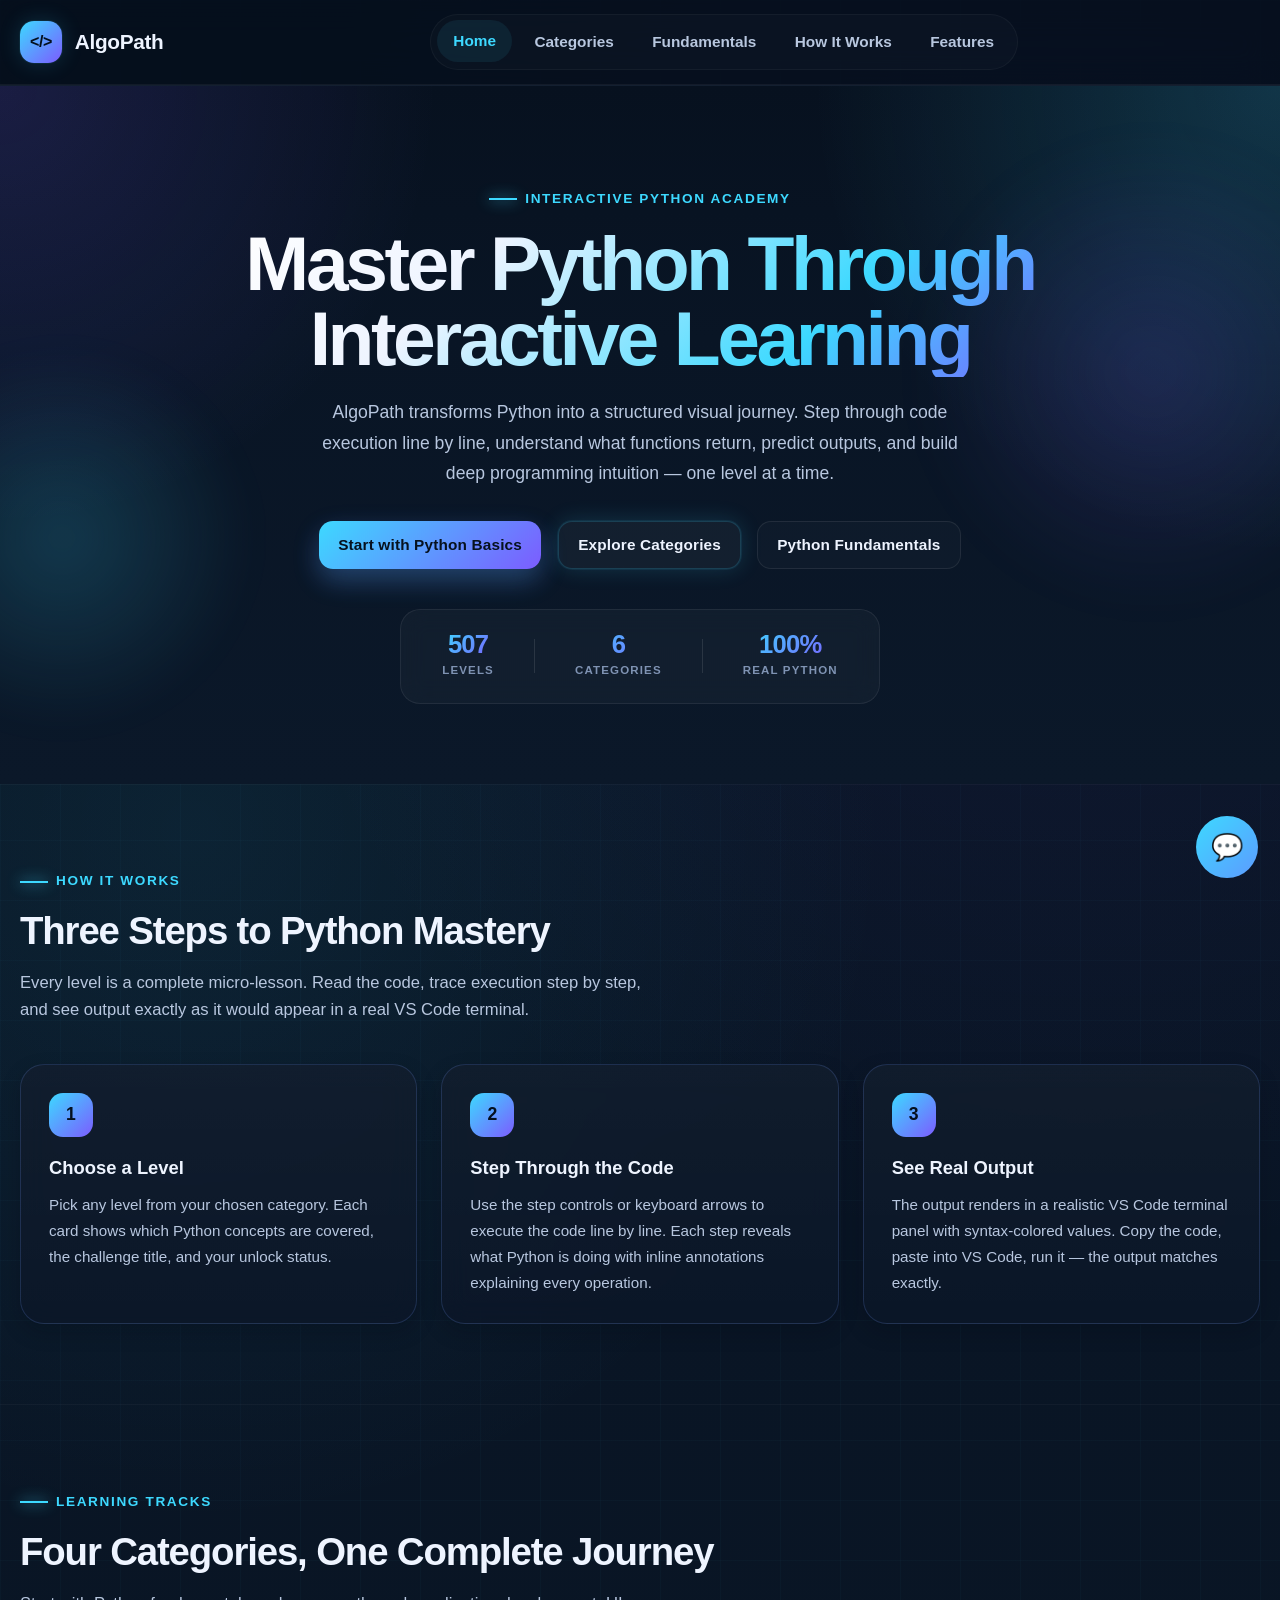
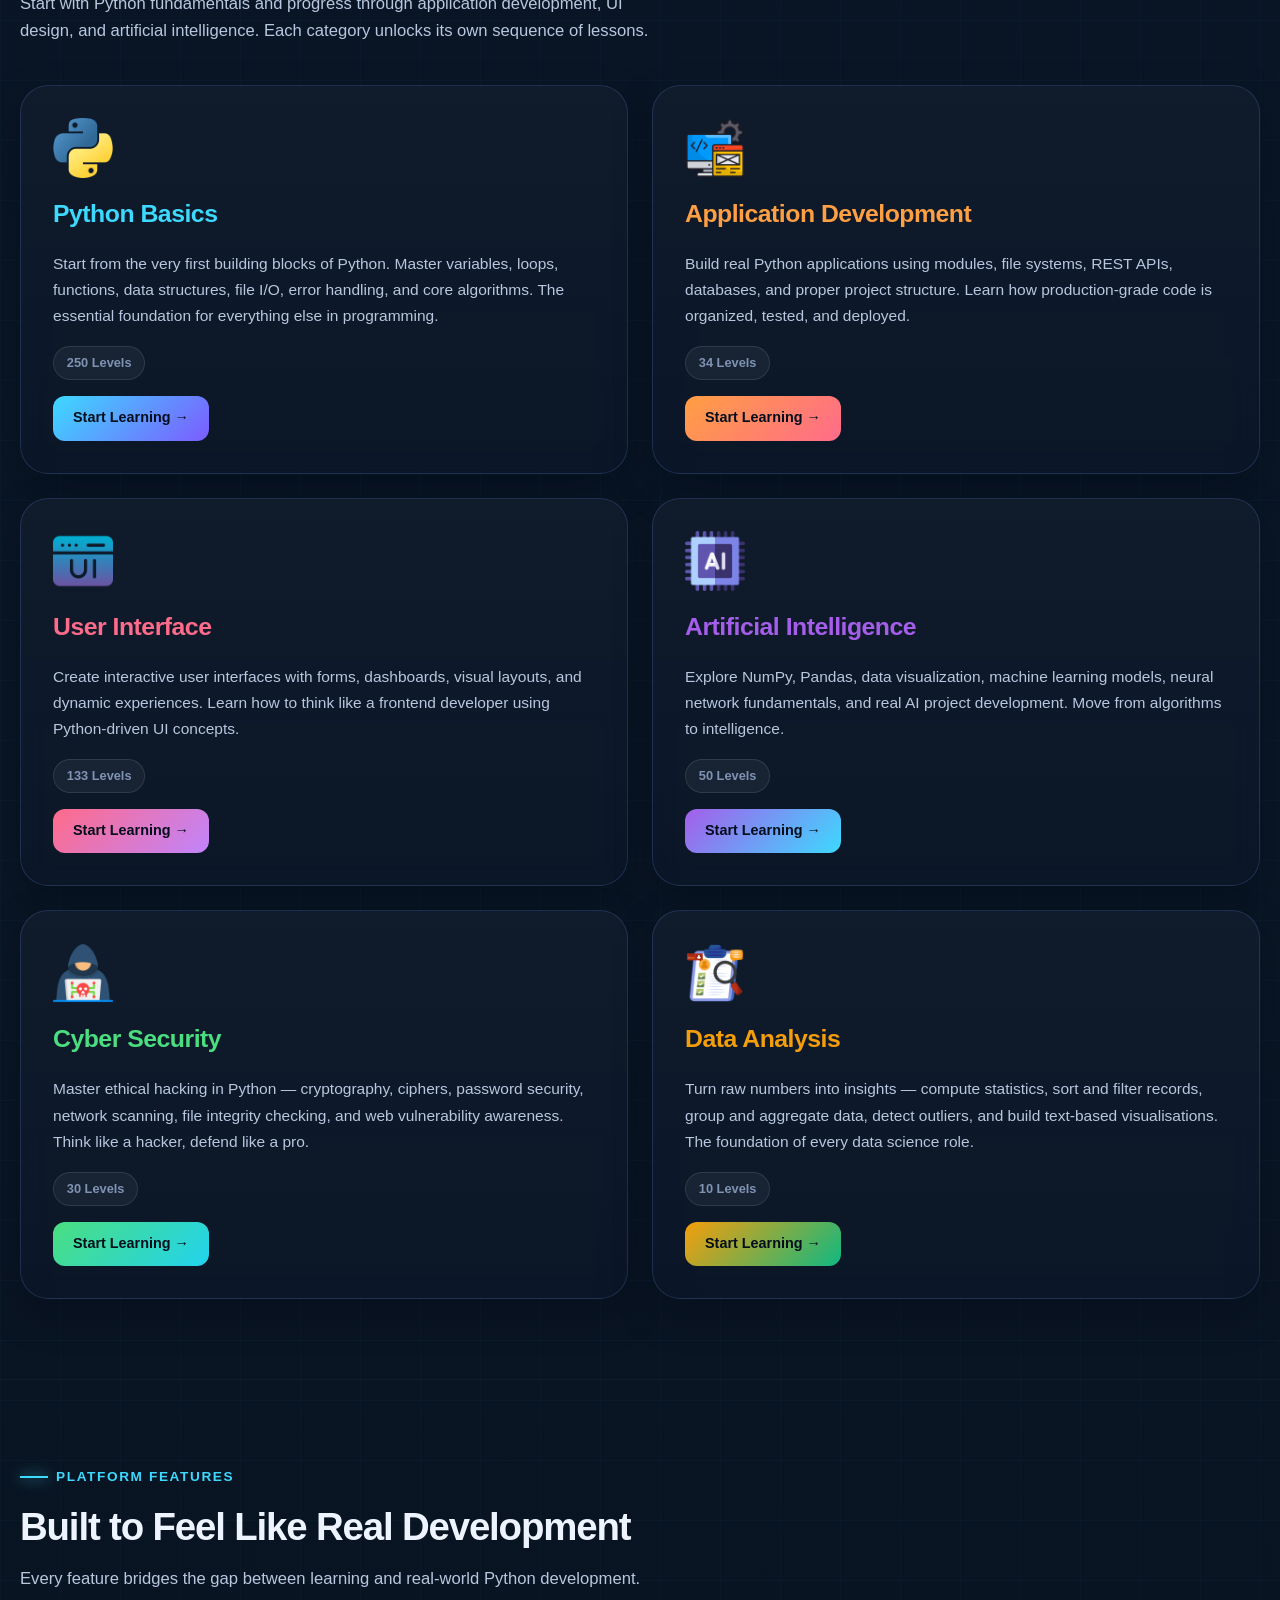
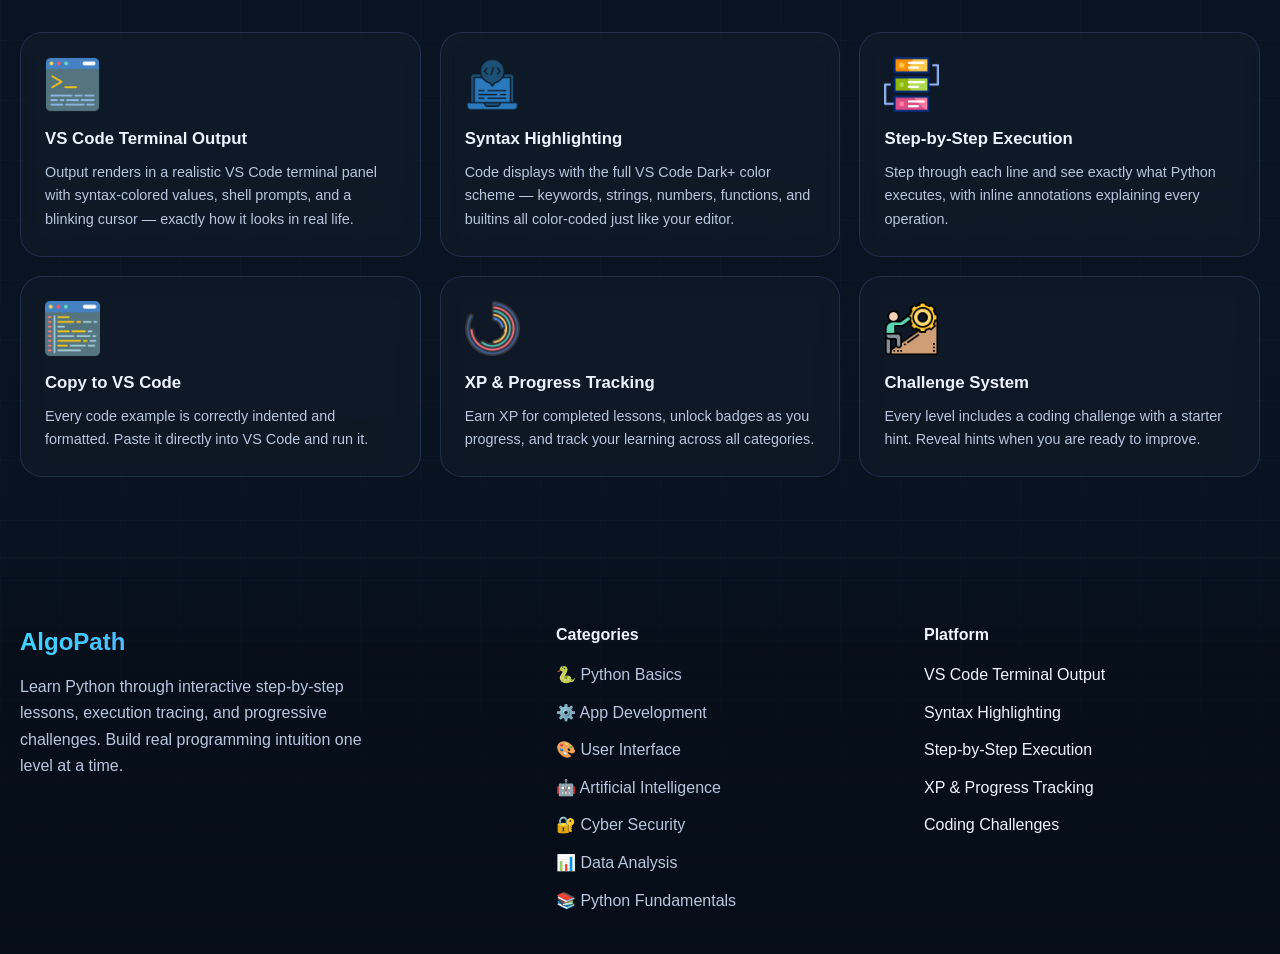
<file: index.html>
<!DOCTYPE html>
<html lang="en">
<head>
  <meta charset="UTF-8" />
  <meta http-equiv="X-UA-Compatible" content="IE=edge" />
  <meta name="viewport" content="width=device-width, initial-scale=1.0" />
  <meta name="description" content="AlgoPath – Learn Python Through Algorithms. A modern interactive platform for mastering Python through visual lessons, step-by-step execution, and coding challenges." />
  <title>AlgoPath – Learn Python Through Algorithms</title>
  <link rel="stylesheet" href="style.css" />
</head>
<body>

  <!-- Header -->
  <header class="site-header" id="home">
    <div class="container header-container">
      <div class="brand-area">
        <a href="index.html" class="brand-logo" aria-label="AlgoPath Home">
          <span class="brand-mark">&lt;/&gt;</span>
          <span class="brand-name">AlgoPath</span>
        </a>
      </div>
      <nav class="main-nav" aria-label="Main Navigation">
        <ul class="nav-list">
          <li><a href="index.html" class="nav-link is-active">Home</a></li>
          <li><a href="#categories" class="nav-link">Categories</a></li>
          <li><a href="python-fundamentals.html" class="nav-link">Fundamentals</a></li>
          <li><a href="#how" class="nav-link">How It Works</a></li>
          <li><a href="#features" class="nav-link">Features</a></li>
        </ul>
      </nav>
    </div>
  </header>

  <main>

    <!-- Hero -->
    <section class="home-hero" id="hero">
      <div class="container home-hero-content">
        <p class="section-label">Interactive Python Academy</p>
        <h1 class="home-hero-title">Master Python Through Interactive Learning</h1>
        <p class="home-hero-desc">
          AlgoPath transforms Python into a structured visual journey. Step through code
          execution line by line, understand what functions return, predict outputs, and
          build deep programming intuition — one level at a time.
        </p>
        <div class="home-hero-actions">
          <a href="python-basics.html" class="btn btn-primary">Start with Python Basics</a>
          <a href="#categories" class="btn btn-secondary">Explore Categories</a>
          <a href="python-fundamentals.html" class="btn btn-outline">Python Fundamentals</a>
        </div>
        <div class="home-hero-stats">
          <div>
            <span class="home-stat-val" data-level-total>507</span>
            <span class="home-stat-label">Levels</span>
          </div>
          <div class="home-stat-div"></div>
          <div>
            <span class="home-stat-val" data-category-total>6</span>
            <span class="home-stat-label">Categories</span>
          </div>
          <div class="home-stat-div"></div>
          <div>
            <span class="home-stat-val">100%</span>
            <span class="home-stat-label">Real Python</span>
          </div>
        </div>
      </div>
    </section>

    <!-- How It Works -->
    <section class="how-section" id="how">
      <div class="container">
        <div class="section-heading">
          <p class="section-label">How It Works</p>
          <h2 class="section-title">Three Steps to Python Mastery</h2>
          <p class="section-description">
            Every level is a complete micro-lesson. Read the code, trace execution step by step,
            and see output exactly as it would appear in a real VS Code terminal.
          </p>
        </div>
        <div class="how-steps">
          <div class="how-step">
            <span class="how-step-num">1</span>
            <h3 class="how-step-title">Choose a Level</h3>
            <p class="how-step-desc">Pick any level from your chosen category. Each card shows which Python concepts are covered, the challenge title, and your unlock status.</p>
          </div>
          <div class="how-step">
            <span class="how-step-num">2</span>
            <h3 class="how-step-title">Step Through the Code</h3>
            <p class="how-step-desc">Use the step controls or keyboard arrows to execute the code line by line. Each step reveals what Python is doing with inline annotations explaining every operation.</p>
          </div>
          <div class="how-step">
            <span class="how-step-num">3</span>
            <h3 class="how-step-title">See Real Output</h3>
            <p class="how-step-desc">The output renders in a realistic VS Code terminal panel with syntax-colored values. Copy the code, paste into VS Code, run it — the output matches exactly.</p>
          </div>
        </div>
      </div>
    </section>

    <!-- Categories -->
    <section class="categories-section" id="categories">
      <div class="container">
        <div class="section-heading">
          <p class="section-label">Learning Tracks</p>
          <h2 class="section-title">Four Categories, One Complete Journey</h2>
          <p class="section-description">
            Start with Python fundamentals and progress through application development,
            UI design, and artificial intelligence. Each category unlocks its own sequence of lessons.
          </p>
        </div>
        <div class="categories-grid">

          <a href="python-basics.html" class="cat-card cat-card-python">
            <span class="cat-card-icon">
                <img src="images/python.png" alt="Python Basics">
            </span>
            <h3 class="cat-card-title">Python Basics</h3>
            <p class="cat-card-desc">
              Start from the very first building blocks of Python. Master variables, loops,
              functions, data structures, file I/O, error handling, and core algorithms.
              The essential foundation for everything else in programming.
            </p>
            <div class="cat-card-meta">
              <span class="cat-card-count" data-level-count="python-basics">250 Levels</span>
            </div>
            <span class="cat-card-link">Start Learning →</span>
          </a>

          <a href="applications.html" class="cat-card cat-card-apps">
            <span class="cat-card-icon">
                <img src="images/application.png" alt="Application Development">
            </span>
            <h3 class="cat-card-title">Application Development</h3>
            <p class="cat-card-desc">
              Build real Python applications using modules, file systems, REST APIs,
              databases, and proper project structure. Learn how production-grade code
              is organized, tested, and deployed.
            </p>
            <div class="cat-card-meta">
              <span class="cat-card-count" data-level-count="applications">34 Levels</span>
            </div>
            <span class="cat-card-link">Start Learning →</span>
          </a>

          <a href="user-interface.html" class="cat-card cat-card-ui">
            <span class="cat-card-icon">
                <img src="images/ui.png" alt="User Interface">
            </span>
            <h3 class="cat-card-title">User Interface</h3>
            <p class="cat-card-desc">
              Create interactive user interfaces with forms, dashboards, visual layouts,
              and dynamic experiences. Learn how to think like a frontend developer
              using Python-driven UI concepts.
            </p>
            <div class="cat-card-meta">
              <span class="cat-card-count" data-level-count="user-interface">133 Levels</span>
            </div>
            <span class="cat-card-link">Start Learning →</span>
          </a>

          <a href="ai.html" class="cat-card cat-card-ai">
            <span class="cat-card-icon">
                <img src="images/ai.png" alt="Artificial Intelligence">
            </span>
            <h3 class="cat-card-title">Artificial Intelligence</h3>
            <p class="cat-card-desc">
              Explore NumPy, Pandas, data visualization, machine learning models,
              neural network fundamentals, and real AI project development. Move
              from algorithms to intelligence.
            </p>
            <div class="cat-card-meta">
              <span class="cat-card-count" data-level-count="artificial-intelligence">50 Levels</span>
            </div>
            <span class="cat-card-link">Start Learning →</span>
          </a>

          <a href="cyber-security.html" class="cat-card cat-card-cyber">
            <span class="cat-card-icon">
                <img src="images/cyber-security.png" alt="Cyber Security">
            </span>
            <h3 class="cat-card-title">Cyber Security</h3>
            <p class="cat-card-desc">
              Master ethical hacking in Python — cryptography, ciphers, password
              security, network scanning, file integrity checking, and web
              vulnerability awareness. Think like a hacker, defend like a pro.
            </p>
            <div class="cat-card-meta">
              <span class="cat-card-count" data-level-count="cyber-security">30 Levels</span>
            </div>
            <span class="cat-card-link">Start Learning →</span>
          </a>

          <a href="data-analysis.html" class="cat-card cat-card-data">
            <span class="cat-card-icon">
                <img src="images/data-analysis.png" alt="Data Analysis">
            </span>
            <h3 class="cat-card-title">Data Analysis</h3>
            <p class="cat-card-desc">
              Turn raw numbers into insights — compute statistics, sort and filter
              records, group and aggregate data, detect outliers, and build
              text-based visualisations. The foundation of every data science role.
            </p>
            <div class="cat-card-meta">
              <span class="cat-card-count" data-level-count="data-analysis">10 Levels</span>
            </div>
            <span class="cat-card-link">Start Learning →</span>
          </a>

        </div>
      </div>
    </section>

    <!-- Features -->
    <section class="features-section" id="features">
      <div class="container">
        <div class="section-heading">
          <p class="section-label">Platform Features</p>
          <h2 class="section-title">Built to Feel Like Real Development</h2>
          <p class="section-description">
            Every feature bridges the gap between learning and real-world Python development.
          </p>
        </div>

        <div class="features-grid">

          <div class="feature-card">
            <span class="feature-icon">
              <img src="images/terminal.png" alt="VS Code Terminal">
            </span>
            <h3 class="feature-title">VS Code Terminal Output</h3>
            <p class="feature-desc">
              Output renders in a realistic VS Code terminal panel with syntax-colored values,
              shell prompts, and a blinking cursor — exactly how it looks in real life.
            </p>
          </div>


          <div class="feature-card">
            <span class="feature-icon">
              <img src="images/syntax.png" alt="Syntax Highlighting">
            </span>
            <h3 class="feature-title">Syntax Highlighting</h3>
            <p class="feature-desc">
              Code displays with the full VS Code Dark+ color scheme — keywords, strings,
              numbers, functions, and builtins all color-coded just like your editor.
            </p>
          </div>


          <div class="feature-card">
            <span class="feature-icon">
              <img src="images/execution.png" alt="Step by Step Execution">
            </span>
            <h3 class="feature-title">Step-by-Step Execution</h3>
            <p class="feature-desc">
              Step through each line and see exactly what Python executes,
              with inline annotations explaining every operation.
            </p>
          </div>


          <div class="feature-card">
            <span class="feature-icon">
              <img src="images/copy-code.png" alt="Copy Code">
            </span>
            <h3 class="feature-title">Copy to VS Code</h3>
            <p class="feature-desc">
              Every code example is correctly indented and formatted.
              Paste it directly into VS Code and run it.
            </p>
          </div>


          <div class="feature-card">
            <span class="feature-icon">
              <img src="images/progress.png" alt="Progress Tracking">
            </span>
            <h3 class="feature-title">XP &amp; Progress Tracking</h3>
            <p class="feature-desc">
              Earn XP for completed lessons, unlock badges as you progress,
              and track your learning across all categories.
            </p>
          </div>


          <div class="feature-card">
            <span class="feature-icon">
              <img src="images/challenge.png" alt="Challenge System">
            </span>
            <h3 class="feature-title">Challenge System</h3>
            <p class="feature-desc">
              Every level includes a coding challenge with a starter hint.
              Reveal hints when you are ready to improve.
            </p>
          </div>

        </div>
      </div>
    </section>

  </main>

  <!-- Footer -->
  <footer class="site-footer">
    <div class="container footer-container">
      <div class="footer-brand">
        <h3 class="footer-logo">AlgoPath</h3>
        <p class="footer-statement">
          Learn Python through interactive step-by-step lessons, execution tracing,
          and progressive challenges. Build real programming intuition one level at a time.
        </p>
      </div>
      <div class="footer-links">
        <h4 class="footer-heading">Categories</h4>
        <ul class="footer-list">
          <li><a href="python-basics.html">🐍 Python Basics</a></li>
          <li><a href="applications.html">⚙️ App Development</a></li>
          <li><a href="user-interface.html">🎨 User Interface</a></li>
          <li><a href="ai.html">🤖 Artificial Intelligence</a></li>
          <li><a href="cyber-security.html">🔐 Cyber Security</a></li>
          <li><a href="data-analysis.html">📊 Data Analysis</a></li>
          <li><a href="python-fundamentals.html">📚 Python Fundamentals</a></li>
        </ul>
      </div>
      <div class="footer-contact">
        <h4 class="footer-heading">Platform</h4>
        <ul class="footer-list">
          <li>VS Code Terminal Output</li>
          <li>Syntax Highlighting</li>
          <li>Step-by-Step Execution</li>
          <li>XP &amp; Progress Tracking</li>
          <li>Coding Challenges</li>
        </ul>
      </div>
    </div>
  </footer>

  <script src="script.js"></script>
  <script src="chat-tutor.js"></script>
</body>
</html>
</file>
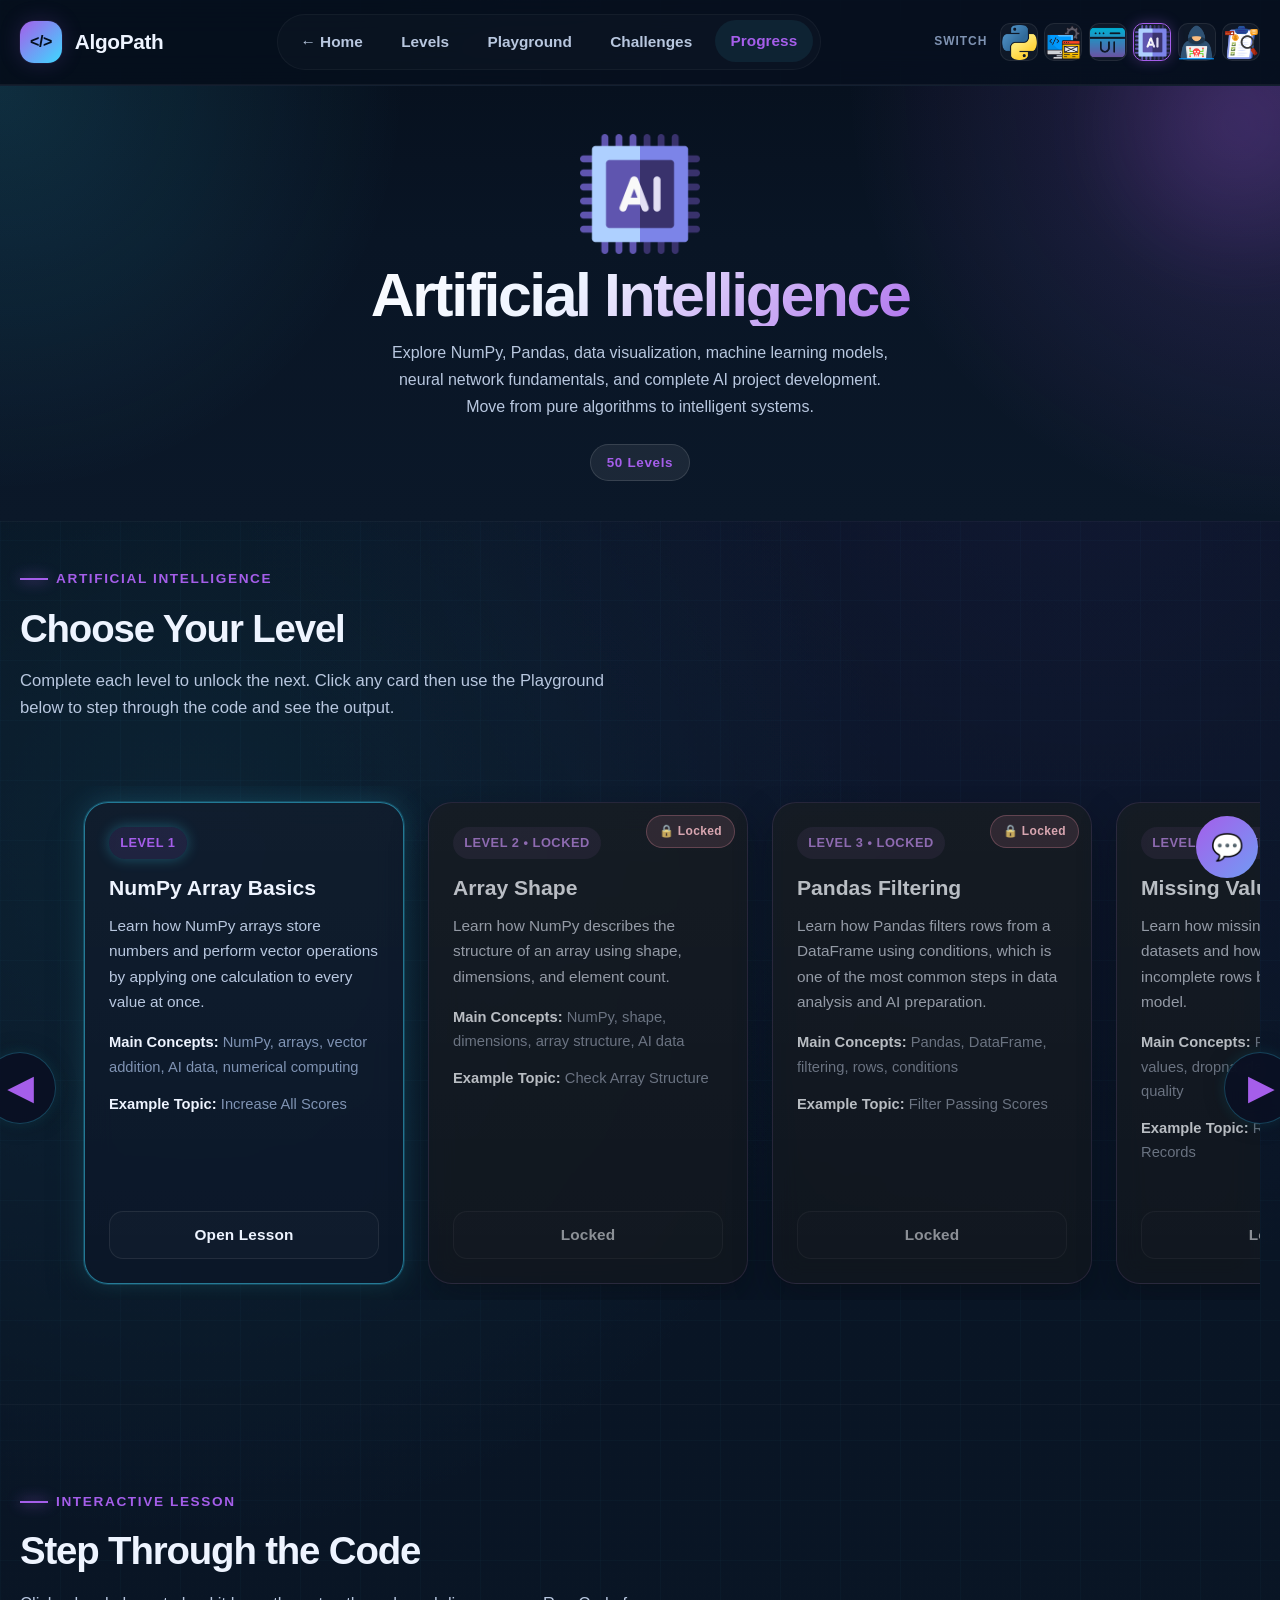
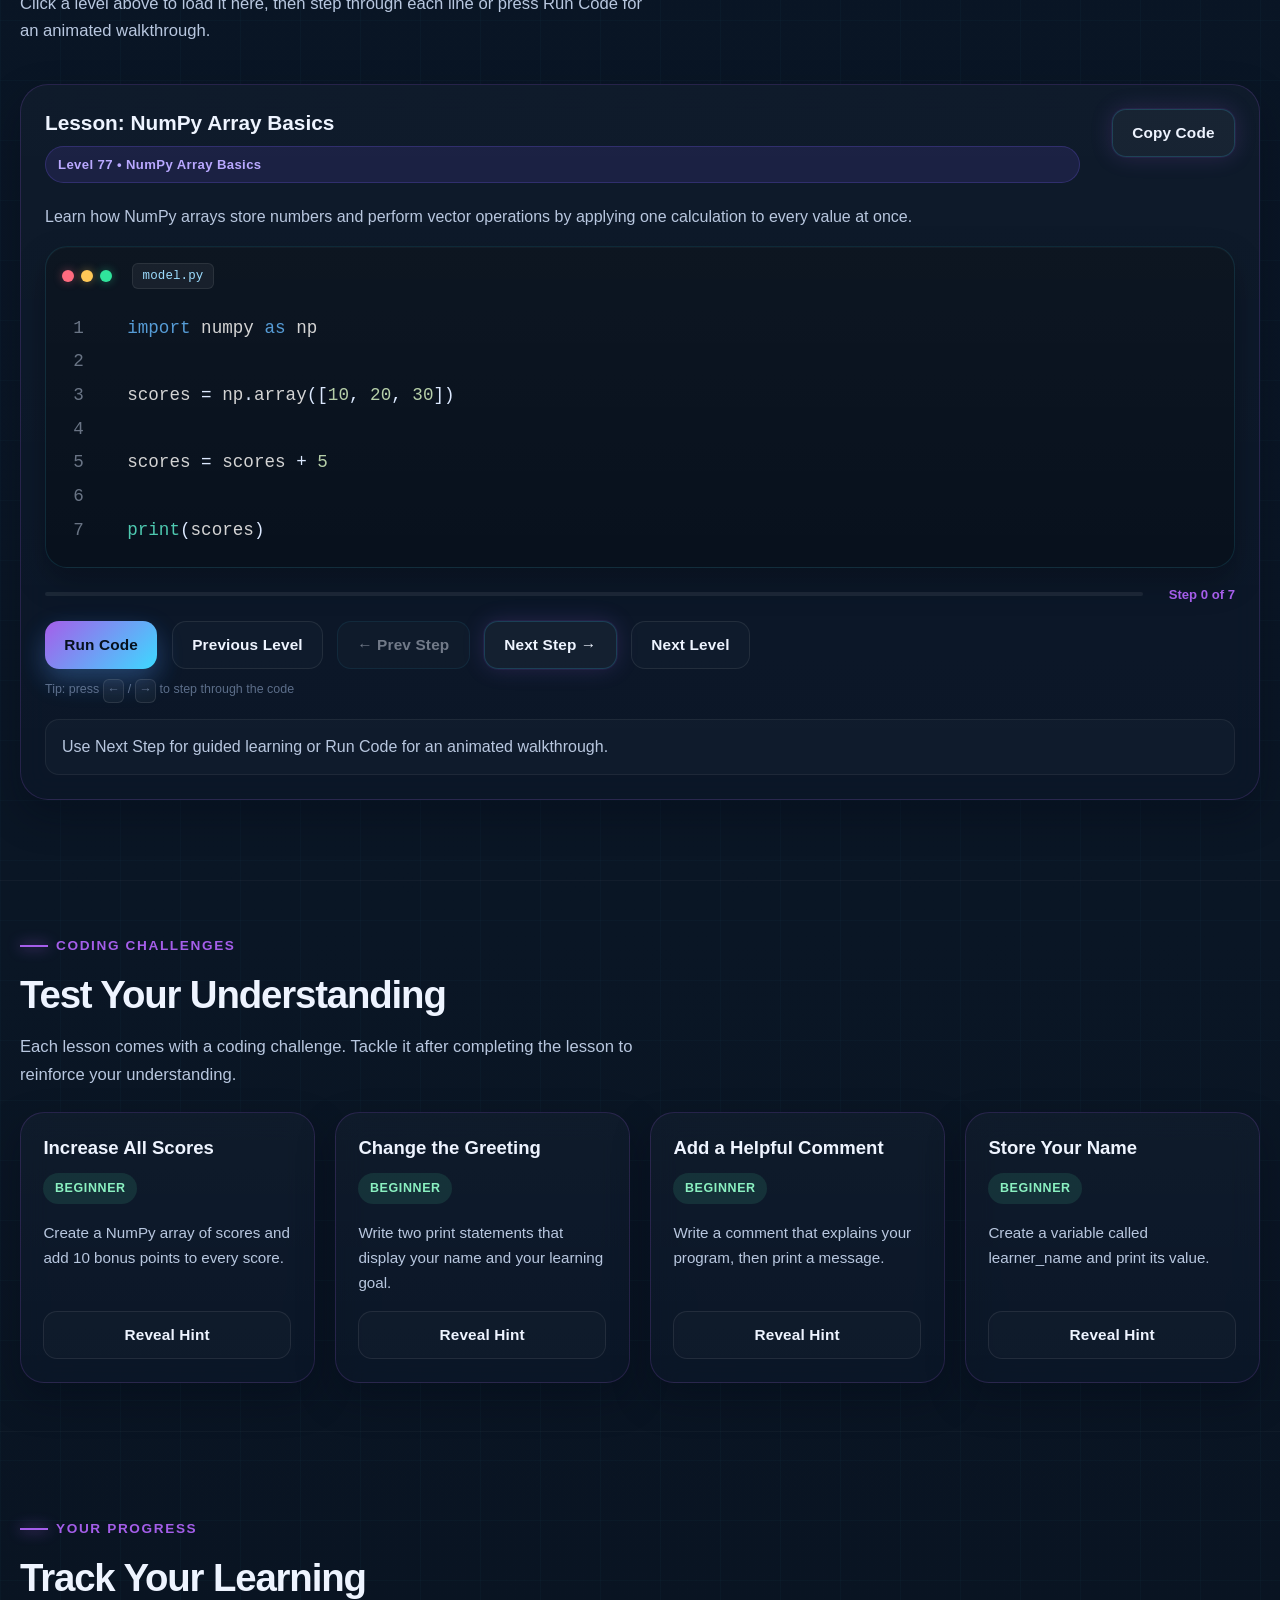
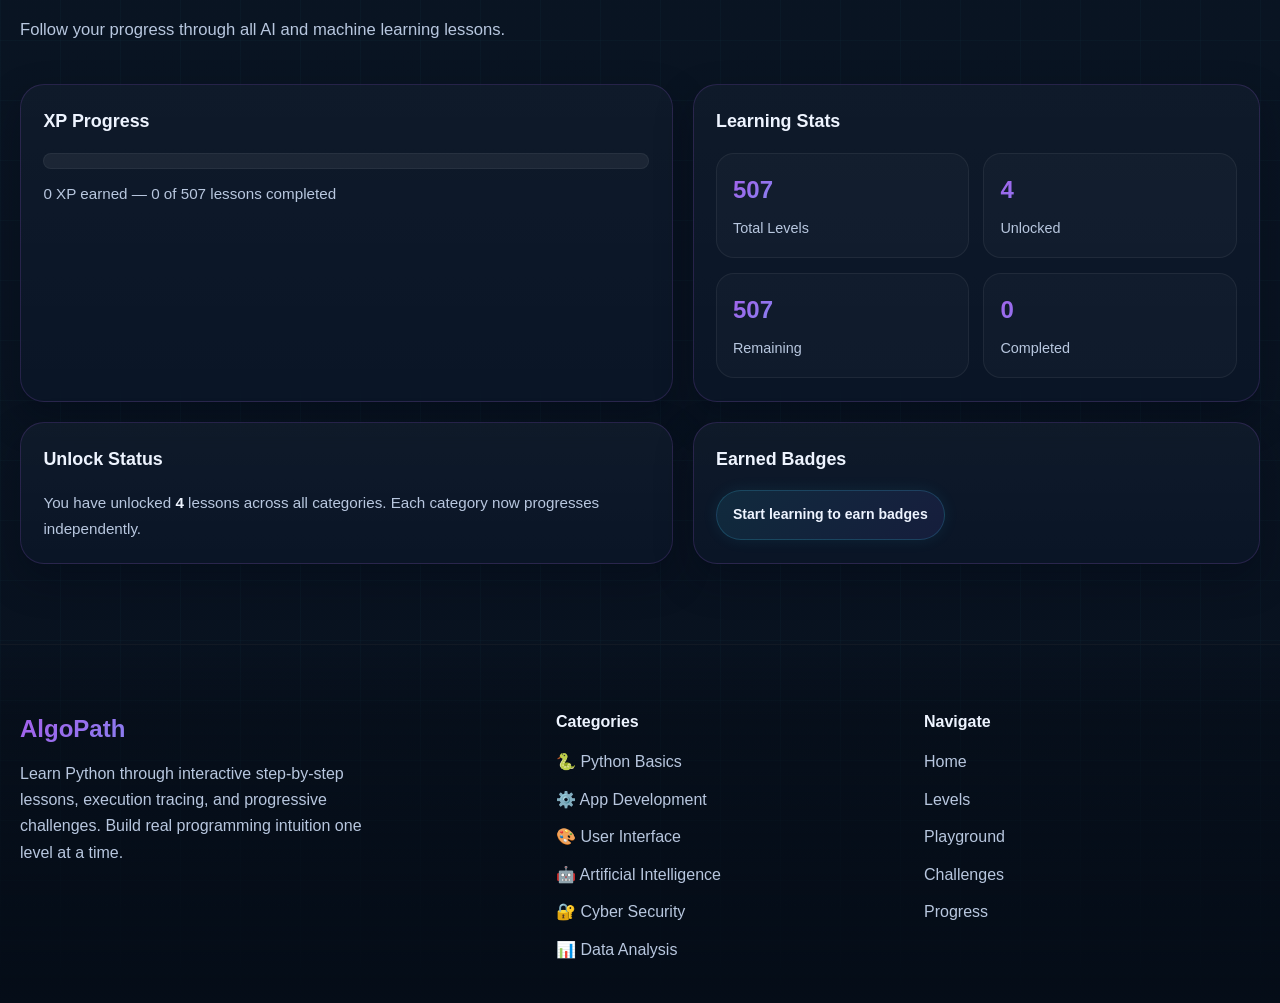
<file: ai.html>
<!DOCTYPE html>
<html lang="en">
<head>
  <meta charset="UTF-8" />
  <meta http-equiv="X-UA-Compatible" content="IE=edge" />
  <meta name="viewport" content="width=device-width, initial-scale=1.0" />
  <meta name="description" content="Artificial Intelligence – AlgoPath. Explore NumPy, Pandas, machine learning, neural networks, and AI projects through interactive Python lessons." />
  <title>Artificial Intelligence – AlgoPath</title>
  <link rel="stylesheet" href="style.css" />
  <style>
    /* ── Artificial Intelligence theme: violet / purple ── */
    :root {
      --accent-primary:   #a55eea;
      --accent-secondary: #3dd9ff;
      --accent-tertiary:  #be8ef0;
      --border-color:     rgba(165, 94, 234, 0.18);
      --border-strong:    rgba(165, 94, 234, 0.38);
      --glow-primary:     0 0 0 1px rgba(165,94,234,0.08), 0 0 22px rgba(165,94,234,0.18);
      --glow-secondary:   0 0 0 1px rgba(61,217,255,0.12), 0 0 24px rgba(61,217,255,0.16);
      --gradient-primary: linear-gradient(135deg, #a55eea 0%, #3dd9ff 100%);
      --gradient-secondary: linear-gradient(135deg, rgba(165,94,234,0.12), rgba(61,217,255,0.14));
      --gradient-hero:
        radial-gradient(circle at top right, rgba(165,94,234,0.22), transparent 32%),
        radial-gradient(circle at top left,  rgba(61,217,255,0.14), transparent 30%),
        linear-gradient(180deg, #07111f 0%, #091525 36%, #0b1829 100%);
    }
    .cat-switch-link.is-active {
      border-color: #a55eea;
      box-shadow: 0 0 14px rgba(165,94,234,0.32);
    }
  </style>
</head>
<body data-page-category="artificial-intelligence">

  <!-- Header -->
  <header class="site-header">
    <div class="container header-container">
      <div class="brand-area">
        <a href="index.html" class="brand-logo" aria-label="AlgoPath Home">
          <span class="brand-mark">&lt;/&gt;</span>
          <span class="brand-name">AlgoPath</span>
        </a>
      </div>
      <nav class="main-nav" aria-label="Page Navigation">
        <ul class="nav-list">
          <li><a href="index.html" class="nav-link">← Home</a></li>
          <li><a href="#levels" class="nav-link">Levels</a></li>
          <li><a href="#playground" class="nav-link">Playground</a></li>
          <li><a href="#challenges" class="nav-link">Challenges</a></li>
          <li><a href="#progress" class="nav-link">Progress</a></li>
        </ul>
      </nav>
      <div class="cat-switch">
        <span class="cat-switch-label">Switch</span>
        <a href="python-basics.html" class="cat-switch-link" title="Python Basics">
          <img src="images/python.png" alt="Python Basics">
        </a>
        <a href="applications.html" class="cat-switch-link" title="App Development">
          <img src="images/application.png" alt="Application Development">
        </a>
        <a href="user-interface.html" class="cat-switch-link" title="User Interface">
          <img src="images/ui.png" alt="User Interface">
        </a>
        <a href="ai.html" class="cat-switch-link is-active" title="Artificial Intelligence">
          <img src="images/ai.png" alt="Artificial Intelligence">
        </a>
        <a href="cyber-security.html" class="cat-switch-link" title="Cyber Security">
          <img src="images/cyber-security.png" alt="Cyber Security">
        </a>
        <a href="data-analysis.html" class="cat-switch-link" title="Data Analysis">
          <img src="images/data-analysis.png" alt="Data Analysis">
        </a>
      </div>
    </div>
  </header>

  <main>

    <!-- Category Hero -->
    <section class="cat-hero-section">
      <div class="container cat-hero-inner">

        <span class="cat-hero-icon-large">
          <img src="images/ai.png" alt="Artificial Intelligence">
        </span>

        <h1 class="cat-hero-title">Artificial Intelligence</h1>

        <p class="cat-hero-desc">
          Explore NumPy, Pandas, data visualization, machine learning models,
          neural network fundamentals, and complete AI project development.
          Move from pure algorithms to intelligent systems.
        </p>

        <div class="cat-hero-meta">
          <span class="cat-hero-count" data-level-count="artificial-intelligence">50 Levels</span>
        </div>

      </div>
    </section>
    
    <!-- Levels Row -->
    <section class="cat-levels-section" id="levels">
      <div class="container">
        <div class="section-heading">
          <p class="section-label">Artificial Intelligence</p>
          <h2 class="section-title">Choose Your Level</h2>
          <p class="section-description">
            Complete each level to unlock the next. Click any card then use the
            Playground below to step through the code and see the output.
          </p>
        </div>
        <div class="level-category" data-category="artificial-intelligence">
          <div class="category-header">
            <div class="category-navigation">
              <button class="category-arrow category-arrow-left"
                data-scroll-target="artificial-intelligence-grid"
                data-direction="left">◀</button>
              <button class="category-arrow category-arrow-right"
                data-scroll-target="artificial-intelligence-grid"
                data-direction="right">▶</button>
            </div>
          </div>
          <div class="levels-row" id="artificial-intelligence-grid"></div>
        </div>
      </div>
    </section>

    <!-- Lesson Playground -->
    <section class="demo-section" id="playground">
      <div class="container">
        <div class="section-heading">
          <p class="section-label">Interactive Lesson</p>
          <h2 class="section-title">Step Through the Code</h2>
          <p class="section-description">
            Click a level above to load it here, then step through each line or
            press Run Code for an animated walkthrough.
          </p>
        </div>
        <div class="demo-layout">
          <article class="lesson-panel">
            <div class="panel-header">
              <div class="lesson-header-text">
                <h3 class="panel-title">Select a level above to begin</h3>
                <span class="lesson-tag">AI &amp; Machine Learning</span>
              </div>
              <button class="btn btn-secondary" id="copy-code-btn" type="button">Copy Code</button>
            </div>

            <div class="code-display-box" aria-label="Python Code Display">
              <div class="code-display-topbar">
                <span class="window-dot dot-red"></span>
                <span class="window-dot dot-yellow"></span>
                <span class="window-dot dot-green"></span>
                <span class="code-filename">model.py</span>
              </div>
              <pre class="python-code"><code></code></pre>
              <div class="vsc-terminal" id="code-output-section" style="display:none;">
                <div class="vsc-terminal-bar">
                  <div class="vsc-terminal-tabs">
                    <span class="vsc-terminal-dot vsc-dot-red"></span>
                    <span class="vsc-terminal-dot vsc-dot-yellow"></span>
                    <span class="vsc-terminal-dot vsc-dot-green"></span>
                    <span class="vsc-terminal-tab-label">TERMINAL</span>
                  </div>
                  <span class="vsc-terminal-cmd">python&nbsp;model.py</span>
                </div>
                <div class="vsc-terminal-body">
                  <div class="vsc-terminal-prompt-row">
                    <span class="vsc-term-ps">PS</span>
                    <span class="vsc-term-path">&nbsp;C:\AlgoPath&gt;</span>
                    <span class="vsc-term-cmd">&nbsp;python model.py</span>
                  </div>
                  <div class="vsc-terminal-output" id="output-value"></div>
                  <div class="vsc-terminal-cursor-row">
                    <span class="vsc-term-ps">PS</span>
                    <span class="vsc-term-path">&nbsp;C:\AlgoPath&gt;</span>
                    <span class="vsc-terminal-cursor">▌</span>
                  </div>
                </div>
              </div>
            </div>

            <div class="step-progress-wrap">
              <div class="step-progress-bar" id="step-progress-bar">
                <div class="step-progress-fill" id="step-progress-fill"></div>
              </div>
              <span class="step-counter" id="step-counter">Ready</span>
            </div>

            <div class="lesson-controls">
              <button class="btn btn-primary" id="run-code-btn">Run Code</button>
              <button class="btn btn-outline" id="prev-level-btn">Previous Level</button>
              <button class="btn btn-secondary" id="prev-step-btn">← Prev Step</button>
              <button class="btn btn-secondary" id="next-step-btn">Next Step →</button>
              <button class="btn btn-outline" id="next-level-btn">Next Level</button>
            </div>
            <p class="keyboard-hint">Tip: press <kbd>←</kbd> / <kbd>→</kbd> to step through the code</p>
          </article>
        </div>
      </div>
    </section>

    <!-- Challenges -->
    <section class="challenges-section" id="challenges">
      <div class="container">
        <div class="section-heading">
          <p class="section-label">Coding Challenges</p>
          <h2 class="section-title">Test Your Understanding</h2>
          <p class="section-description">
            Each lesson comes with a coding challenge. Tackle it after completing
            the lesson to reinforce your understanding.
          </p>
        </div>
        <div class="challenges-grid"></div>
      </div>
    </section>

    <!-- Progress -->
    <section class="progress-section" id="progress">
      <div class="container">
        <div class="section-heading">
          <p class="section-label">Your Progress</p>
          <h2 class="section-title">Track Your Learning</h2>
          <p class="section-description">
            Follow your progress through all AI and machine learning lessons.
          </p>
        </div>
        <div class="progress-layout">
          <article class="progress-card xp-card">
            <h3 class="progress-title">XP Progress</h3>
            <div class="xp-bar-wrapper">
              <div class="xp-bar"><div class="xp-fill" style="width:0%;"></div></div>
              <p class="xp-text">0 XP earned</p>
            </div>
          </article>
          <article class="progress-card stats-card">
            <h3 class="progress-title">Learning Stats</h3>
            <div class="stats-grid">
              <div class="stat-box"><span class="stat-number">0</span><span class="stat-label">Total Levels</span></div>
              <div class="stat-box"><span class="stat-number">0</span><span class="stat-label">Unlocked</span></div>
              <div class="stat-box"><span class="stat-number">0</span><span class="stat-label">Remaining</span></div>
              <div class="stat-box"><span class="stat-number">0</span><span class="stat-label">Completed</span></div>
            </div>
          </article>
          <article class="progress-card unlock-card">
            <h3 class="progress-title">Unlock Status</h3>
            <p class="unlock-text">Complete each level to unlock the next one.</p>
          </article>
          <article class="progress-card badges-card">
            <h3 class="progress-title">Earned Badges</h3>
            <div class="badges-grid"><div class="badge-item">Start learning to earn badges</div></div>
          </article>
        </div>
      </div>
    </section>

  </main>

  <!-- Footer -->
  <footer class="site-footer">
    <div class="container footer-container">
      <div class="footer-brand">
        <h3 class="footer-logo">AlgoPath</h3>
        <p class="footer-statement">
          Learn Python through interactive step-by-step lessons, execution tracing,
          and progressive challenges. Build real programming intuition one level at a time.
        </p>
      </div>
      <div class="footer-links">
        <h4 class="footer-heading">Categories</h4>
        <ul class="footer-list">
          <li><a href="python-basics.html">🐍 Python Basics</a></li>
          <li><a href="applications.html">⚙️ App Development</a></li>
          <li><a href="user-interface.html">🎨 User Interface</a></li>
          <li><a href="ai.html">🤖 Artificial Intelligence</a></li>
          <li><a href="cyber-security.html">🔐 Cyber Security</a></li>
          <li><a href="data-analysis.html">📊 Data Analysis</a></li>
        </ul>
      </div>
      <div class="footer-contact">
        <h4 class="footer-heading">Navigate</h4>
        <ul class="footer-list">
          <li><a href="index.html">Home</a></li>
          <li><a href="#levels">Levels</a></li>
          <li><a href="#playground">Playground</a></li>
          <li><a href="#challenges">Challenges</a></li>
          <li><a href="#progress">Progress</a></li>
        </ul>
      </div>
    </div>
  </footer>

  <script src="script.js"></script>
  <script src="chat-tutor.js"></script>
</body>
</html>
</file>
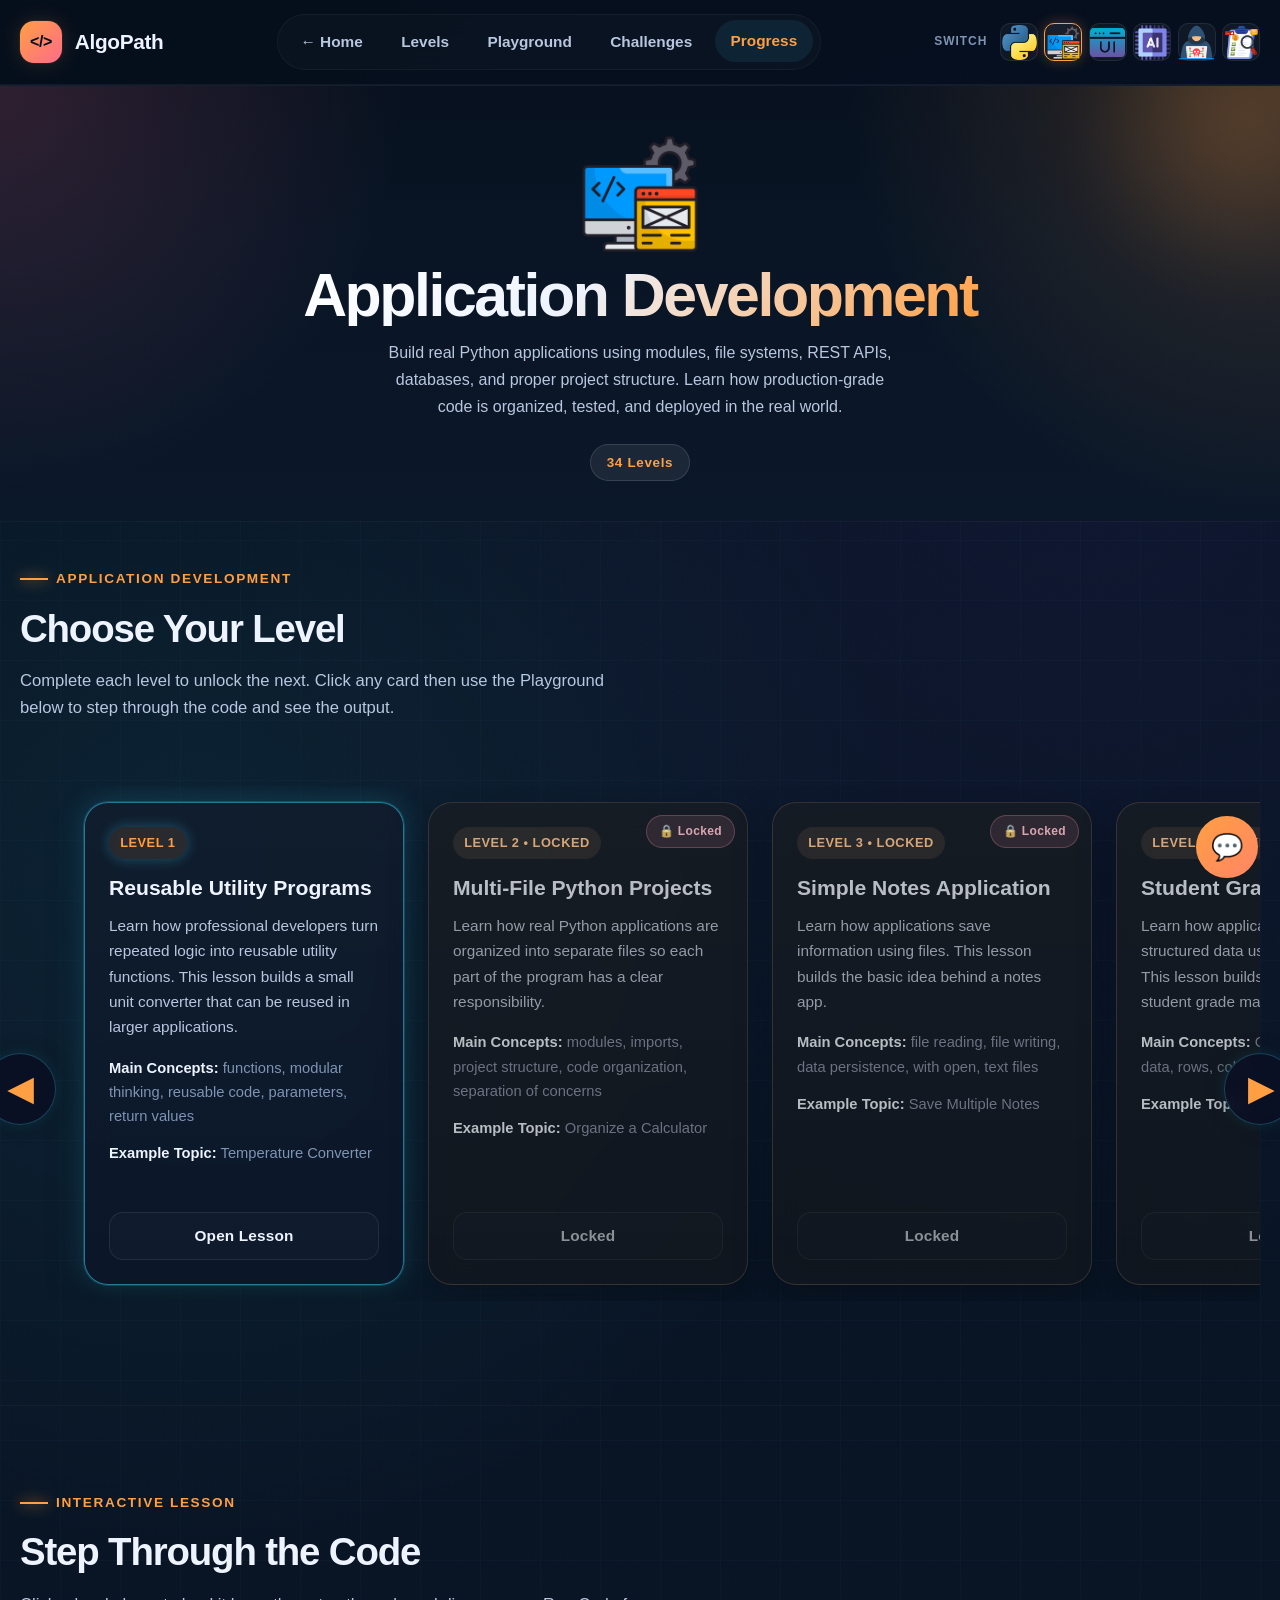
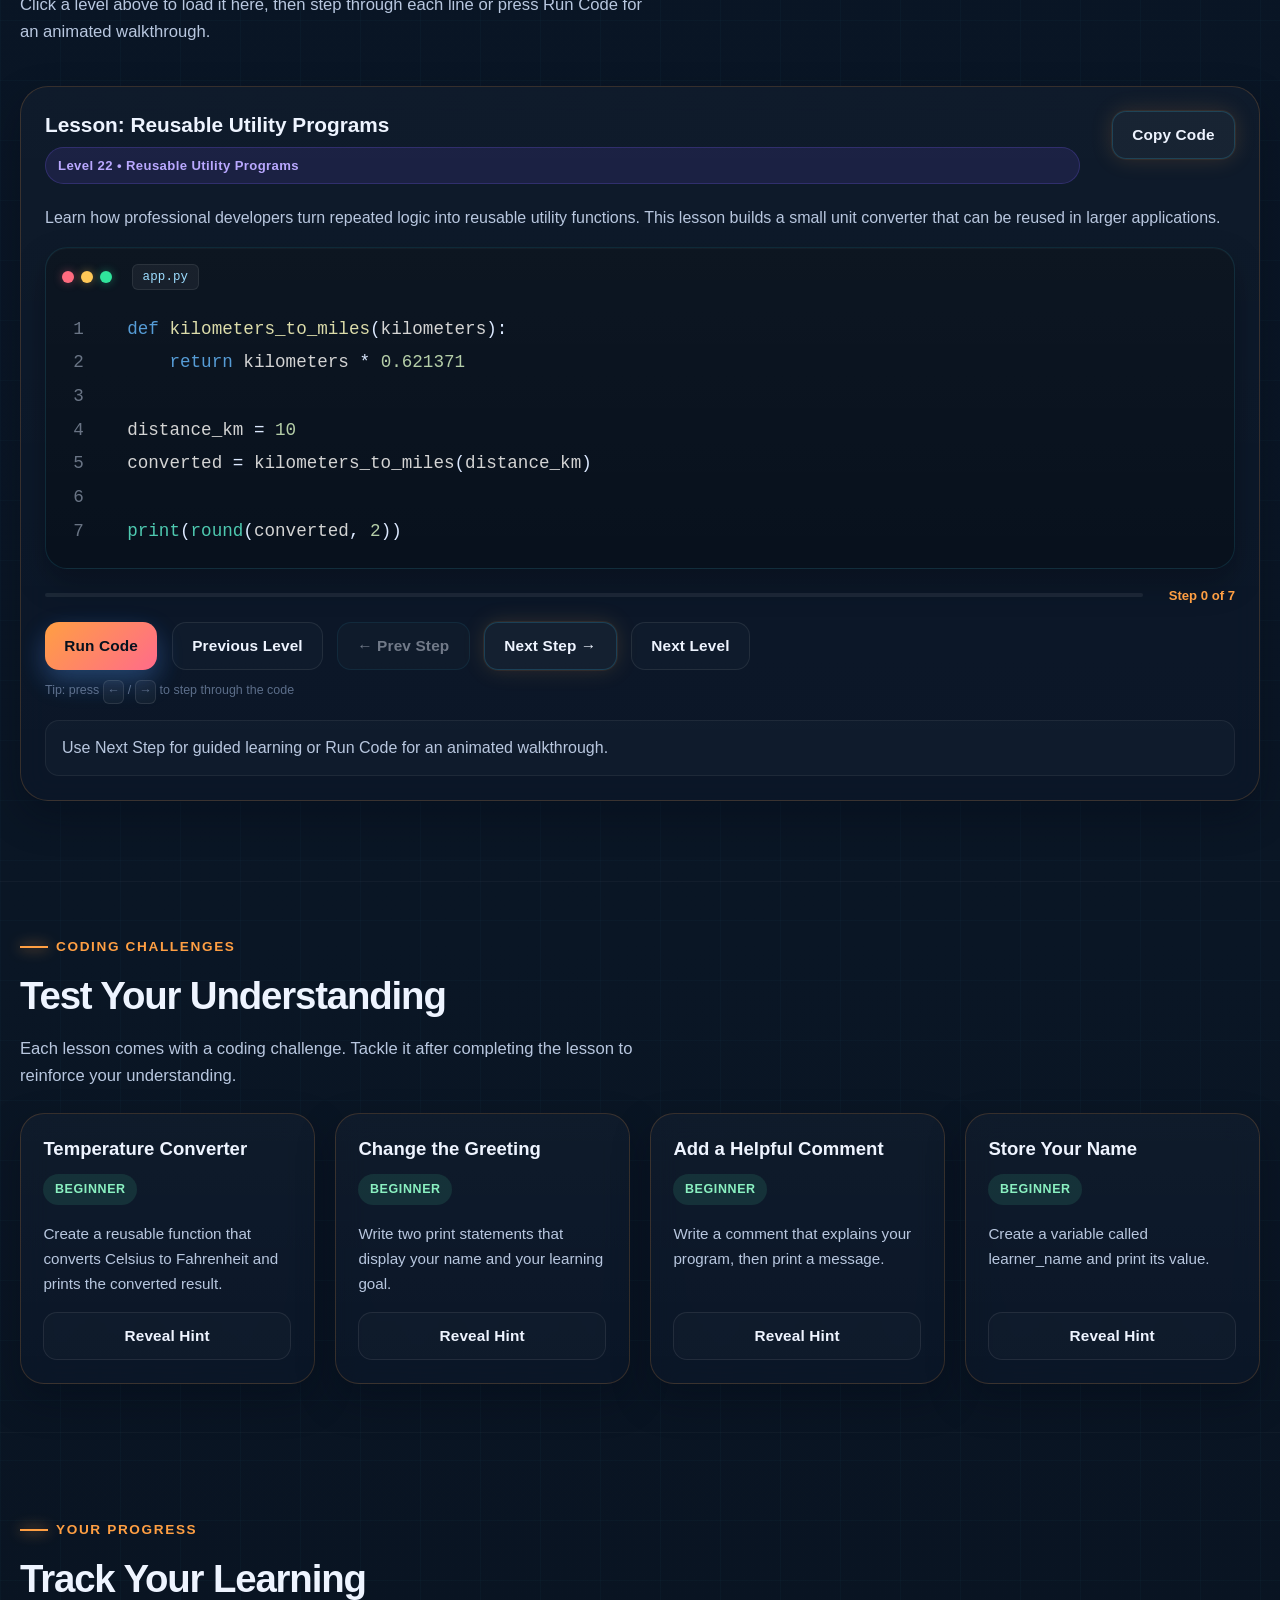
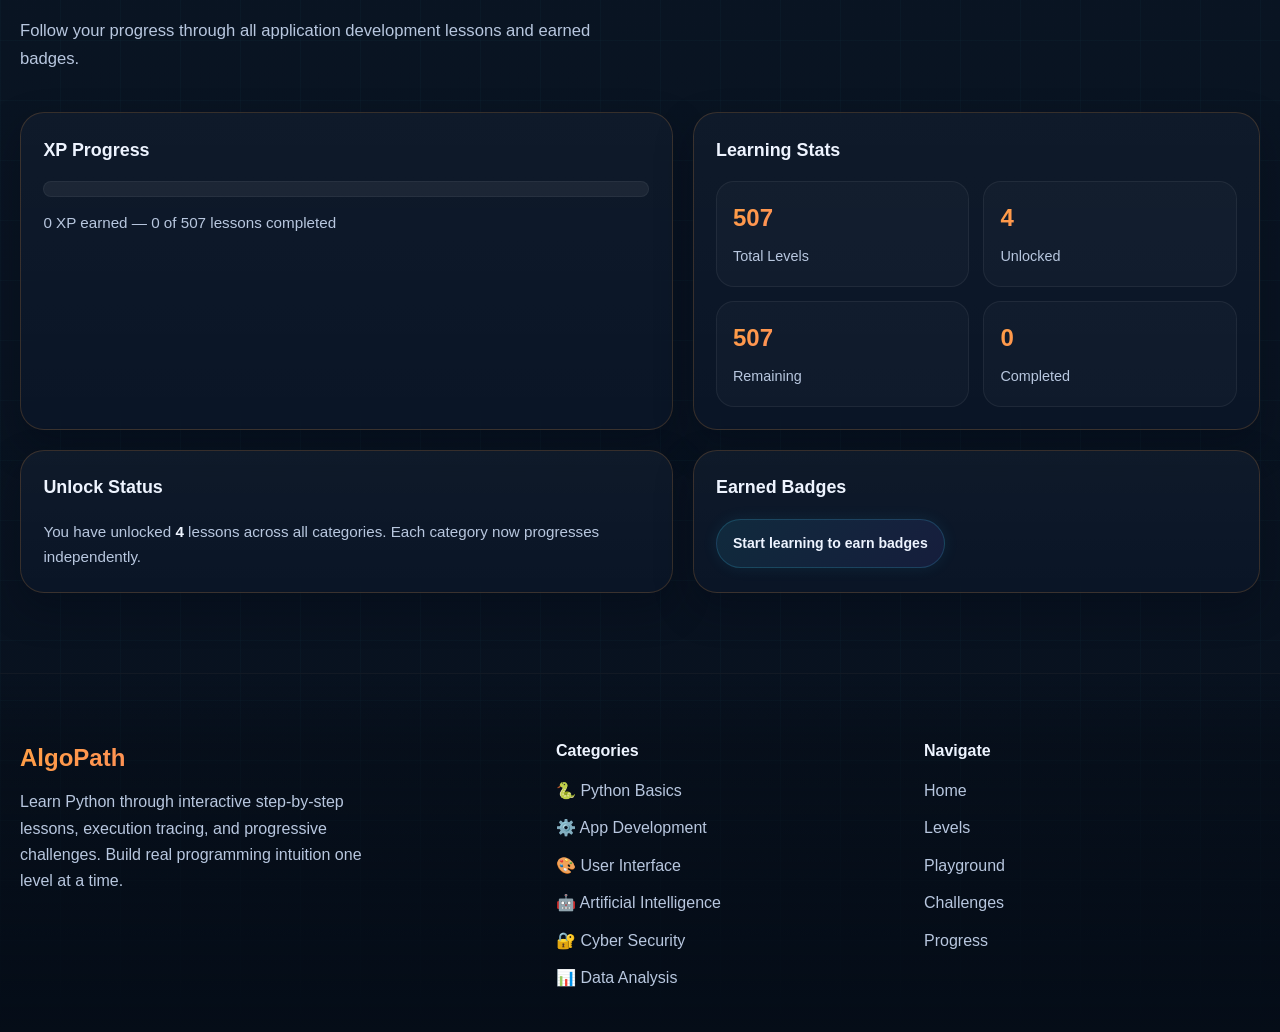
<file: applications.html>
<!DOCTYPE html>
<html lang="en">
<head>
  <meta charset="UTF-8" />
  <meta http-equiv="X-UA-Compatible" content="IE=edge" />
  <meta name="viewport" content="width=device-width, initial-scale=1.0" />
  <meta name="description" content="Application Development – AlgoPath. Build real Python applications using modules, APIs, databases, and project structure through interactive lessons." />
  <title>Application Development – AlgoPath</title>
  <link rel="stylesheet" href="style.css" />
  <style>
    /* ── Application Development theme: amber / orange ── */
    :root {
      --accent-primary:   #ff9f43;
      --accent-secondary: #ff6b8a;
      --accent-tertiary:  #ffb45d;
      --border-color:     rgba(255, 159, 67, 0.18);
      --border-strong:    rgba(255, 159, 67, 0.38);
      --glow-primary:     0 0 0 1px rgba(255,159,67,0.08), 0 0 22px rgba(255,159,67,0.16);
      --glow-secondary:   0 0 0 1px rgba(255,107,138,0.12), 0 0 24px rgba(255,107,138,0.18);
      --gradient-primary: linear-gradient(135deg, #ff9f43 0%, #ff6b8a 100%);
      --gradient-secondary: linear-gradient(135deg, rgba(255,159,67,0.12), rgba(255,107,138,0.14));
      --gradient-hero:
        radial-gradient(circle at top right, rgba(255,159,67,0.18), transparent 32%),
        radial-gradient(circle at top left,  rgba(255,107,138,0.16), transparent 30%),
        linear-gradient(180deg, #07111f 0%, #091525 36%, #0b1829 100%);
    }
    .cat-switch-link.is-active {
      border-color: #ff9f43;
      box-shadow: 0 0 14px rgba(255,159,67,0.28);
    }
  </style>
</head>
<body data-page-category="applications">

  <!-- Header -->
  <header class="site-header">
    <div class="container header-container">
      <div class="brand-area">
        <a href="index.html" class="brand-logo" aria-label="AlgoPath Home">
          <span class="brand-mark">&lt;/&gt;</span>
          <span class="brand-name">AlgoPath</span>
        </a>
      </div>
      <nav class="main-nav" aria-label="Page Navigation">
        <ul class="nav-list">
          <li><a href="index.html" class="nav-link">← Home</a></li>
          <li><a href="#levels" class="nav-link">Levels</a></li>
          <li><a href="#playground" class="nav-link">Playground</a></li>
          <li><a href="#challenges" class="nav-link">Challenges</a></li>
          <li><a href="#progress" class="nav-link">Progress</a></li>
        </ul>
      </nav>
      <div class="cat-switch">
        <span class="cat-switch-label">Switch</span>
        <a href="python-basics.html" class="cat-switch-link" title="Python Basics">
          <img src="images/python.png" alt="Python Basics">
        </a>
        <a href="applications.html" class="cat-switch-link is-active" title="App Development">
          <img src="images/application.png" alt="Application Development">
        </a>
        <a href="user-interface.html" class="cat-switch-link" title="User Interface">
          <img src="images/ui.png" alt="User Interface">
        </a>
        <a href="ai.html" class="cat-switch-link" title="Artificial Intelligence">
          <img src="images/ai.png" alt="Artificial Intelligence">
        </a>
        <a href="cyber-security.html" class="cat-switch-link" title="Cyber Security">
          <img src="images/cyber-security.png" alt="Cyber Security">
        </a>
        <a href="data-analysis.html" class="cat-switch-link" title="Data Analysis">
          <img src="images/data-analysis.png" alt="Data Analysis">
        </a>
      </div>
    </div>
  </header>

  <main>


    <!-- Category Hero -->
    <section class="cat-hero-section">
      <div class="container cat-hero-inner">

        <span class="cat-hero-icon-large">
          <img src="images/application.png" alt="Application Development">
        </span>

        <h1 class="cat-hero-title">Application Development</h1>

        <p class="cat-hero-desc">
          Build real Python applications using modules, file systems, REST APIs,
          databases, and proper project structure. Learn how production-grade code
          is organized, tested, and deployed in the real world.
        </p>

        <div class="cat-hero-meta">
          <span class="cat-hero-count" data-level-count="applications">34 Levels</span>
        </div>

      </div>
    </section>

    <!-- Levels Row -->
    <section class="cat-levels-section" id="levels">
      <div class="container">
        <div class="section-heading">
          <p class="section-label">Application Development</p>
          <h2 class="section-title">Choose Your Level</h2>
          <p class="section-description">
            Complete each level to unlock the next. Click any card then use the
            Playground below to step through the code and see the output.
          </p>
        </div>
        <div class="level-category" data-category="applications">
          <div class="category-header">
            <div class="category-navigation">
              <button class="category-arrow category-arrow-left"
                data-scroll-target="applications-grid"
                data-direction="left">◀</button>
              <button class="category-arrow category-arrow-right"
                data-scroll-target="applications-grid"
                data-direction="right">▶</button>
            </div>
          </div>
          <div class="levels-row" id="applications-grid"></div>
        </div>
      </div>
    </section>

    <!-- Lesson Playground -->
    <section class="demo-section" id="playground">
      <div class="container">
        <div class="section-heading">
          <p class="section-label">Interactive Lesson</p>
          <h2 class="section-title">Step Through the Code</h2>
          <p class="section-description">
            Click a level above to load it here, then step through each line or
            press Run Code for an animated walkthrough.
          </p>
        </div>
        <div class="demo-layout">
          <article class="lesson-panel">
            <div class="panel-header">
              <div class="lesson-header-text">
                <h3 class="panel-title">Select a level above to begin</h3>
                <span class="lesson-tag">App Development</span>
              </div>
              <button class="btn btn-secondary" id="copy-code-btn" type="button">Copy Code</button>
            </div>

            <div class="code-display-box" aria-label="Python Code Display">
              <div class="code-display-topbar">
                <span class="window-dot dot-red"></span>
                <span class="window-dot dot-yellow"></span>
                <span class="window-dot dot-green"></span>
                <span class="code-filename">app.py</span>
              </div>
              <pre class="python-code"><code></code></pre>
              <div class="vsc-terminal" id="code-output-section" style="display:none;">
                <div class="vsc-terminal-bar">
                  <div class="vsc-terminal-tabs">
                    <span class="vsc-terminal-dot vsc-dot-red"></span>
                    <span class="vsc-terminal-dot vsc-dot-yellow"></span>
                    <span class="vsc-terminal-dot vsc-dot-green"></span>
                    <span class="vsc-terminal-tab-label">TERMINAL</span>
                  </div>
                  <span class="vsc-terminal-cmd">python&nbsp;app.py</span>
                </div>
                <div class="vsc-terminal-body">
                  <div class="vsc-terminal-prompt-row">
                    <span class="vsc-term-ps">PS</span>
                    <span class="vsc-term-path">&nbsp;C:\AlgoPath&gt;</span>
                    <span class="vsc-term-cmd">&nbsp;python app.py</span>
                  </div>
                  <div class="vsc-terminal-output" id="output-value"></div>
                  <div class="vsc-terminal-cursor-row">
                    <span class="vsc-term-ps">PS</span>
                    <span class="vsc-term-path">&nbsp;C:\AlgoPath&gt;</span>
                    <span class="vsc-terminal-cursor">▌</span>
                  </div>
                </div>
              </div>
            </div>

            <div class="step-progress-wrap">
              <div class="step-progress-bar" id="step-progress-bar">
                <div class="step-progress-fill" id="step-progress-fill"></div>
              </div>
              <span class="step-counter" id="step-counter">Ready</span>
            </div>

            <div class="lesson-controls">
              <button class="btn btn-primary" id="run-code-btn">Run Code</button>
              <button class="btn btn-outline" id="prev-level-btn">Previous Level</button>
              <button class="btn btn-secondary" id="prev-step-btn">← Prev Step</button>
              <button class="btn btn-secondary" id="next-step-btn">Next Step →</button>
              <button class="btn btn-outline" id="next-level-btn">Next Level</button>
            </div>
            <p class="keyboard-hint">Tip: press <kbd>←</kbd> / <kbd>→</kbd> to step through the code</p>
          </article>
        </div>
      </div>
    </section>

    <!-- Challenges -->
    <section class="challenges-section" id="challenges">
      <div class="container">
        <div class="section-heading">
          <p class="section-label">Coding Challenges</p>
          <h2 class="section-title">Test Your Understanding</h2>
          <p class="section-description">
            Each lesson comes with a coding challenge. Tackle it after completing
            the lesson to reinforce your understanding.
          </p>
        </div>
        <div class="challenges-grid"></div>
      </div>
    </section>

    <!-- Progress -->
    <section class="progress-section" id="progress">
      <div class="container">
        <div class="section-heading">
          <p class="section-label">Your Progress</p>
          <h2 class="section-title">Track Your Learning</h2>
          <p class="section-description">
            Follow your progress through all application development lessons and earned badges.
          </p>
        </div>
        <div class="progress-layout">
          <article class="progress-card xp-card">
            <h3 class="progress-title">XP Progress</h3>
            <div class="xp-bar-wrapper">
              <div class="xp-bar"><div class="xp-fill" style="width:0%;"></div></div>
              <p class="xp-text">0 XP earned</p>
            </div>
          </article>
          <article class="progress-card stats-card">
            <h3 class="progress-title">Learning Stats</h3>
            <div class="stats-grid">
              <div class="stat-box"><span class="stat-number">0</span><span class="stat-label">Total Levels</span></div>
              <div class="stat-box"><span class="stat-number">0</span><span class="stat-label">Unlocked</span></div>
              <div class="stat-box"><span class="stat-number">0</span><span class="stat-label">Remaining</span></div>
              <div class="stat-box"><span class="stat-number">0</span><span class="stat-label">Completed</span></div>
            </div>
          </article>
          <article class="progress-card unlock-card">
            <h3 class="progress-title">Unlock Status</h3>
            <p class="unlock-text">Complete each level to unlock the next one.</p>
          </article>
          <article class="progress-card badges-card">
            <h3 class="progress-title">Earned Badges</h3>
            <div class="badges-grid"><div class="badge-item">Start learning to earn badges</div></div>
          </article>
        </div>
      </div>
    </section>

  </main>

  <!-- Footer -->
  <footer class="site-footer">
    <div class="container footer-container">
      <div class="footer-brand">
        <h3 class="footer-logo">AlgoPath</h3>
        <p class="footer-statement">
          Learn Python through interactive step-by-step lessons, execution tracing,
          and progressive challenges. Build real programming intuition one level at a time.
        </p>
      </div>
      <div class="footer-links">
        <h4 class="footer-heading">Categories</h4>
        <ul class="footer-list">
          <li><a href="python-basics.html">🐍 Python Basics</a></li>
          <li><a href="applications.html">⚙️ App Development</a></li>
          <li><a href="user-interface.html">🎨 User Interface</a></li>
          <li><a href="ai.html">🤖 Artificial Intelligence</a></li>
          <li><a href="cyber-security.html">🔐 Cyber Security</a></li>
          <li><a href="data-analysis.html">📊 Data Analysis</a></li>
        </ul>
      </div>
      <div class="footer-contact">
        <h4 class="footer-heading">Navigate</h4>
        <ul class="footer-list">
          <li><a href="index.html">Home</a></li>
          <li><a href="#levels">Levels</a></li>
          <li><a href="#playground">Playground</a></li>
          <li><a href="#challenges">Challenges</a></li>
          <li><a href="#progress">Progress</a></li>
        </ul>
      </div>
    </div>
  </footer>

  <script src="script.js"></script>
  <script src="chat-tutor.js"></script>
</body>
</html>
</file>
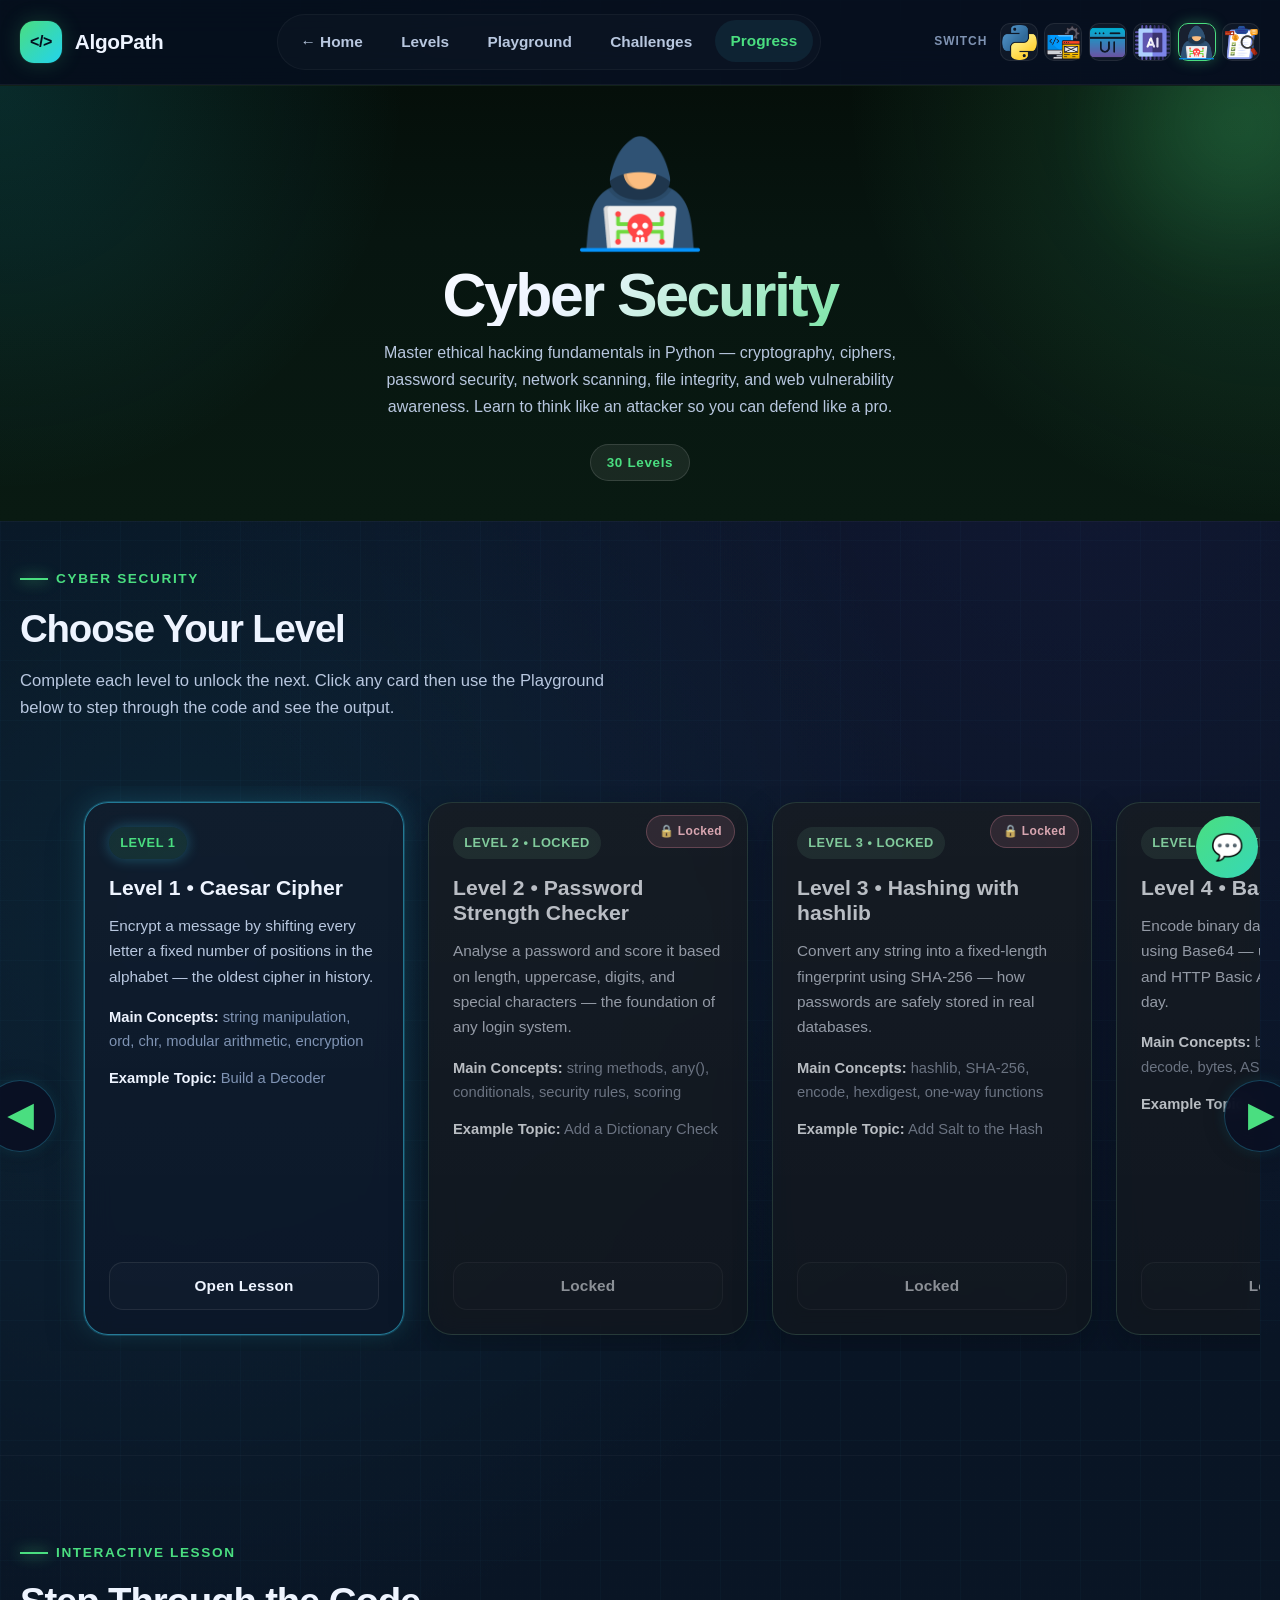
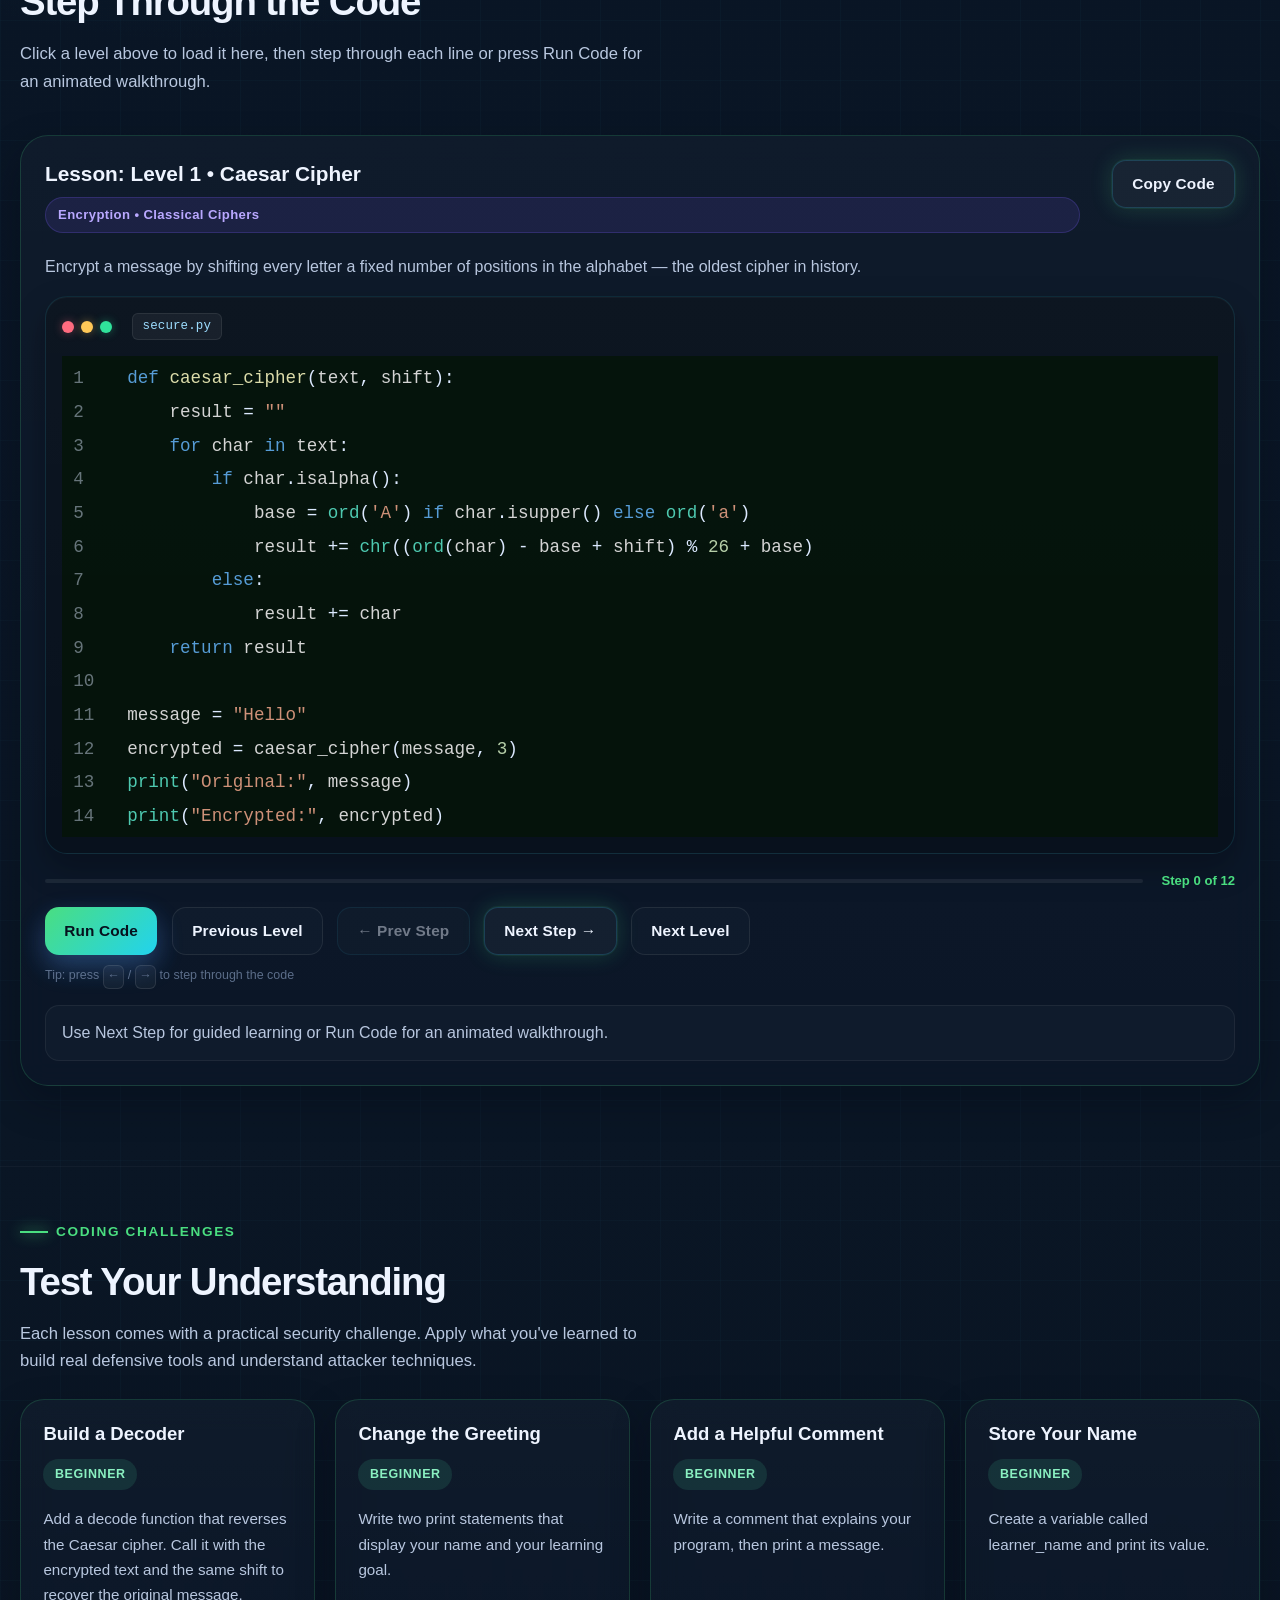
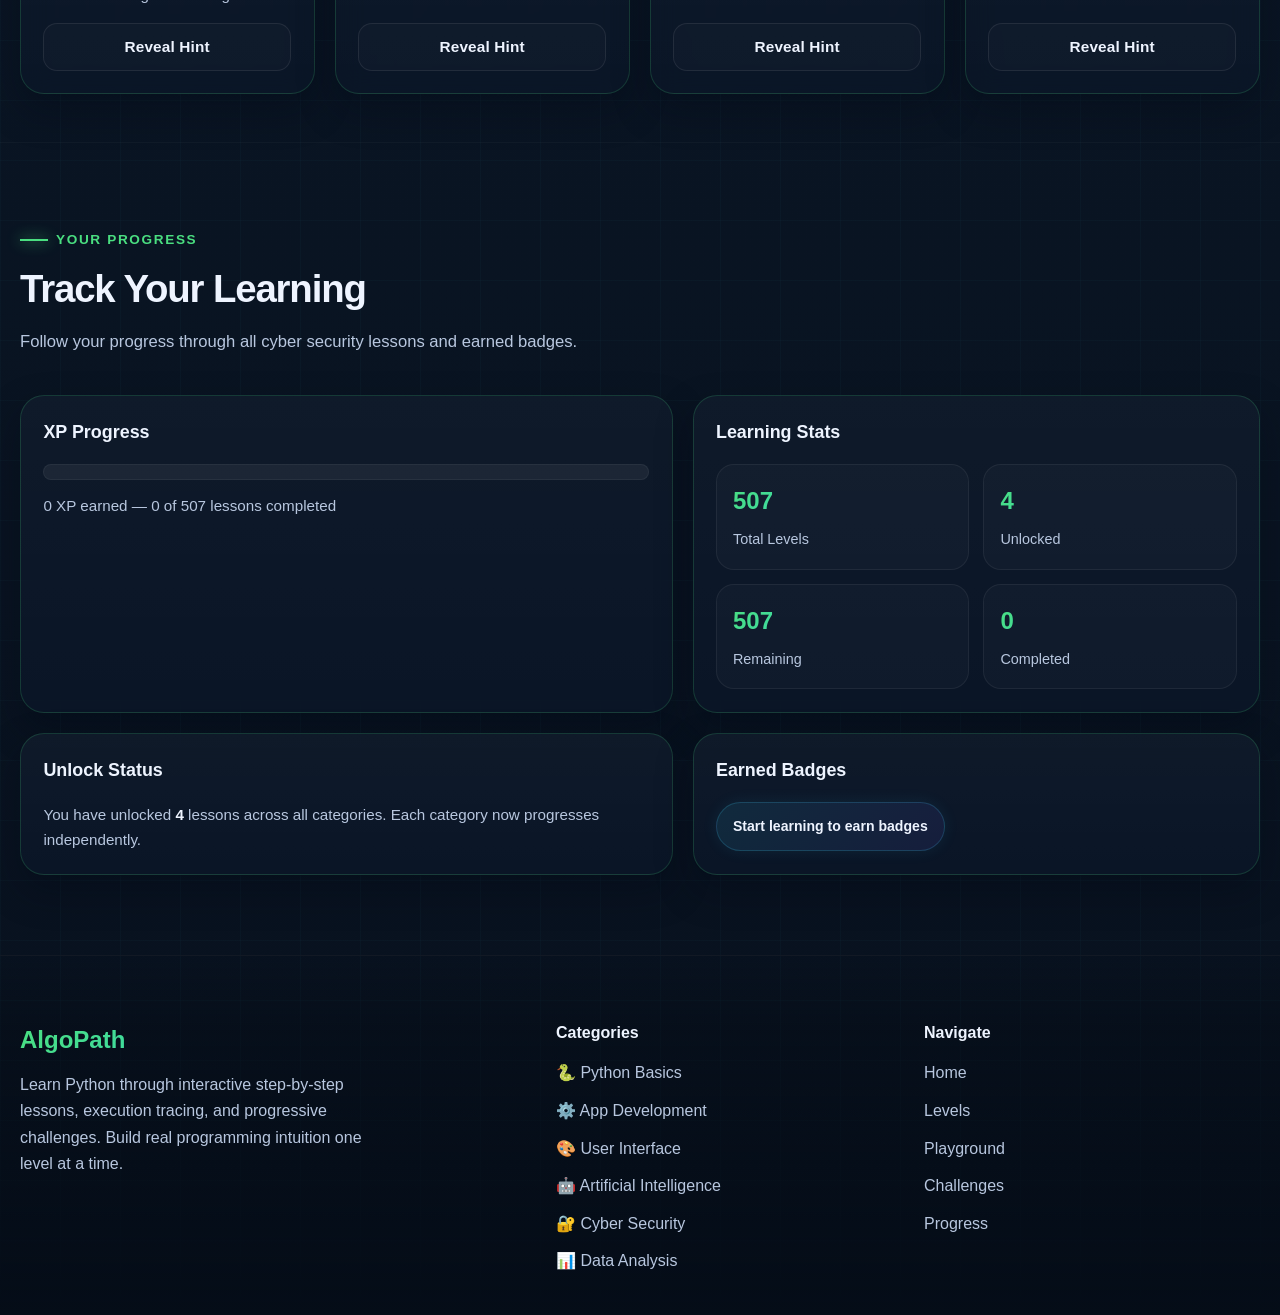
<file: cyber-security.html>
<!DOCTYPE html>
<html lang="en">
<head>
  <meta charset="UTF-8" />
  <meta http-equiv="X-UA-Compatible" content="IE=edge" />
  <meta name="viewport" content="width=device-width, initial-scale=1.0" />
  <meta name="description" content="Cyber Security – AlgoPath. Learn ethical hacking, cryptography, password security, network scanning, and web vulnerabilities through interactive Python lessons." />
  <title>Cyber Security – AlgoPath</title>
  <link rel="stylesheet" href="style.css" />
  <style>
    /* ── Cyber Security theme: neon green / matrix ── */
    :root {
      --accent-primary:   #4ade80;
      --accent-secondary: #22d3ee;
      --accent-tertiary:  #86efac;
      --border-color:     rgba(74, 222, 128, 0.18);
      --border-strong:    rgba(74, 222, 128, 0.38);
      --glow-primary:     0 0 0 1px rgba(74,222,128,0.08), 0 0 22px rgba(74,222,128,0.20);
      --glow-secondary:   0 0 0 1px rgba(34,211,238,0.12), 0 0 24px rgba(34,211,238,0.16);
      --gradient-primary: linear-gradient(135deg, #4ade80 0%, #22d3ee 100%);
      --gradient-secondary: linear-gradient(135deg, rgba(74,222,128,0.12), rgba(34,211,238,0.14));
      --gradient-hero:
        radial-gradient(circle at top right, rgba(74,222,128,0.20), transparent 32%),
        radial-gradient(circle at top left,  rgba(34,211,238,0.14), transparent 30%),
        linear-gradient(180deg, #050f0a 0%, #071510 36%, #091a12 100%);
    }
    .cat-switch-link.is-active {
      border-color: #4ade80;
      box-shadow: 0 0 14px rgba(74,222,128,0.35);
    }
    /* Matrix-style code block tint */
    .python-code {
      background: rgba(5, 20, 10, 0.92) !important;
    }
    .vsc-terminal-body {
      background: rgba(4, 16, 8, 0.95) !important;
    }
  </style>
</head>
<body data-page-category="cyber-security">

  <!-- Header -->
  <header class="site-header">
    <div class="container header-container">
      <div class="brand-area">
        <a href="index.html" class="brand-logo" aria-label="AlgoPath Home">
          <span class="brand-mark">&lt;/&gt;</span>
          <span class="brand-name">AlgoPath</span>
        </a>
      </div>
      <nav class="main-nav" aria-label="Page Navigation">
        <ul class="nav-list">
          <li><a href="index.html" class="nav-link">← Home</a></li>
          <li><a href="#levels" class="nav-link">Levels</a></li>
          <li><a href="#playground" class="nav-link">Playground</a></li>
          <li><a href="#challenges" class="nav-link">Challenges</a></li>
          <li><a href="#progress" class="nav-link">Progress</a></li>
        </ul>
      </nav>
      <div class="cat-switch">
        <span class="cat-switch-label">Switch</span>
        <a href="python-basics.html" class="cat-switch-link" title="Python Basics">
          <img src="images/python.png" alt="Python Basics">
        </a>
        <a href="applications.html" class="cat-switch-link" title="App Development">
          <img src="images/application.png" alt="Application Development">
        </a>
        <a href="user-interface.html" class="cat-switch-link" title="User Interface">
          <img src="images/ui.png" alt="User Interface">
        </a>
        <a href="ai.html" class="cat-switch-link" title="Artificial Intelligence">
          <img src="images/ai.png" alt="Artificial Intelligence">
        </a>
        <a href="cyber-security.html" class="cat-switch-link is-active" title="Cyber Security">
          <img src="images/cyber-security.png" alt="Cyber Security">
        </a>
        <a href="data-analysis.html" class="cat-switch-link" title="Data Analysis">
          <img src="images/data-analysis.png" alt="Data Analysis">
        </a>
      </div>
    </div>
  </header>

  <main>


    <!-- Category Hero -->
    <section class="cat-hero-section">
      <div class="container cat-hero-inner">

        <span class="cat-hero-icon-large">
          <img src="images/cyber-security.png" alt="Cyber Security">
        </span>

        <h1 class="cat-hero-title">Cyber Security</h1>

        <p class="cat-hero-desc">
          Master ethical hacking fundamentals in Python — cryptography, ciphers,
          password security, network scanning, file integrity, and web vulnerability
          awareness. Learn to think like an attacker so you can defend like a pro.
        </p>

        <div class="cat-hero-meta">
          <span class="cat-hero-count" data-level-count="cyber-security">30 Levels</span>
        </div>

      </div>
    </section>
    <!-- Levels Row -->
    <section class="cat-levels-section" id="levels">
      <div class="container">
        <div class="section-heading">
          <p class="section-label">Cyber Security</p>
          <h2 class="section-title">Choose Your Level</h2>
          <p class="section-description">
            Complete each level to unlock the next. Click any card then use the
            Playground below to step through the code and see the output.
          </p>
        </div>
        <div class="level-category" data-category="cyber-security">
          <div class="category-header">
            <div class="category-navigation">
              <button class="category-arrow category-arrow-left"
                data-scroll-target="cyber-security-grid"
                data-direction="left">◀</button>
              <button class="category-arrow category-arrow-right"
                data-scroll-target="cyber-security-grid"
                data-direction="right">▶</button>
            </div>
          </div>
          <div class="levels-row" id="cyber-security-grid"></div>
        </div>
      </div>
    </section>

    <!-- Lesson Playground -->
    <section class="demo-section" id="playground">
      <div class="container">
        <div class="section-heading">
          <p class="section-label">Interactive Lesson</p>
          <h2 class="section-title">Step Through the Code</h2>
          <p class="section-description">
            Click a level above to load it here, then step through each line or
            press Run Code for an animated walkthrough.
          </p>
        </div>
        <div class="demo-layout">
          <article class="lesson-panel">
            <div class="panel-header">
              <div class="lesson-header-text">
                <h3 class="panel-title">Select a level above to begin</h3>
                <span class="lesson-tag">Cyber Security</span>
              </div>
              <button class="btn btn-secondary" id="copy-code-btn" type="button">Copy Code</button>
            </div>

            <div class="code-display-box" aria-label="Python Code Display">
              <div class="code-display-topbar">
                <span class="window-dot dot-red"></span>
                <span class="window-dot dot-yellow"></span>
                <span class="window-dot dot-green"></span>
                <span class="code-filename">secure.py</span>
              </div>
              <pre class="python-code"><code></code></pre>
              <div class="vsc-terminal" id="code-output-section" style="display:none;">
                <div class="vsc-terminal-bar">
                  <div class="vsc-terminal-tabs">
                    <span class="vsc-terminal-dot vsc-dot-red"></span>
                    <span class="vsc-terminal-dot vsc-dot-yellow"></span>
                    <span class="vsc-terminal-dot vsc-dot-green"></span>
                    <span class="vsc-terminal-tab-label">TERMINAL</span>
                  </div>
                  <span class="vsc-terminal-cmd">python&nbsp;secure.py</span>
                </div>
                <div class="vsc-terminal-body">
                  <div class="vsc-terminal-prompt-row">
                    <span class="vsc-term-ps">PS</span>
                    <span class="vsc-term-path">&nbsp;C:\AlgoPath&gt;</span>
                    <span class="vsc-term-cmd">&nbsp;python secure.py</span>
                  </div>
                  <div class="vsc-terminal-output" id="output-value"></div>
                  <div class="vsc-terminal-cursor-row">
                    <span class="vsc-term-ps">PS</span>
                    <span class="vsc-term-path">&nbsp;C:\AlgoPath&gt;</span>
                    <span class="vsc-terminal-cursor">▌</span>
                  </div>
                </div>
              </div>
            </div>

            <div class="step-progress-wrap">
              <div class="step-progress-bar" id="step-progress-bar">
                <div class="step-progress-fill" id="step-progress-fill"></div>
              </div>
              <span class="step-counter" id="step-counter">Ready</span>
            </div>

            <div class="lesson-controls">
              <button class="btn btn-primary" id="run-code-btn">Run Code</button>
              <button class="btn btn-outline" id="prev-level-btn">Previous Level</button>
              <button class="btn btn-secondary" id="prev-step-btn">← Prev Step</button>
              <button class="btn btn-secondary" id="next-step-btn">Next Step →</button>
              <button class="btn btn-outline" id="next-level-btn">Next Level</button>
            </div>
            <p class="keyboard-hint">Tip: press <kbd>←</kbd> / <kbd>→</kbd> to step through the code</p>
          </article>
        </div>
      </div>
    </section>

    <!-- Challenges -->
    <section class="challenges-section" id="challenges">
      <div class="container">
        <div class="section-heading">
          <p class="section-label">Coding Challenges</p>
          <h2 class="section-title">Test Your Understanding</h2>
          <p class="section-description">
            Each lesson comes with a practical security challenge. Apply what you've
            learned to build real defensive tools and understand attacker techniques.
          </p>
        </div>
        <div class="challenges-grid"></div>
      </div>
    </section>

    <!-- Progress -->
    <section class="progress-section" id="progress">
      <div class="container">
        <div class="section-heading">
          <p class="section-label">Your Progress</p>
          <h2 class="section-title">Track Your Learning</h2>
          <p class="section-description">
            Follow your progress through all cyber security lessons and earned badges.
          </p>
        </div>
        <div class="progress-layout">
          <article class="progress-card xp-card">
            <h3 class="progress-title">XP Progress</h3>
            <div class="xp-bar-wrapper">
              <div class="xp-bar"><div class="xp-fill" style="width:0%;"></div></div>
              <p class="xp-text">0 XP earned</p>
            </div>
          </article>
          <article class="progress-card stats-card">
            <h3 class="progress-title">Learning Stats</h3>
            <div class="stats-grid">
              <div class="stat-box"><span class="stat-number">0</span><span class="stat-label">Total Levels</span></div>
              <div class="stat-box"><span class="stat-number">0</span><span class="stat-label">Unlocked</span></div>
              <div class="stat-box"><span class="stat-number">0</span><span class="stat-label">Remaining</span></div>
              <div class="stat-box"><span class="stat-number">0</span><span class="stat-label">Completed</span></div>
            </div>
          </article>
          <article class="progress-card unlock-card">
            <h3 class="progress-title">Unlock Status</h3>
            <p class="unlock-text">Complete each level to unlock the next one.</p>
          </article>
          <article class="progress-card badges-card">
            <h3 class="progress-title">Earned Badges</h3>
            <div class="badges-grid"><div class="badge-item">Start learning to earn badges</div></div>
          </article>
        </div>
      </div>
    </section>

  </main>

  <!-- Footer -->
  <footer class="site-footer">
    <div class="container footer-container">
      <div class="footer-brand">
        <h3 class="footer-logo">AlgoPath</h3>
        <p class="footer-statement">
          Learn Python through interactive step-by-step lessons, execution tracing,
          and progressive challenges. Build real programming intuition one level at a time.
        </p>
      </div>
      <div class="footer-links">
        <h4 class="footer-heading">Categories</h4>
        <ul class="footer-list">
          <li><a href="python-basics.html">🐍 Python Basics</a></li>
          <li><a href="applications.html">⚙️ App Development</a></li>
          <li><a href="user-interface.html">🎨 User Interface</a></li>
          <li><a href="ai.html">🤖 Artificial Intelligence</a></li>
          <li><a href="cyber-security.html">🔐 Cyber Security</a></li>
          <li><a href="data-analysis.html">📊 Data Analysis</a></li>
        </ul>
      </div>
      <div class="footer-contact">
        <h4 class="footer-heading">Navigate</h4>
        <ul class="footer-list">
          <li><a href="index.html">Home</a></li>
          <li><a href="#levels">Levels</a></li>
          <li><a href="#playground">Playground</a></li>
          <li><a href="#challenges">Challenges</a></li>
          <li><a href="#progress">Progress</a></li>
        </ul>
      </div>
    </div>
  </footer>

  <script src="script.js"></script>
  <script src="chat-tutor.js"></script>
</body>
</html>
</file>
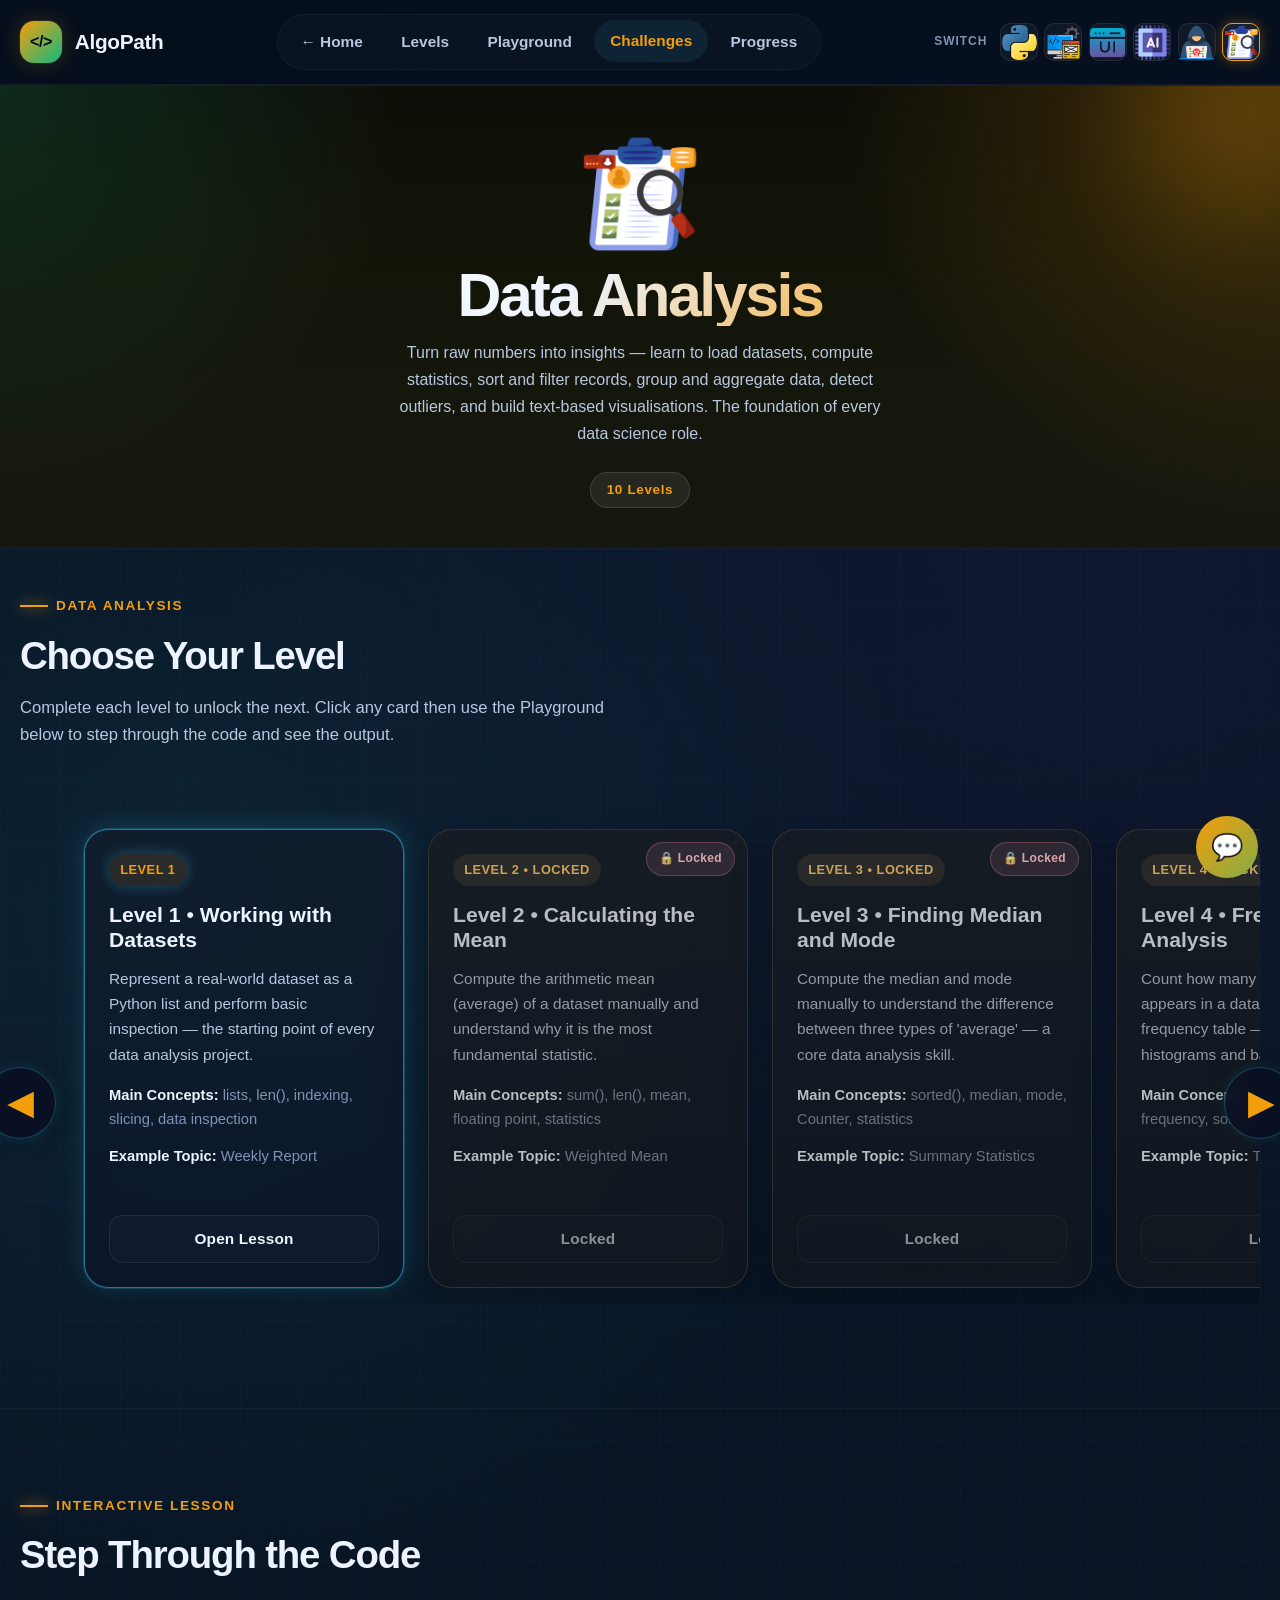
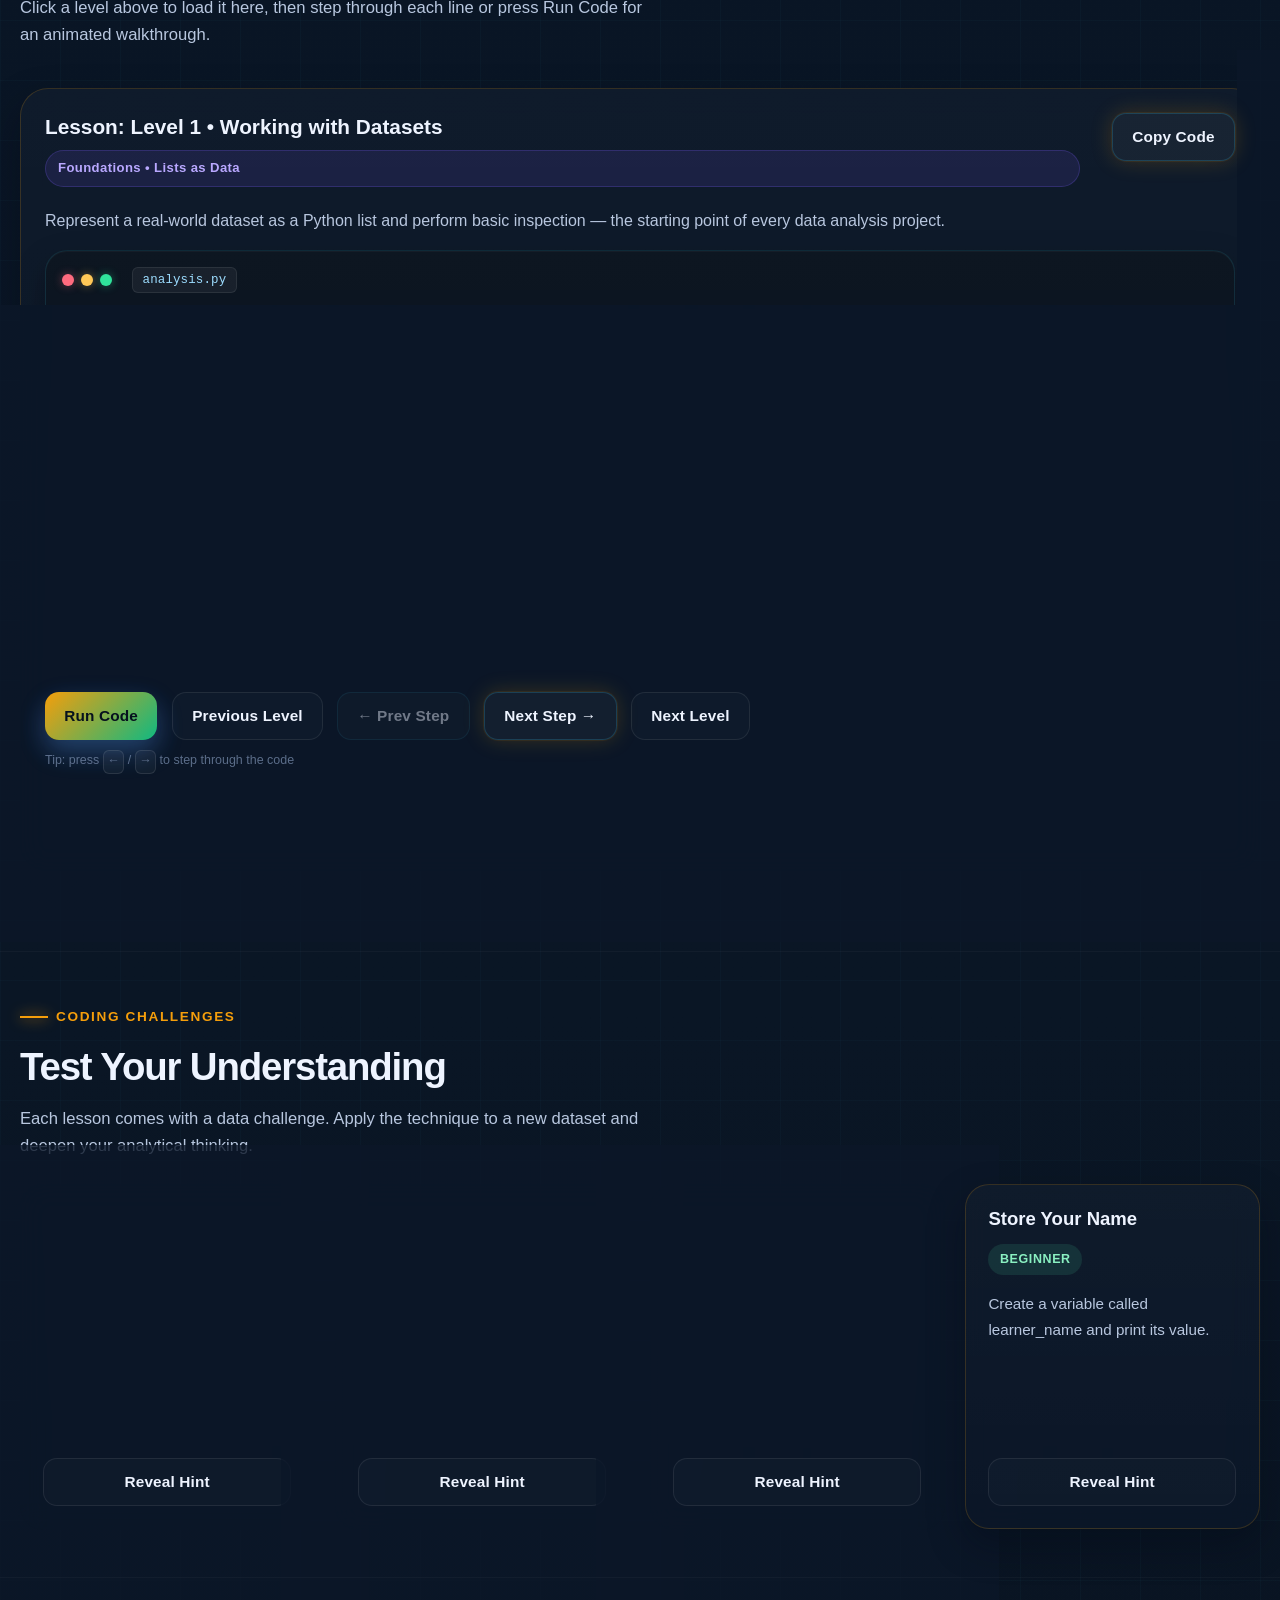
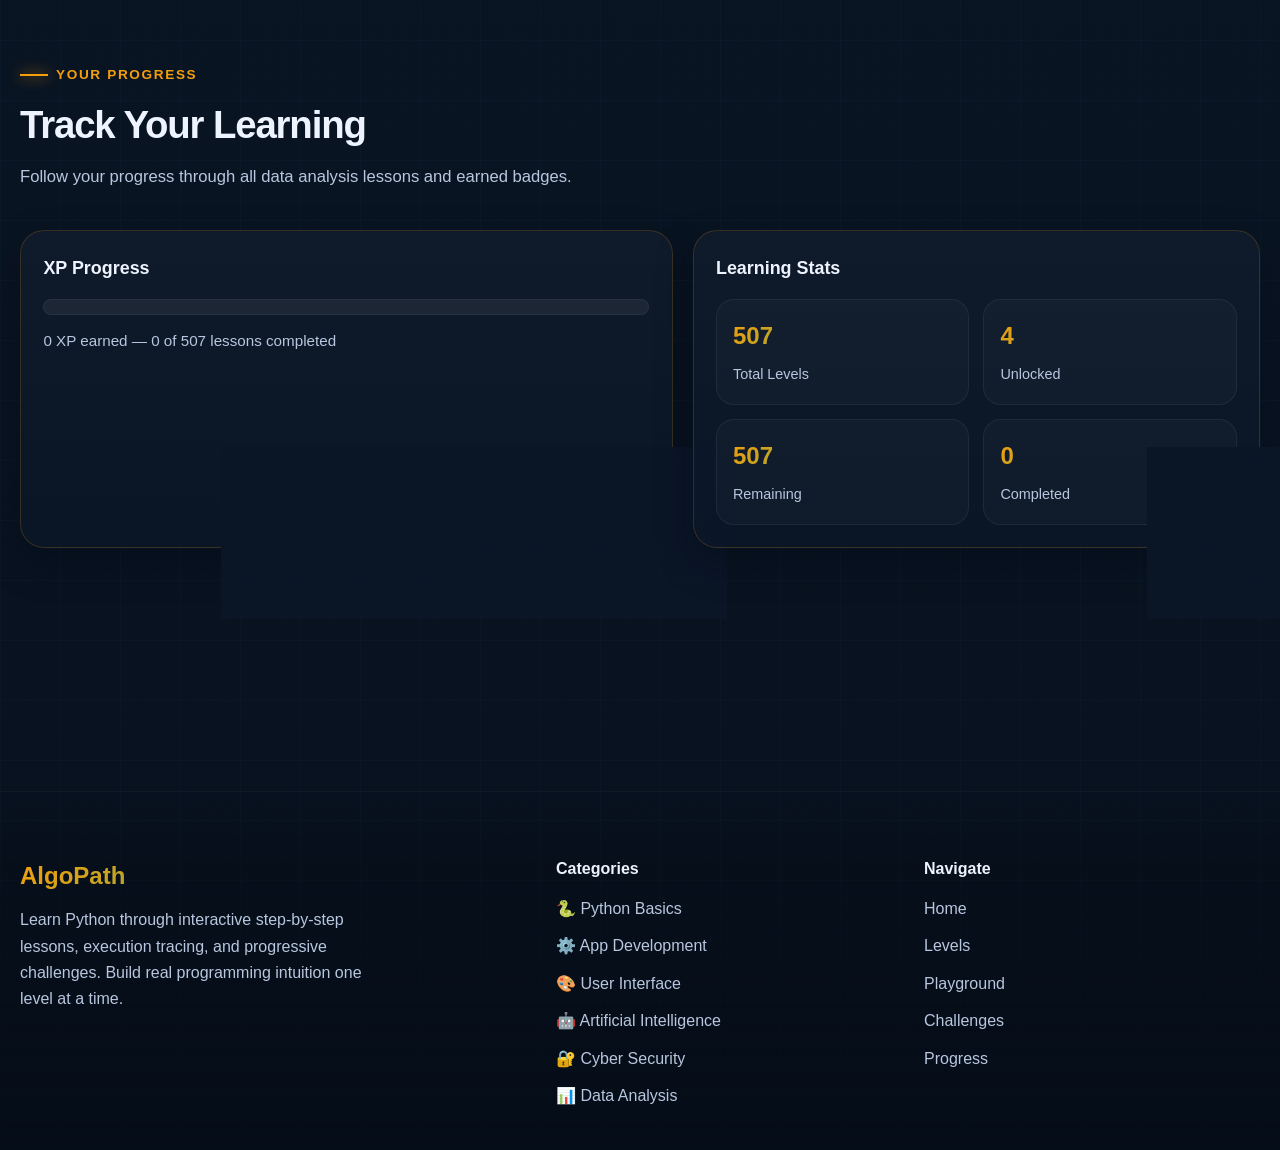
<file: data-analysis.html>
<!DOCTYPE html>
<html lang="en">
<head>
  <meta charset="UTF-8" />
  <meta http-equiv="X-UA-Compatible" content="IE=edge" />
  <meta name="viewport" content="width=device-width, initial-scale=1.0" />
  <meta name="description" content="Data Analysis – AlgoPath. Learn statistics, filtering, aggregation, visualisation, and anomaly detection through hands-on Python lessons." />
  <title>Data Analysis – AlgoPath</title>
  <link rel="stylesheet" href="style.css" />
  <style>
    /* ── Data Analysis theme: amber / emerald ── */
    :root {
      --accent-primary:   #f59e0b;
      --accent-secondary: #10b981;
      --accent-tertiary:  #fcd34d;
      --border-color:     rgba(245, 158, 11, 0.18);
      --border-strong:    rgba(245, 158, 11, 0.38);
      --glow-primary:     0 0 0 1px rgba(245,158,11,0.08), 0 0 22px rgba(245,158,11,0.20);
      --glow-secondary:   0 0 0 1px rgba(16,185,129,0.12), 0 0 24px rgba(16,185,129,0.16);
      --gradient-primary: linear-gradient(135deg, #f59e0b 0%, #10b981 100%);
      --gradient-secondary: linear-gradient(135deg, rgba(245,158,11,0.12), rgba(16,185,129,0.14));
      --gradient-hero:
        radial-gradient(circle at top right, rgba(245,158,11,0.22), transparent 32%),
        radial-gradient(circle at top left,  rgba(16,185,129,0.16), transparent 30%),
        linear-gradient(180deg, #0d0e07 0%, #131408 36%, #161810 100%);
    }
    .cat-switch-link.is-active {
      border-color: #f59e0b;
      box-shadow: 0 0 14px rgba(245,158,11,0.32);
    }
  </style>
</head>
<body data-page-category="data-analysis">

  <!-- Header -->
  <header class="site-header">
    <div class="container header-container">
      <div class="brand-area">
        <a href="index.html" class="brand-logo" aria-label="AlgoPath Home">
          <span class="brand-mark">&lt;/&gt;</span>
          <span class="brand-name">AlgoPath</span>
        </a>
      </div>
      <nav class="main-nav" aria-label="Page Navigation">
        <ul class="nav-list">
          <li><a href="index.html" class="nav-link">← Home</a></li>
          <li><a href="#levels" class="nav-link">Levels</a></li>
          <li><a href="#playground" class="nav-link">Playground</a></li>
          <li><a href="#challenges" class="nav-link">Challenges</a></li>
          <li><a href="#progress" class="nav-link">Progress</a></li>
        </ul>
      </nav>
      <div class="cat-switch">
        <span class="cat-switch-label">Switch</span>
        <a href="python-basics.html" class="cat-switch-link" title="Python Basics">
          <img src="images/python.png" alt="Python Basics">
        </a>
        <a href="applications.html" class="cat-switch-link" title="App Development">
          <img src="images/application.png" alt="Application Development">
        </a>
        <a href="user-interface.html" class="cat-switch-link" title="User Interface">
          <img src="images/ui.png" alt="User Interface">
        </a>
        <a href="ai.html" class="cat-switch-link" title="Artificial Intelligence">
          <img src="images/ai.png" alt="Artificial Intelligence">
        </a>
        <a href="cyber-security.html" class="cat-switch-link" title="Cyber Security">
          <img src="images/cyber-security.png" alt="Cyber Security">
        </a>
        <a href="data-analysis.html" class="cat-switch-link is-active" title="Data Analysis">
          <img src="images/data-analysis.png" alt="Data Analysis">
        </a>
      </div>
    </div>
  </header>

  <main>


    <!-- Category Hero -->
    <section class="cat-hero-section">
      <div class="container cat-hero-inner">

        <span class="cat-hero-icon-large">
          <img src="images/data-analysis.png" alt="Data Analysis">
        </span>

        <h1 class="cat-hero-title">Data Analysis</h1>

        <p class="cat-hero-desc">
          Turn raw numbers into insights — learn to load datasets, compute statistics,
          sort and filter records, group and aggregate data, detect outliers, and
          build text-based visualisations. The foundation of every data science role.
        </p>

        <div class="cat-hero-meta">
          <span class="cat-hero-count" data-level-count="data-analysis">10 Levels</span>
        </div>

      </div>
    </section>

    <!-- Levels Row -->
    <section class="cat-levels-section" id="levels">
      <div class="container">
        <div class="section-heading">
          <p class="section-label">Data Analysis</p>
          <h2 class="section-title">Choose Your Level</h2>
          <p class="section-description">
            Complete each level to unlock the next. Click any card then use the
            Playground below to step through the code and see the output.
          </p>
        </div>
        <div class="level-category" data-category="data-analysis">
          <div class="category-header">
            <div class="category-navigation">
              <button class="category-arrow category-arrow-left"
                data-scroll-target="data-analysis-grid"
                data-direction="left">◀</button>
              <button class="category-arrow category-arrow-right"
                data-scroll-target="data-analysis-grid"
                data-direction="right">▶</button>
            </div>
          </div>
          <div class="levels-row" id="data-analysis-grid"></div>
        </div>
      </div>
    </section>

    <!-- Lesson Playground -->
    <section class="demo-section" id="playground">
      <div class="container">
        <div class="section-heading">
          <p class="section-label">Interactive Lesson</p>
          <h2 class="section-title">Step Through the Code</h2>
          <p class="section-description">
            Click a level above to load it here, then step through each line or
            press Run Code for an animated walkthrough.
          </p>
        </div>
        <div class="demo-layout">
          <article class="lesson-panel">
            <div class="panel-header">
              <div class="lesson-header-text">
                <h3 class="panel-title">Select a level above to begin</h3>
                <span class="lesson-tag">Data Analysis</span>
              </div>
              <button class="btn btn-secondary" id="copy-code-btn" type="button">Copy Code</button>
            </div>

            <div class="code-display-box" aria-label="Python Code Display">
              <div class="code-display-topbar">
                <span class="window-dot dot-red"></span>
                <span class="window-dot dot-yellow"></span>
                <span class="window-dot dot-green"></span>
                <span class="code-filename">analysis.py</span>
              </div>
              <pre class="python-code"><code></code></pre>
              <div class="vsc-terminal" id="code-output-section" style="display:none;">
                <div class="vsc-terminal-bar">
                  <div class="vsc-terminal-tabs">
                    <span class="vsc-terminal-dot vsc-dot-red"></span>
                    <span class="vsc-terminal-dot vsc-dot-yellow"></span>
                    <span class="vsc-terminal-dot vsc-dot-green"></span>
                    <span class="vsc-terminal-tab-label">TERMINAL</span>
                  </div>
                  <span class="vsc-terminal-cmd">python&nbsp;analysis.py</span>
                </div>
                <div class="vsc-terminal-body">
                  <div class="vsc-terminal-prompt-row">
                    <span class="vsc-term-ps">PS</span>
                    <span class="vsc-term-path">&nbsp;C:\AlgoPath&gt;</span>
                    <span class="vsc-term-cmd">&nbsp;python analysis.py</span>
                  </div>
                  <div class="vsc-terminal-output" id="output-value"></div>
                  <div class="vsc-terminal-cursor-row">
                    <span class="vsc-term-ps">PS</span>
                    <span class="vsc-term-path">&nbsp;C:\AlgoPath&gt;</span>
                    <span class="vsc-terminal-cursor">▌</span>
                  </div>
                </div>
              </div>
            </div>

            <div class="step-progress-wrap">
              <div class="step-progress-bar" id="step-progress-bar">
                <div class="step-progress-fill" id="step-progress-fill"></div>
              </div>
              <span class="step-counter" id="step-counter">Ready</span>
            </div>

            <div class="lesson-controls">
              <button class="btn btn-primary" id="run-code-btn">Run Code</button>
              <button class="btn btn-outline" id="prev-level-btn">Previous Level</button>
              <button class="btn btn-secondary" id="prev-step-btn">← Prev Step</button>
              <button class="btn btn-secondary" id="next-step-btn">Next Step →</button>
              <button class="btn btn-outline" id="next-level-btn">Next Level</button>
            </div>
            <p class="keyboard-hint">Tip: press <kbd>←</kbd> / <kbd>→</kbd> to step through the code</p>
          </article>
        </div>
      </div>
    </section>

    <!-- Challenges -->
    <section class="challenges-section" id="challenges">
      <div class="container">
        <div class="section-heading">
          <p class="section-label">Coding Challenges</p>
          <h2 class="section-title">Test Your Understanding</h2>
          <p class="section-description">
            Each lesson comes with a data challenge. Apply the technique to a new
            dataset and deepen your analytical thinking.
          </p>
        </div>
        <div class="challenges-grid"></div>
      </div>
    </section>

    <!-- Progress -->
    <section class="progress-section" id="progress">
      <div class="container">
        <div class="section-heading">
          <p class="section-label">Your Progress</p>
          <h2 class="section-title">Track Your Learning</h2>
          <p class="section-description">
            Follow your progress through all data analysis lessons and earned badges.
          </p>
        </div>
        <div class="progress-layout">
          <article class="progress-card xp-card">
            <h3 class="progress-title">XP Progress</h3>
            <div class="xp-bar-wrapper">
              <div class="xp-bar"><div class="xp-fill" style="width:0%;"></div></div>
              <p class="xp-text">0 XP earned</p>
            </div>
          </article>
          <article class="progress-card stats-card">
            <h3 class="progress-title">Learning Stats</h3>
            <div class="stats-grid">
              <div class="stat-box"><span class="stat-number">0</span><span class="stat-label">Total Levels</span></div>
              <div class="stat-box"><span class="stat-number">0</span><span class="stat-label">Unlocked</span></div>
              <div class="stat-box"><span class="stat-number">0</span><span class="stat-label">Remaining</span></div>
              <div class="stat-box"><span class="stat-number">0</span><span class="stat-label">Completed</span></div>
            </div>
          </article>
          <article class="progress-card unlock-card">
            <h3 class="progress-title">Unlock Status</h3>
            <p class="unlock-text">Complete each level to unlock the next one.</p>
          </article>
          <article class="progress-card badges-card">
            <h3 class="progress-title">Earned Badges</h3>
            <div class="badges-grid"><div class="badge-item">Start learning to earn badges</div></div>
          </article>
        </div>
      </div>
    </section>

  </main>

  <!-- Footer -->
  <footer class="site-footer">
    <div class="container footer-container">
      <div class="footer-brand">
        <h3 class="footer-logo">AlgoPath</h3>
        <p class="footer-statement">
          Learn Python through interactive step-by-step lessons, execution tracing,
          and progressive challenges. Build real programming intuition one level at a time.
        </p>
      </div>
      <div class="footer-links">
        <h4 class="footer-heading">Categories</h4>
        <ul class="footer-list">
          <li><a href="python-basics.html">🐍 Python Basics</a></li>
          <li><a href="applications.html">⚙️ App Development</a></li>
          <li><a href="user-interface.html">🎨 User Interface</a></li>
          <li><a href="ai.html">🤖 Artificial Intelligence</a></li>
          <li><a href="cyber-security.html">🔐 Cyber Security</a></li>
          <li><a href="data-analysis.html">📊 Data Analysis</a></li>
        </ul>
      </div>
      <div class="footer-contact">
        <h4 class="footer-heading">Navigate</h4>
        <ul class="footer-list">
          <li><a href="index.html">Home</a></li>
          <li><a href="#levels">Levels</a></li>
          <li><a href="#playground">Playground</a></li>
          <li><a href="#challenges">Challenges</a></li>
          <li><a href="#progress">Progress</a></li>
        </ul>
      </div>
    </div>
  </footer>

  <script src="script.js"></script>
  <script src="chat-tutor.js"></script>
</body>
</html>
</file>
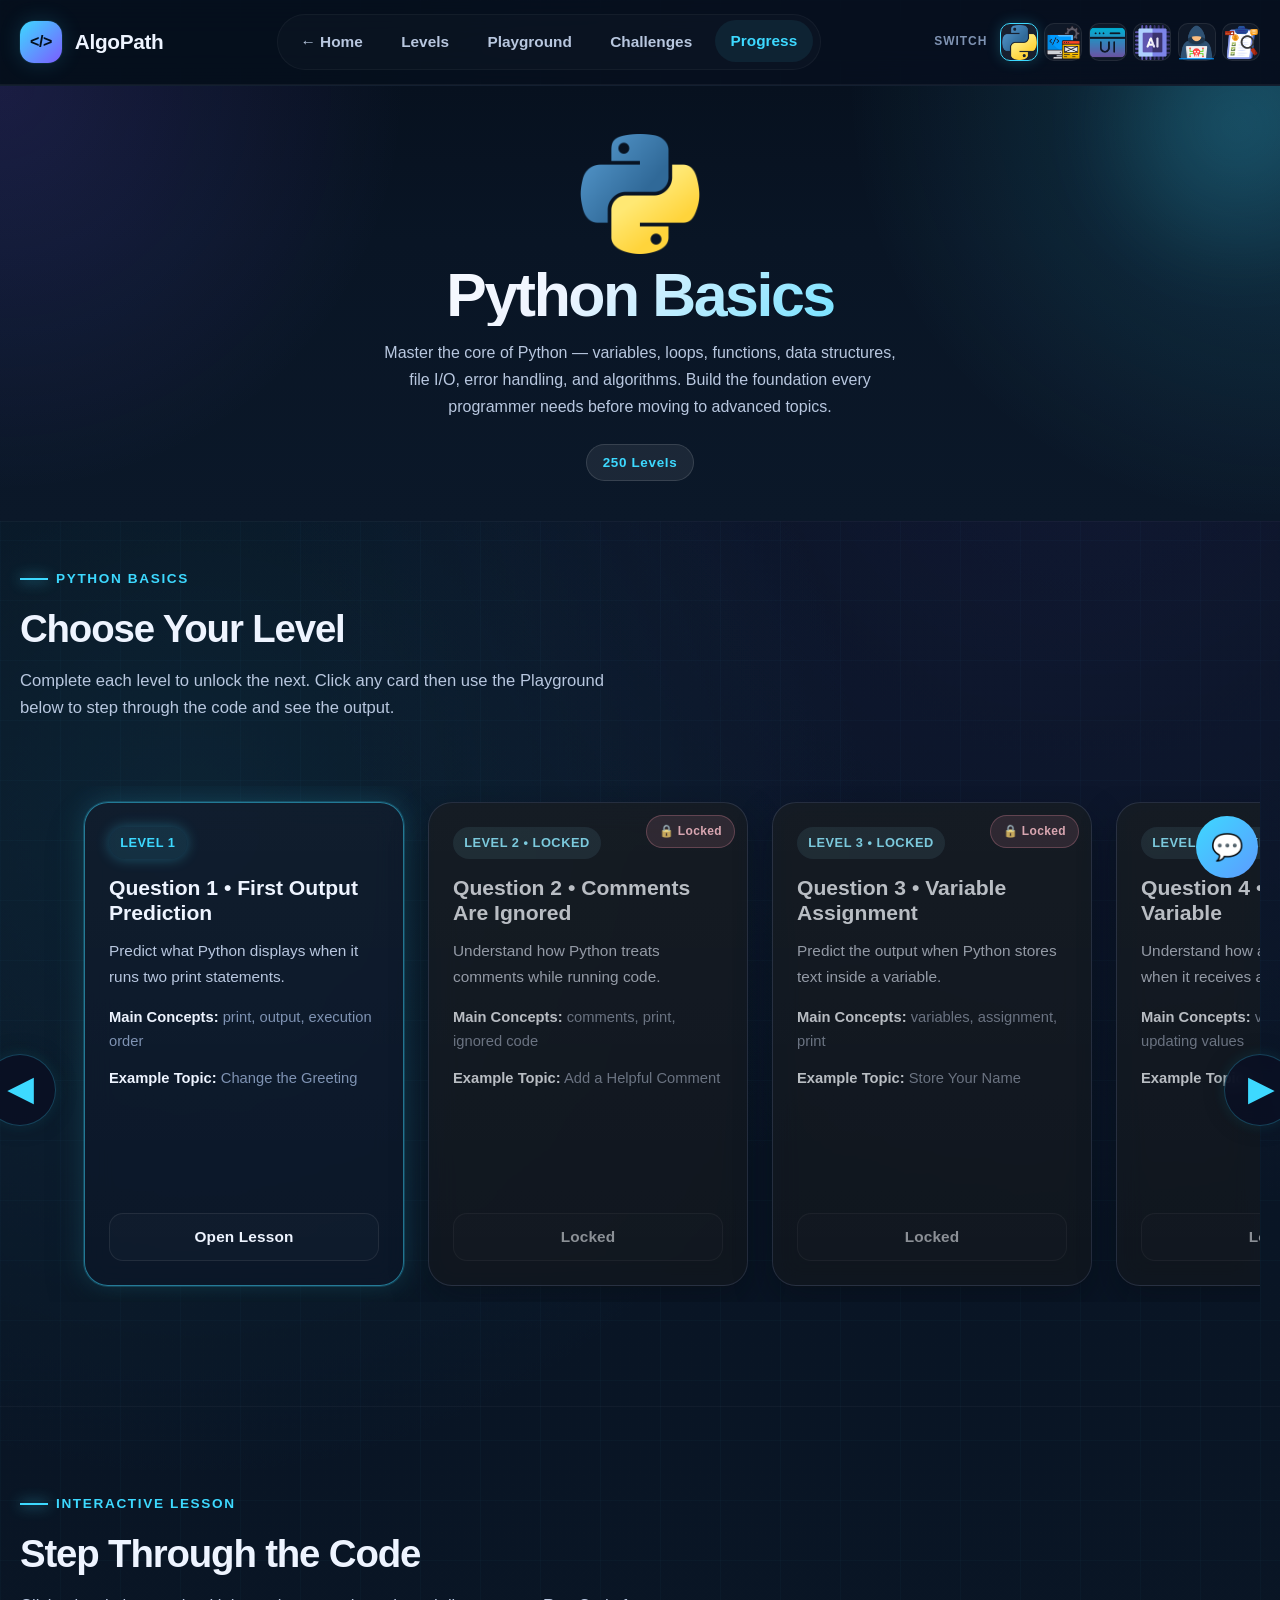
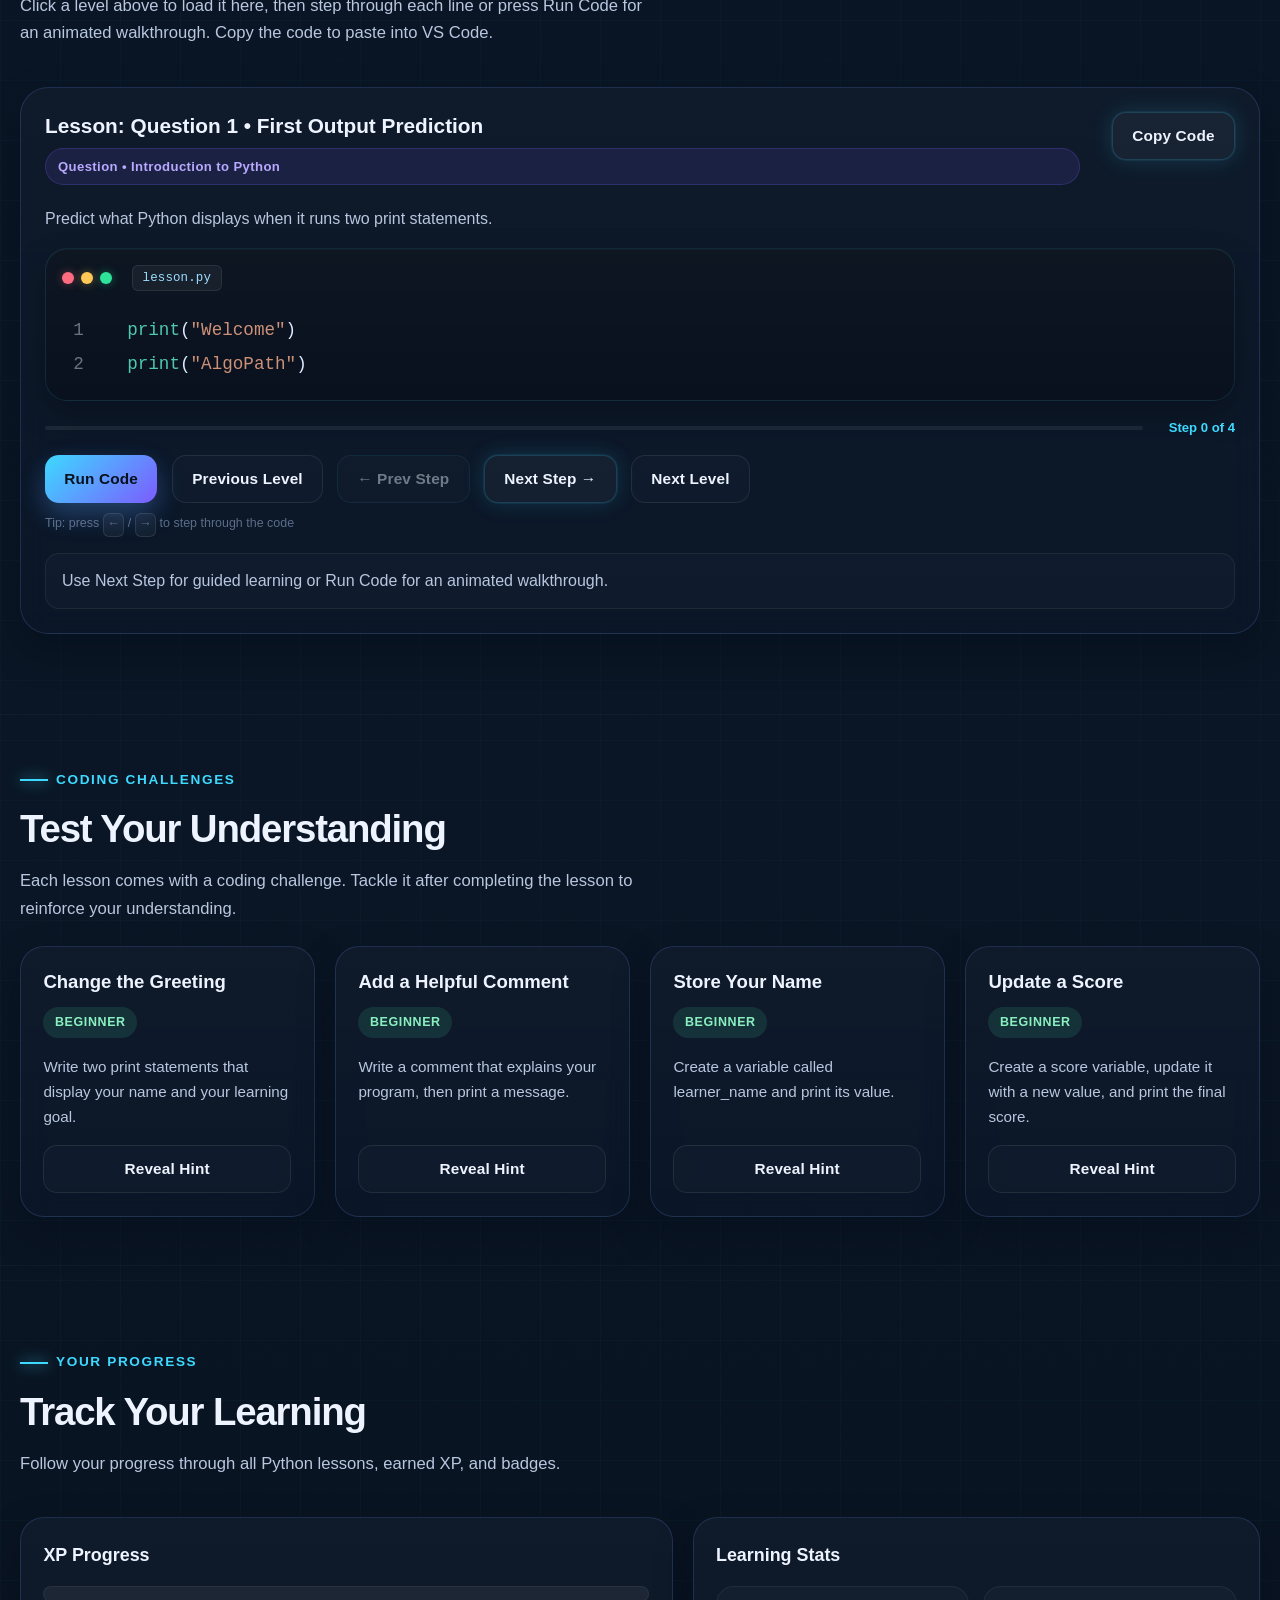
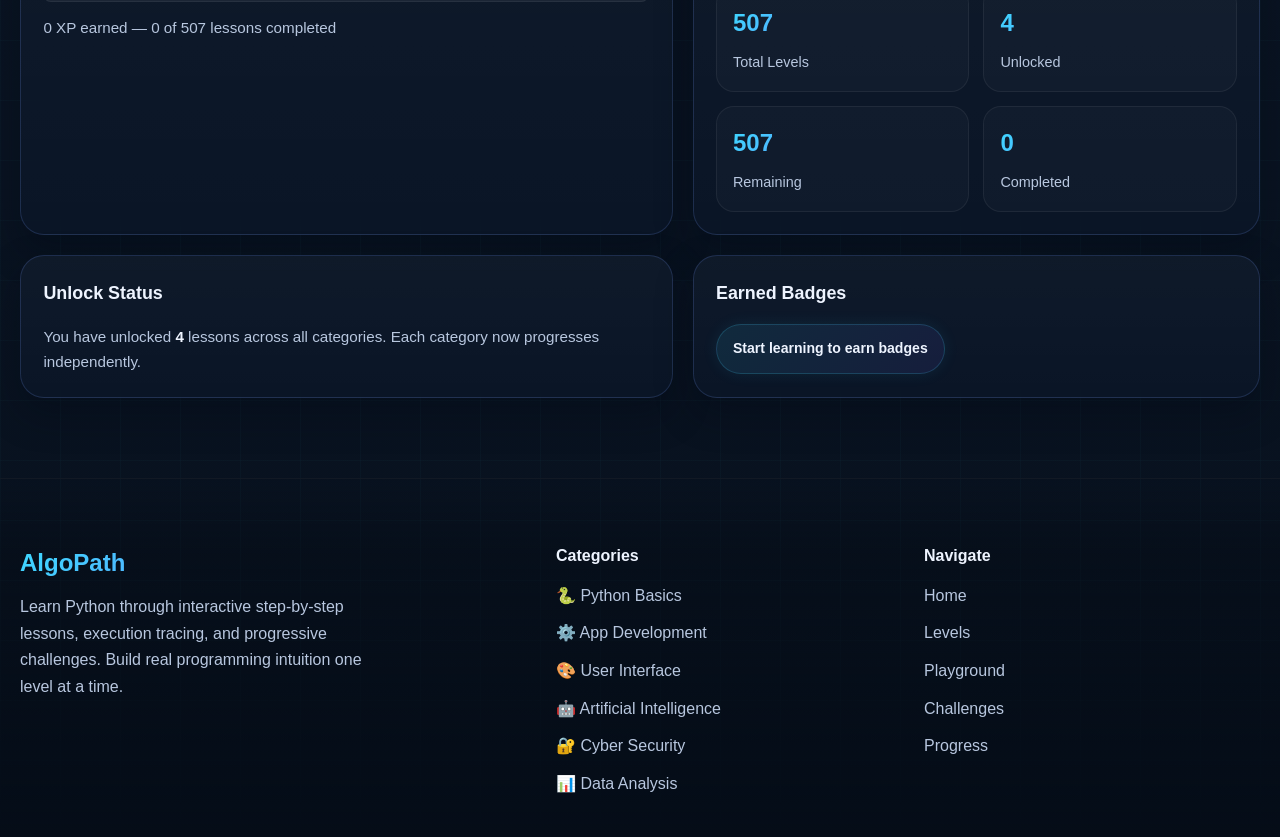
<file: python-basics.html>
<!DOCTYPE html>
<html lang="en">
<head>
  <meta charset="UTF-8" />
  <meta http-equiv="X-UA-Compatible" content="IE=edge" />
  <meta name="viewport" content="width=device-width, initial-scale=1.0" />
  <meta name="description" content="Python Basics – AlgoPath. Master variables, loops, functions, data structures, and algorithms through step-by-step interactive lessons." />
  <title>Python Basics – AlgoPath</title>
  <link rel="stylesheet" href="style.css" />
  <!-- Python Basics theme: cyan/blue (default accent colors, no override needed) -->
</head>
<body data-page-category="python-basics">

  <!-- Header -->
  <header class="site-header">
    <div class="container header-container">
      <div class="brand-area">
        <a href="index.html" class="brand-logo" aria-label="AlgoPath Home">
          <span class="brand-mark">&lt;/&gt;</span>
          <span class="brand-name">AlgoPath</span>
        </a>
      </div>
      <nav class="main-nav" aria-label="Page Navigation">
        <ul class="nav-list">
          <li><a href="index.html" class="nav-link">← Home</a></li>
          <li><a href="#levels" class="nav-link">Levels</a></li>
          <li><a href="#playground" class="nav-link">Playground</a></li>
          <li><a href="#challenges" class="nav-link">Challenges</a></li>
          <li><a href="#progress" class="nav-link">Progress</a></li>
        </ul>
      </nav>
      <div class="cat-switch">
        <span class="cat-switch-label">Switch</span>
        <a href="python-basics.html" class="cat-switch-link is-active" title="Python Basics">
          <img src="images/python.png" alt="Python Basics">
        </a>
        <a href="applications.html" class="cat-switch-link" title="App Development">
          <img src="images/application.png" alt="Application Development">
        </a>
        <a href="user-interface.html" class="cat-switch-link" title="User Interface">
          <img src="images/ui.png" alt="User Interface">
        </a>
        <a href="ai.html" class="cat-switch-link" title="Artificial Intelligence">
          <img src="images/ai.png" alt="Artificial Intelligence">
        </a>
        <a href="cyber-security.html" class="cat-switch-link" title="Cyber Security">
          <img src="images/cyber-security.png" alt="Cyber Security">
        </a>
        <a href="data-analysis.html" class="cat-switch-link" title="Data Analysis">
          <img src="images/data-analysis.png" alt="Data Analysis">
        </a>
      </div>
    </div>
  </header>

  <main>


    <!-- Category Hero -->
    <section class="cat-hero-section">
      <div class="container cat-hero-inner">

        <span class="cat-hero-icon-large">
          <img src="images/python.png" alt="Python Basics">
        </span>

        <h1 class="cat-hero-title">Python Basics</h1>

        <p class="cat-hero-desc">
          Master the core of Python — variables, loops, functions, data structures,
          file I/O, error handling, and algorithms. Build the foundation every
          programmer needs before moving to advanced topics.
        </p>

        <div class="cat-hero-meta">
          <span class="cat-hero-count" data-level-count="python-basics">250 Levels</span>
        </div>

      </div>
    </section>
    <!-- Levels Row -->
    <section class="cat-levels-section" id="levels">
      <div class="container">
        <div class="section-heading">
          <p class="section-label">Python Basics</p>
          <h2 class="section-title">Choose Your Level</h2>
          <p class="section-description">
            Complete each level to unlock the next. Click any card then use the
            Playground below to step through the code and see the output.
          </p>
        </div>
        <div class="level-category" data-category="python-basics">
          <div class="category-header">
            <div class="category-navigation">
              <button class="category-arrow category-arrow-left"
                data-scroll-target="python-basics-grid"
                data-direction="left">◀</button>
              <button class="category-arrow category-arrow-right"
                data-scroll-target="python-basics-grid"
                data-direction="right">▶</button>
            </div>
          </div>
          <div class="levels-row" id="python-basics-grid"></div>
        </div>
      </div>
    </section>

    <!-- Lesson Playground -->
    <section class="demo-section" id="playground">
      <div class="container">
        <div class="section-heading">
          <p class="section-label">Interactive Lesson</p>
          <h2 class="section-title">Step Through the Code</h2>
          <p class="section-description">
            Click a level above to load it here, then step through each line or
            press Run Code for an animated walkthrough. Copy the code to paste into VS Code.
          </p>
        </div>
        <div class="demo-layout">
          <article class="lesson-panel">
            <div class="panel-header">
              <div class="lesson-header-text">
                <h3 class="panel-title">Select a level above to begin</h3>
                <span class="lesson-tag">Python Basics</span>
              </div>
              <button class="btn btn-secondary" id="copy-code-btn" type="button">Copy Code</button>
            </div>

            <div class="code-display-box" aria-label="Python Code Display">
              <div class="code-display-topbar">
                <span class="window-dot dot-red"></span>
                <span class="window-dot dot-yellow"></span>
                <span class="window-dot dot-green"></span>
                <span class="code-filename">lesson.py</span>
              </div>
              <pre class="python-code"><code></code></pre>
              <div class="vsc-terminal" id="code-output-section" style="display:none;">
                <div class="vsc-terminal-bar">
                  <div class="vsc-terminal-tabs">
                    <span class="vsc-terminal-dot vsc-dot-red"></span>
                    <span class="vsc-terminal-dot vsc-dot-yellow"></span>
                    <span class="vsc-terminal-dot vsc-dot-green"></span>
                    <span class="vsc-terminal-tab-label">TERMINAL</span>
                  </div>
                  <span class="vsc-terminal-cmd">python&nbsp;lesson.py</span>
                </div>
                <div class="vsc-terminal-body">
                  <div class="vsc-terminal-prompt-row">
                    <span class="vsc-term-ps">PS</span>
                    <span class="vsc-term-path">&nbsp;C:\AlgoPath&gt;</span>
                    <span class="vsc-term-cmd">&nbsp;python lesson.py</span>
                  </div>
                  <div class="vsc-terminal-output" id="output-value"></div>
                  <div class="vsc-terminal-cursor-row">
                    <span class="vsc-term-ps">PS</span>
                    <span class="vsc-term-path">&nbsp;C:\AlgoPath&gt;</span>
                    <span class="vsc-terminal-cursor">▌</span>
                  </div>
                </div>
              </div>
            </div>

            <div class="step-progress-wrap">
              <div class="step-progress-bar" id="step-progress-bar">
                <div class="step-progress-fill" id="step-progress-fill"></div>
              </div>
              <span class="step-counter" id="step-counter">Ready</span>
            </div>

            <div class="lesson-controls">
              <button class="btn btn-primary" id="run-code-btn">Run Code</button>
              <button class="btn btn-outline" id="prev-level-btn">Previous Level</button>
              <button class="btn btn-secondary" id="prev-step-btn">← Prev Step</button>
              <button class="btn btn-secondary" id="next-step-btn">Next Step →</button>
              <button class="btn btn-outline" id="next-level-btn">Next Level</button>
            </div>
            <p class="keyboard-hint">Tip: press <kbd>←</kbd> / <kbd>→</kbd> to step through the code</p>
          </article>
        </div>
      </div>
    </section>

    <!-- Challenges -->
    <section class="challenges-section" id="challenges">
      <div class="container">
        <div class="section-heading">
          <p class="section-label">Coding Challenges</p>
          <h2 class="section-title">Test Your Understanding</h2>
          <p class="section-description">
            Each lesson comes with a coding challenge. Tackle it after completing
            the lesson to reinforce your understanding.
          </p>
        </div>
        <div class="challenges-grid"></div>
      </div>
    </section>

    <!-- Progress -->
    <section class="progress-section" id="progress">
      <div class="container">
        <div class="section-heading">
          <p class="section-label">Your Progress</p>
          <h2 class="section-title">Track Your Learning</h2>
          <p class="section-description">
            Follow your progress through all Python lessons, earned XP, and badges.
          </p>
        </div>
        <div class="progress-layout">
          <article class="progress-card xp-card">
            <h3 class="progress-title">XP Progress</h3>
            <div class="xp-bar-wrapper">
              <div class="xp-bar"><div class="xp-fill" style="width:0%;"></div></div>
              <p class="xp-text">0 XP earned</p>
            </div>
          </article>
          <article class="progress-card stats-card">
            <h3 class="progress-title">Learning Stats</h3>
            <div class="stats-grid">
              <div class="stat-box"><span class="stat-number">0</span><span class="stat-label">Total Levels</span></div>
              <div class="stat-box"><span class="stat-number">0</span><span class="stat-label">Unlocked</span></div>
              <div class="stat-box"><span class="stat-number">0</span><span class="stat-label">Remaining</span></div>
              <div class="stat-box"><span class="stat-number">0</span><span class="stat-label">Completed</span></div>
            </div>
          </article>
          <article class="progress-card unlock-card">
            <h3 class="progress-title">Unlock Status</h3>
            <p class="unlock-text">Complete each level to unlock the next one.</p>
          </article>
          <article class="progress-card badges-card">
            <h3 class="progress-title">Earned Badges</h3>
            <div class="badges-grid"><div class="badge-item">Start learning to earn badges</div></div>
          </article>
        </div>
      </div>
    </section>

  </main>

  <!-- Footer -->
  <footer class="site-footer">
    <div class="container footer-container">
      <div class="footer-brand">
        <h3 class="footer-logo">AlgoPath</h3>
        <p class="footer-statement">
          Learn Python through interactive step-by-step lessons, execution tracing,
          and progressive challenges. Build real programming intuition one level at a time.
        </p>
      </div>
      <div class="footer-links">
        <h4 class="footer-heading">Categories</h4>
        <ul class="footer-list">
          <li><a href="python-basics.html">🐍 Python Basics</a></li>
          <li><a href="applications.html">⚙️ App Development</a></li>
          <li><a href="user-interface.html">🎨 User Interface</a></li>
          <li><a href="ai.html">🤖 Artificial Intelligence</a></li>
          <li><a href="cyber-security.html">🔐 Cyber Security</a></li>
          <li><a href="data-analysis.html">📊 Data Analysis</a></li>
        </ul>
      </div>
      <div class="footer-contact">
        <h4 class="footer-heading">Navigate</h4>
        <ul class="footer-list">
          <li><a href="index.html">Home</a></li>
          <li><a href="#levels">Levels</a></li>
          <li><a href="#playground">Playground</a></li>
          <li><a href="#challenges">Challenges</a></li>
          <li><a href="#progress">Progress</a></li>
        </ul>
      </div>
    </div>
  </footer>

  <script src="script.js"></script>
  <script src="chat-tutor.js"></script>
</body>
</html>
</file>
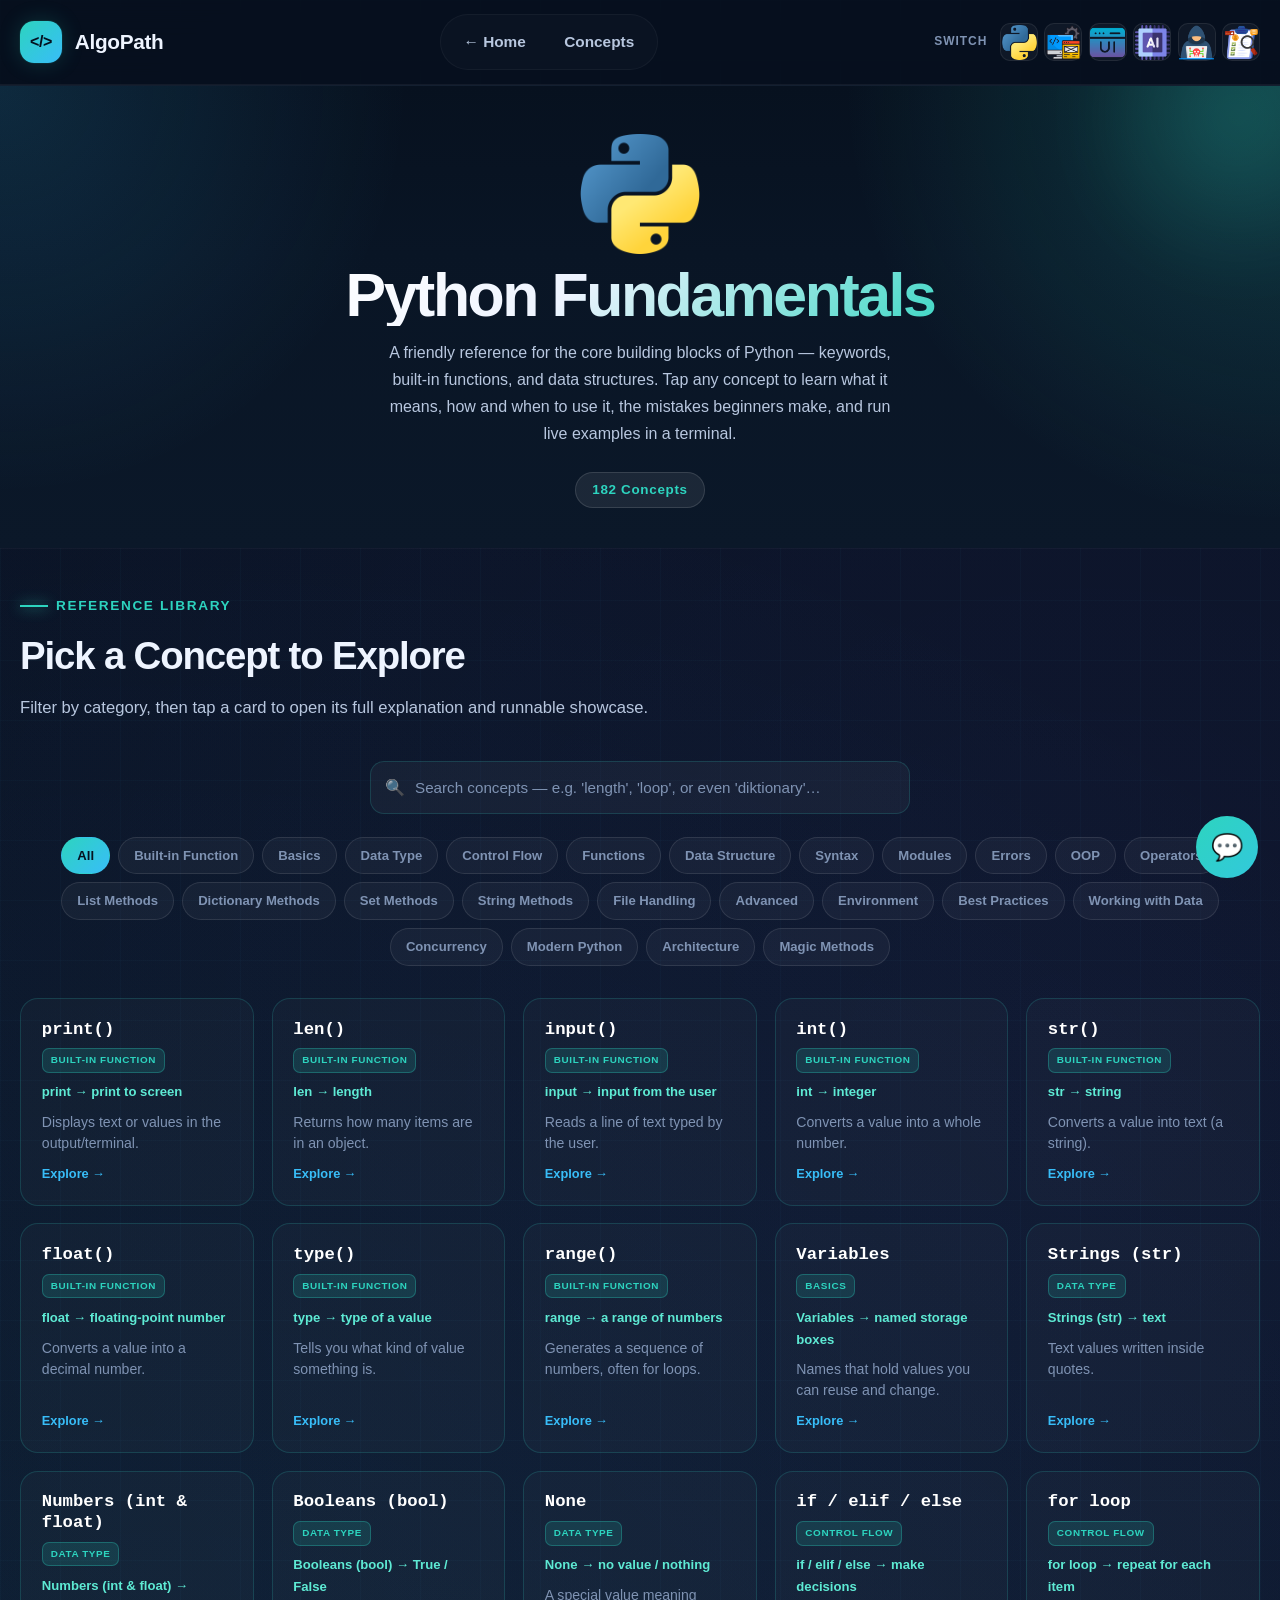
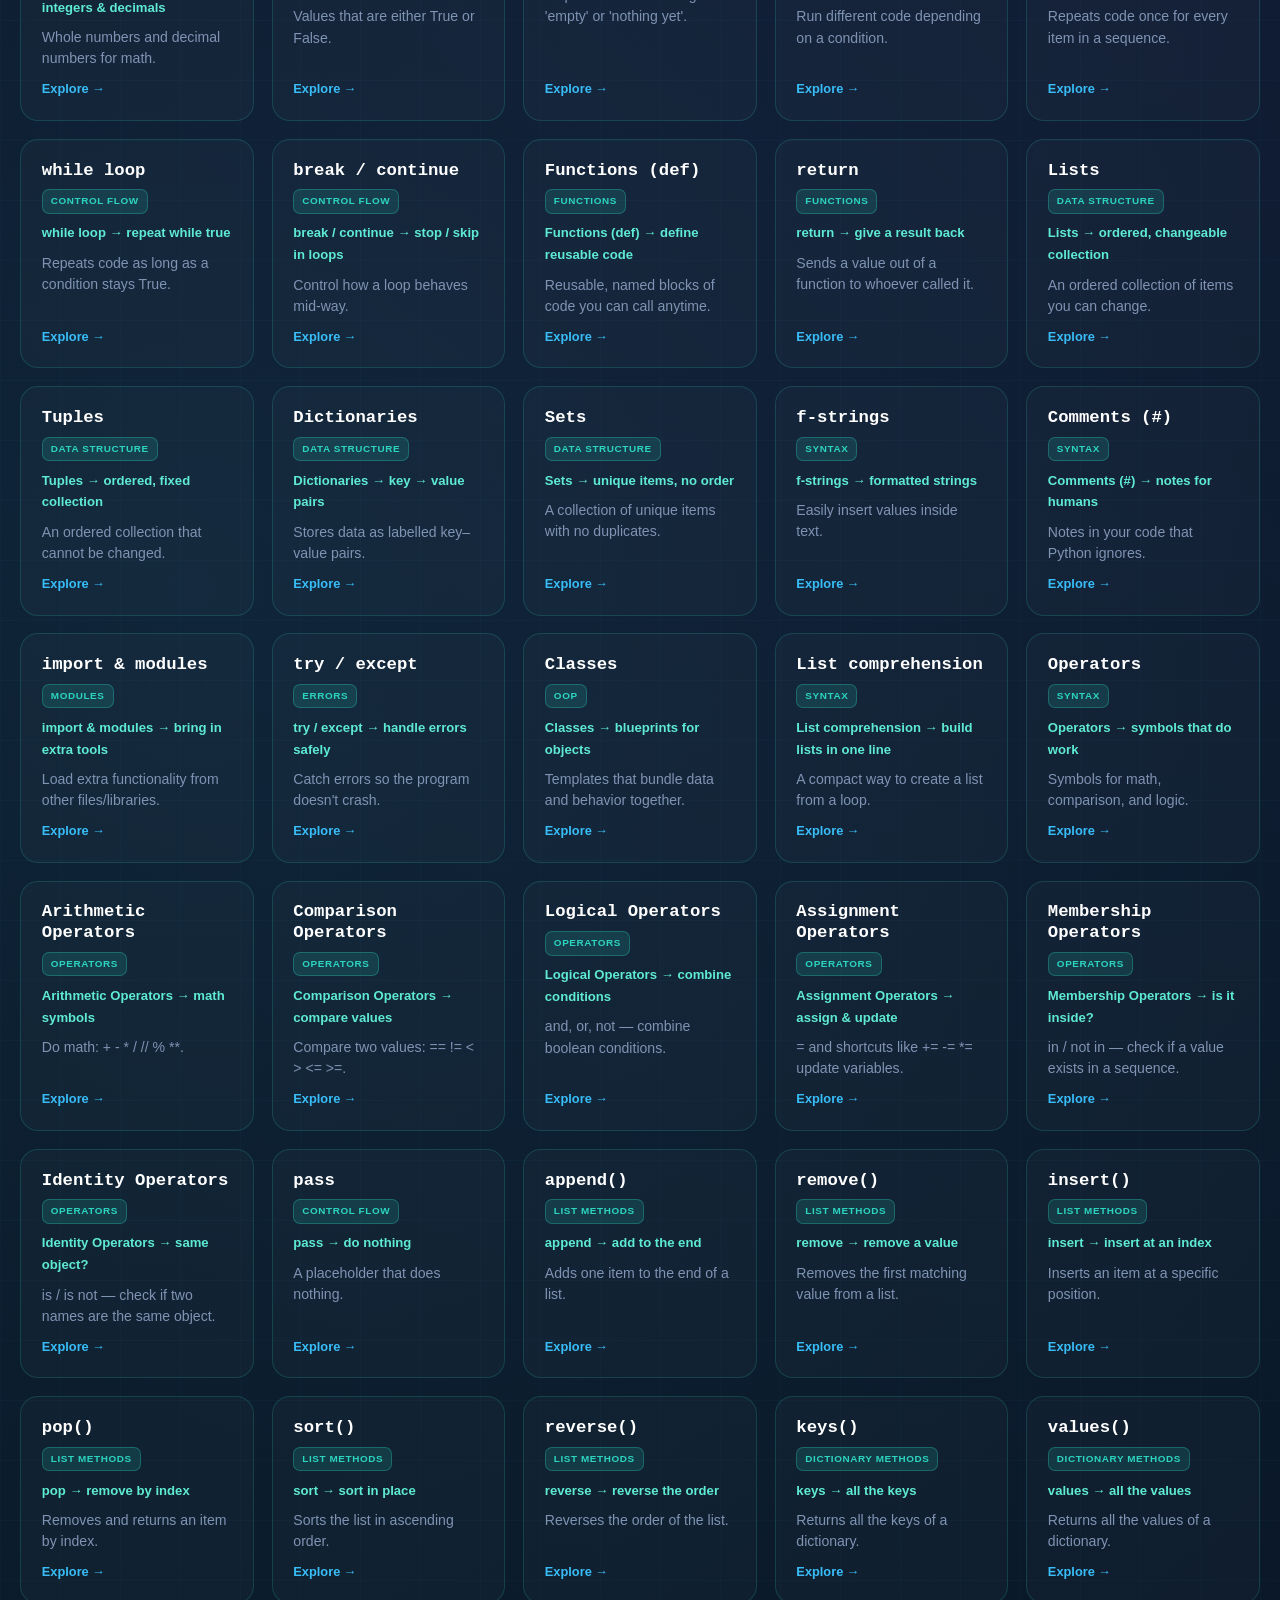
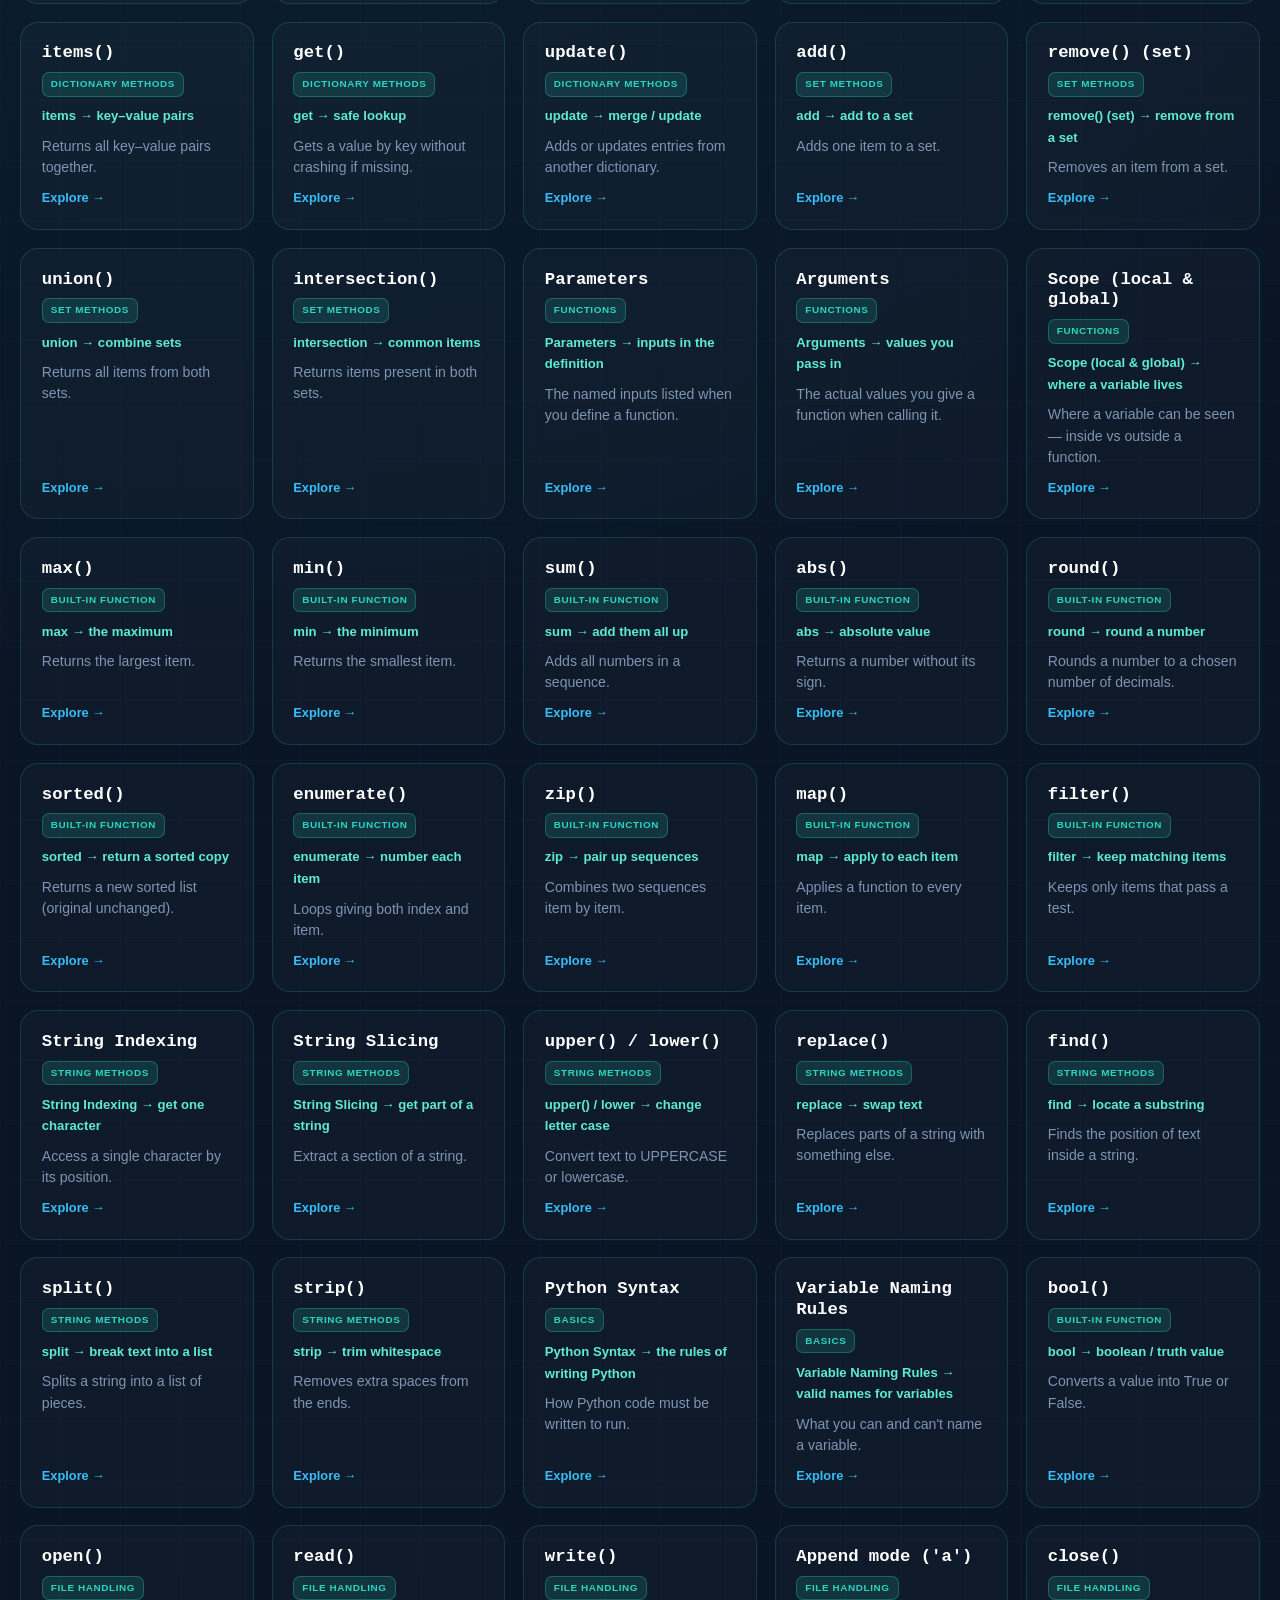
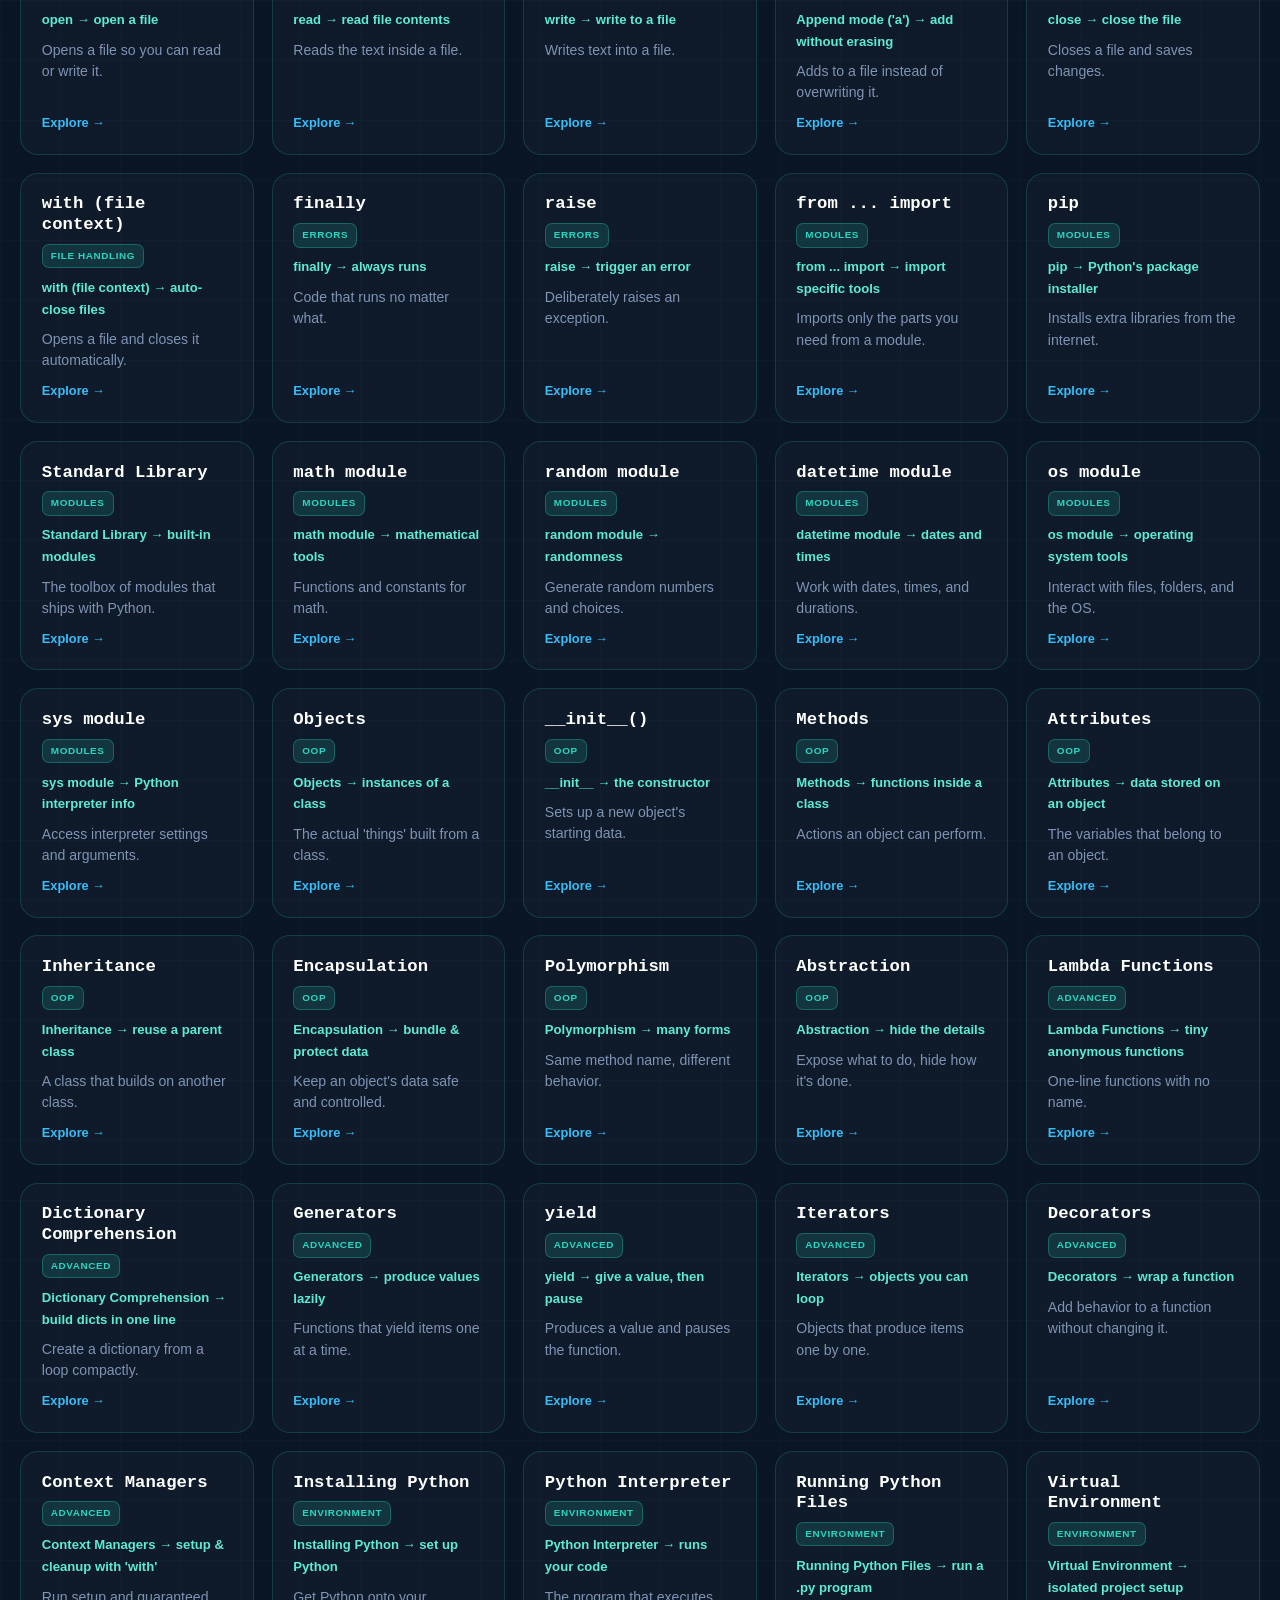
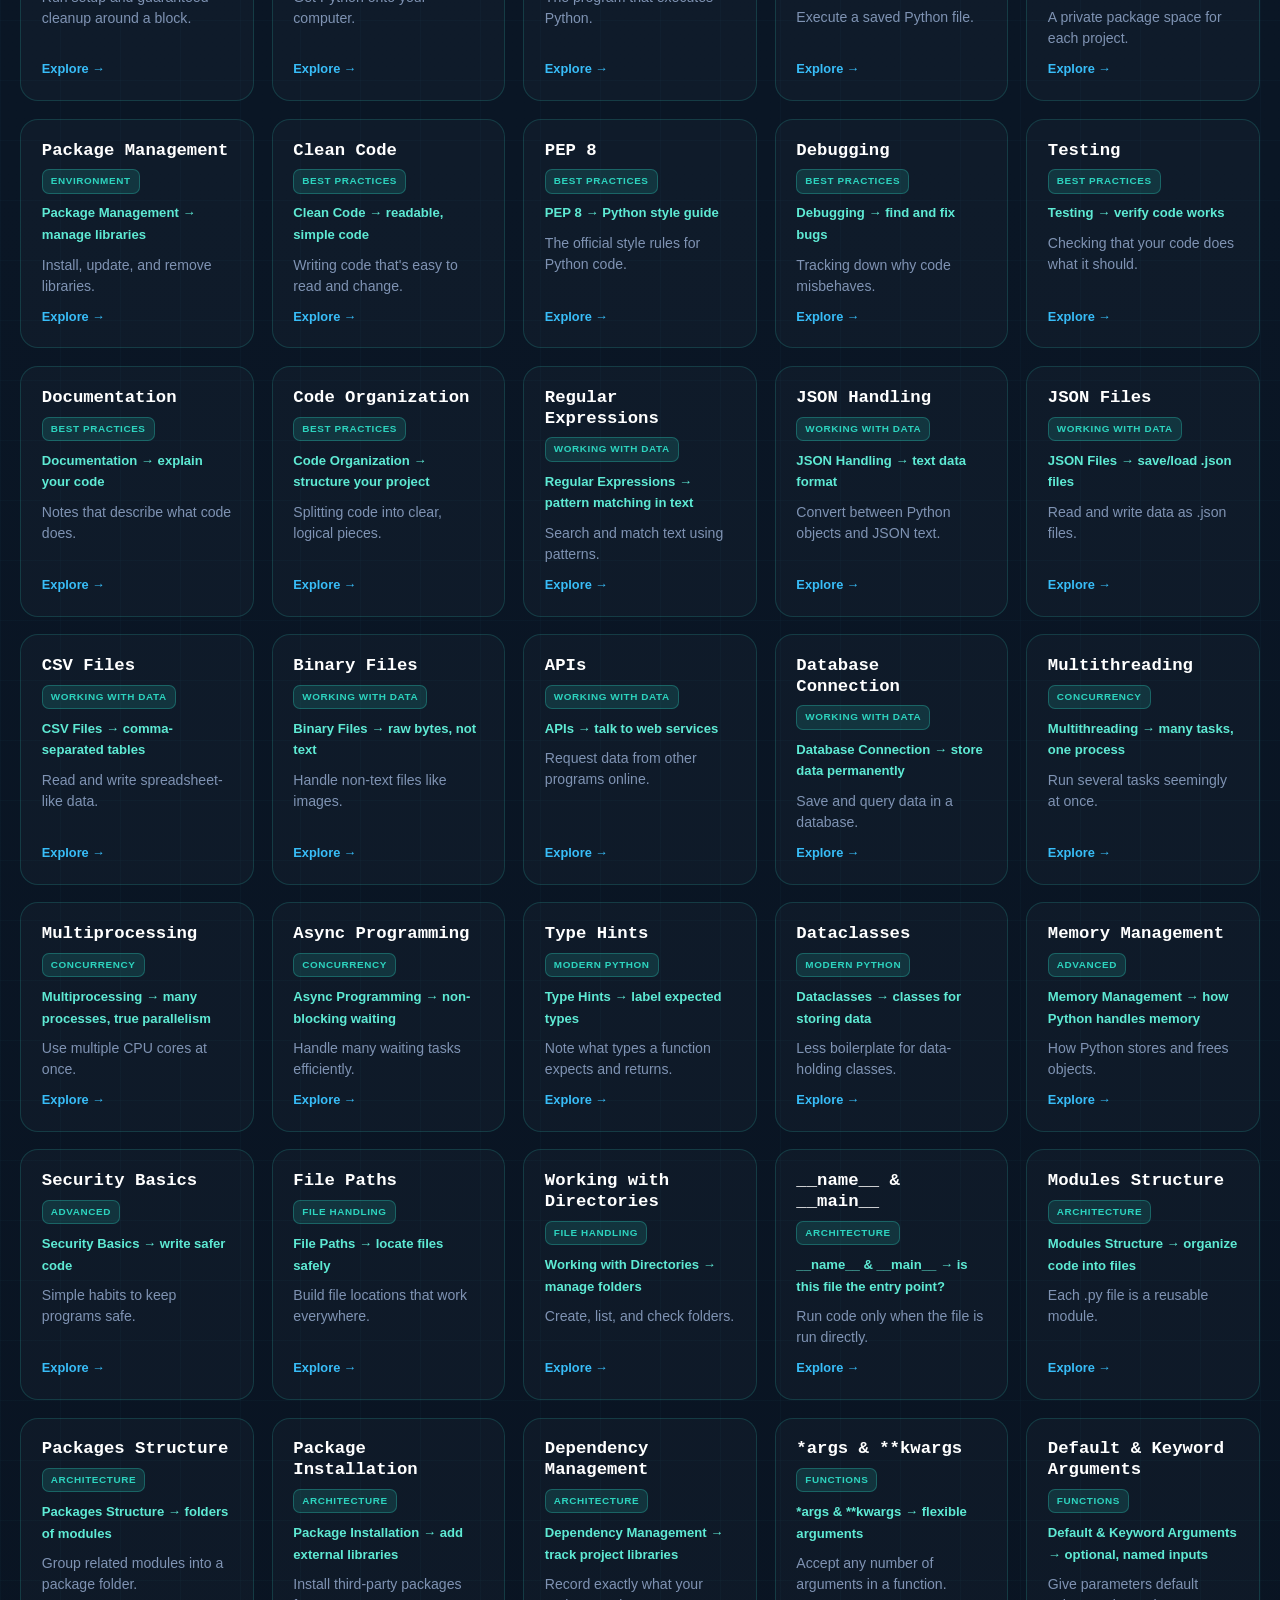
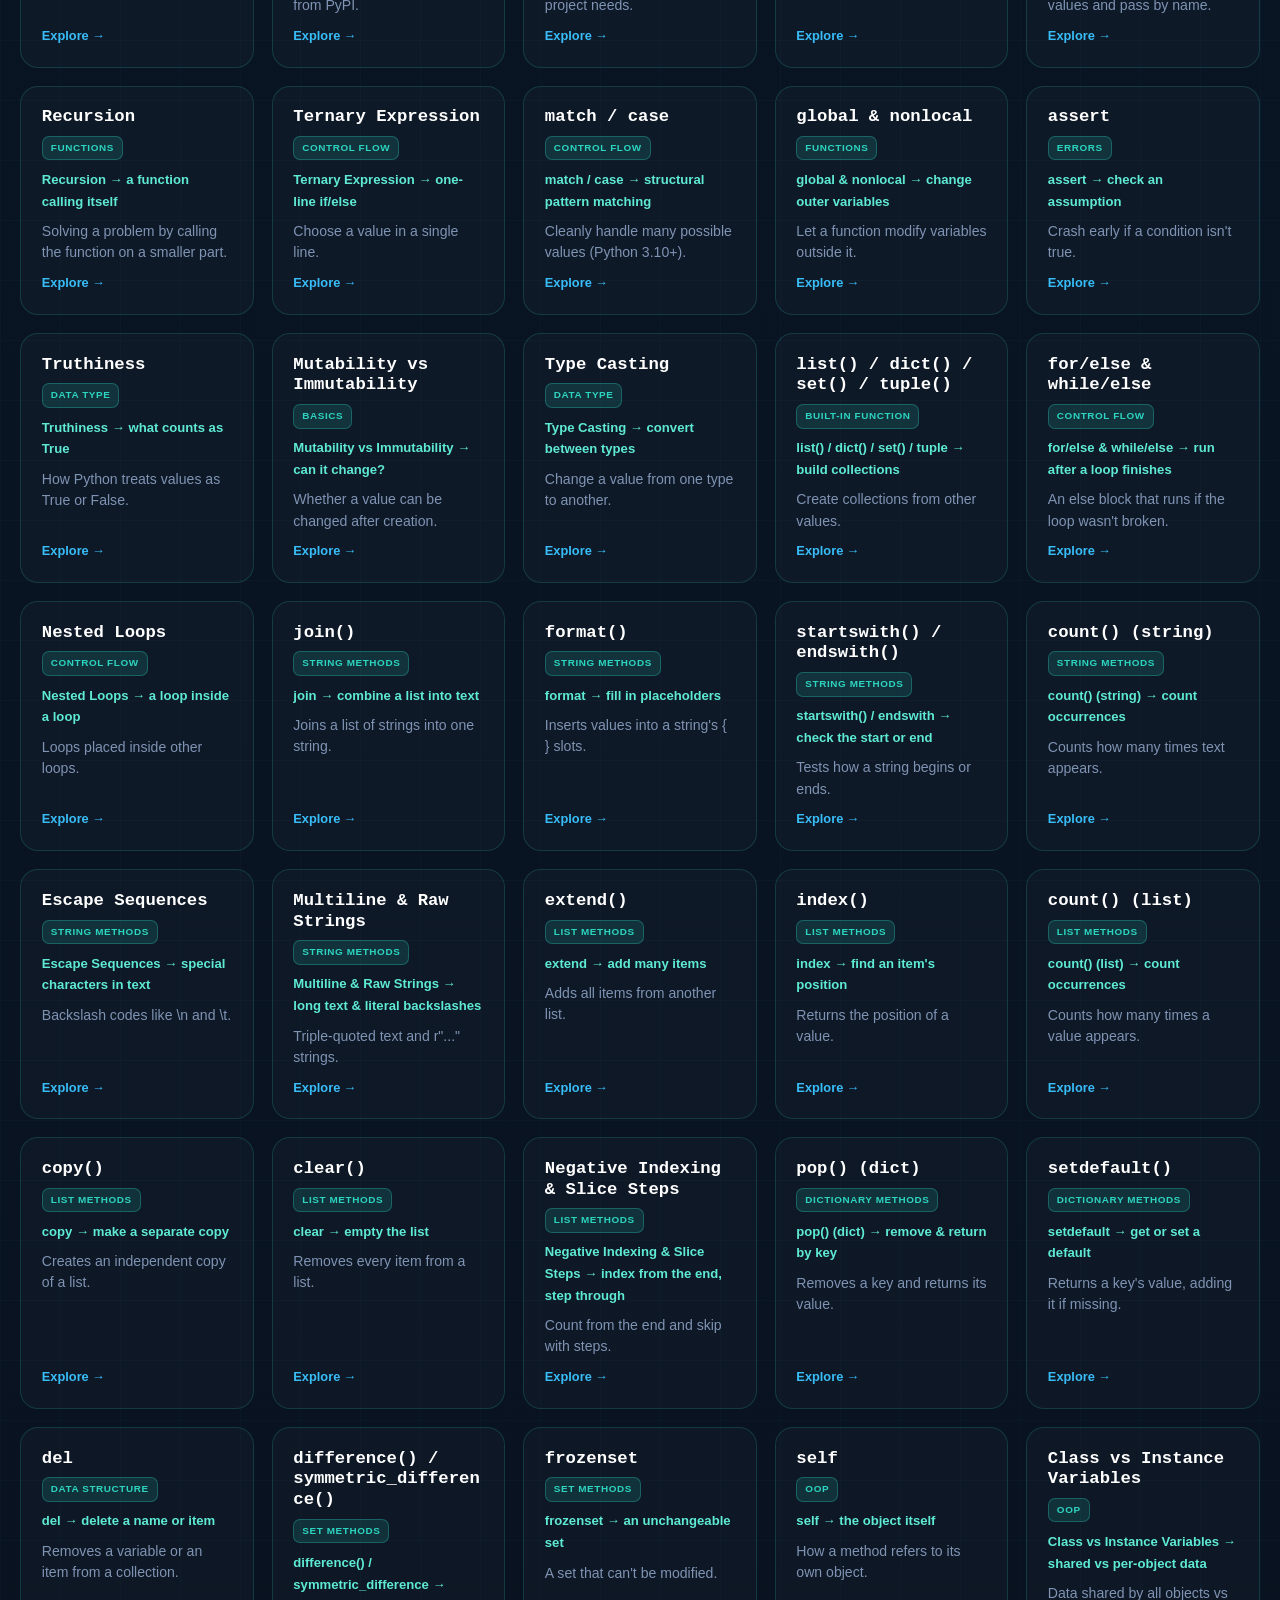
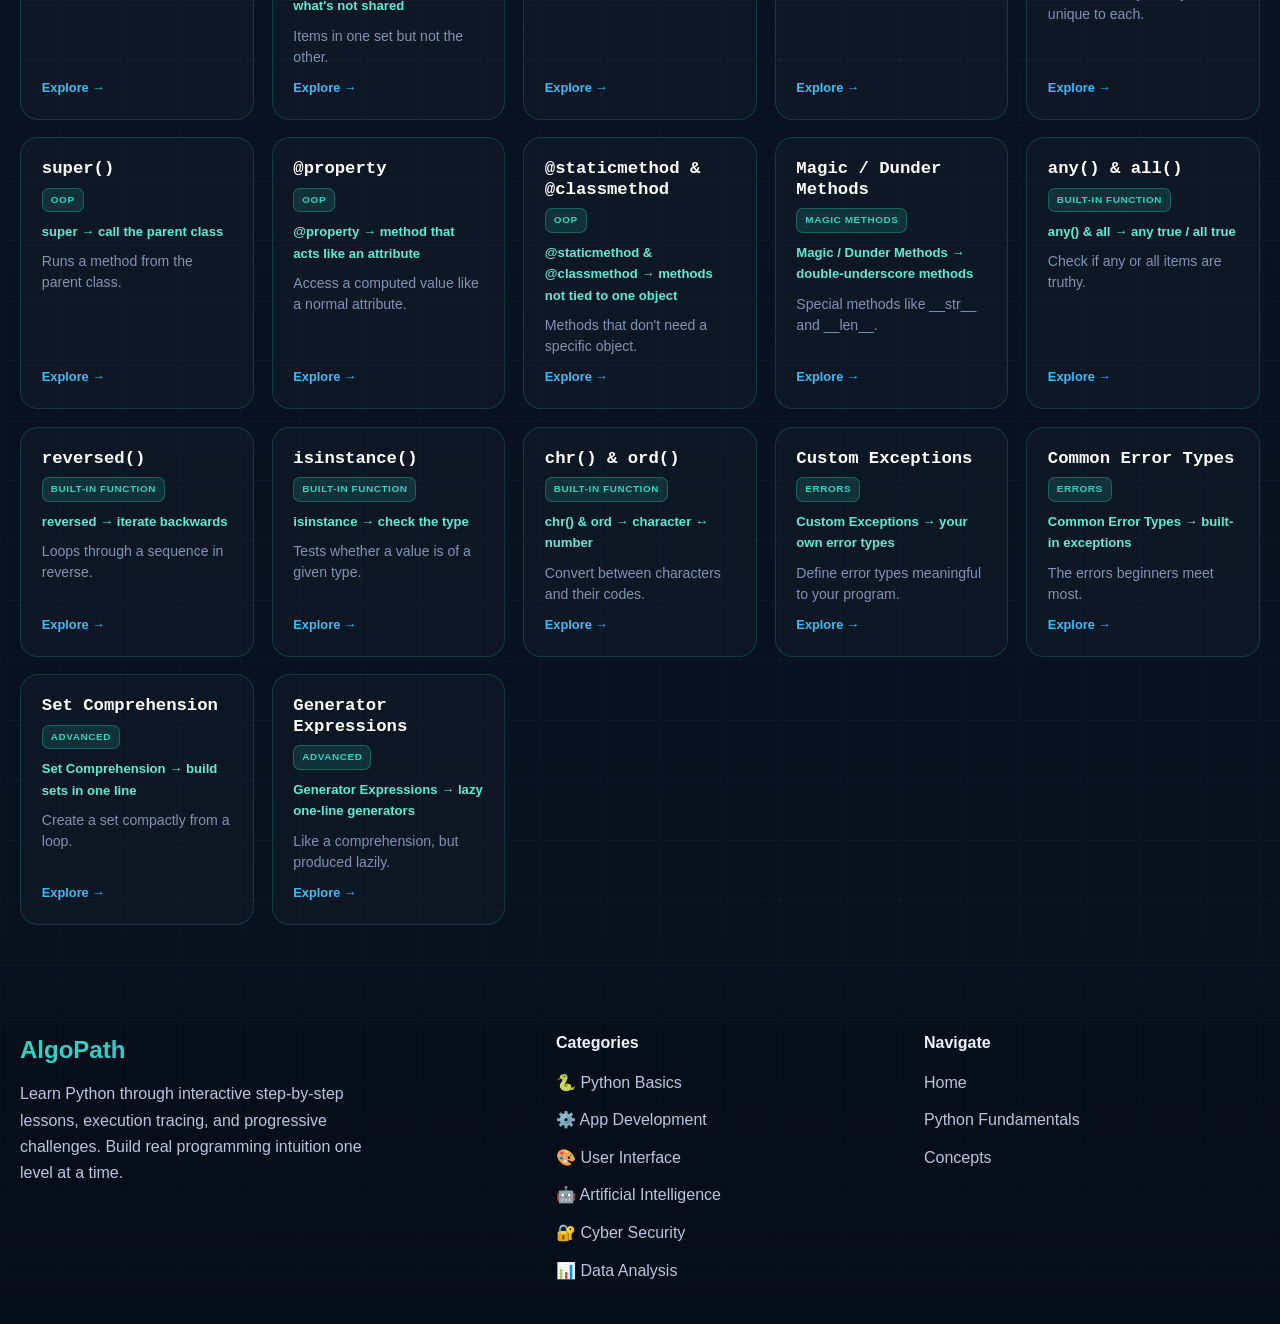
<file: python-fundamentals.html>
<!DOCTYPE html>
<html lang="en">
<head>
  <meta charset="UTF-8" />
  <meta http-equiv="X-UA-Compatible" content="IE=edge" />
  <meta name="viewport" content="width=device-width, initial-scale=1.0" />
  <meta name="description" content="Python Fundamentals — AlgoPath. Beginner-friendly explanations of Python keywords, built-in functions, and core concepts with runnable terminal showcases." />
  <title>Python Fundamentals — AlgoPath</title>
  <link rel="stylesheet" href="style.css" />
  <style>
    /* ── Python Fundamentals theme: teal / sky ── */
    :root {
      --accent-primary:   #2dd4bf;
      --accent-secondary: #38bdf8;
      --accent-tertiary:  #5eead4;
      --border-color:     rgba(45, 212, 191, 0.18);
      --border-strong:    rgba(45, 212, 191, 0.38);
      --glow-primary:     0 0 0 1px rgba(45,212,191,0.08), 0 0 22px rgba(45,212,191,0.18);
      --glow-secondary:   0 0 0 1px rgba(56,189,248,0.12), 0 0 24px rgba(56,189,248,0.16);
      --gradient-primary: linear-gradient(135deg, #2dd4bf 0%, #38bdf8 100%);
      --gradient-secondary: linear-gradient(135deg, rgba(45,212,191,0.12), rgba(56,189,248,0.14));
      --gradient-hero:
        radial-gradient(circle at top right, rgba(45,212,191,0.20), transparent 32%),
        radial-gradient(circle at top left,  rgba(56,189,248,0.14), transparent 30%),
        linear-gradient(180deg, #07111f 0%, #091525 36%, #0b1829 100%);
    }

    /* Concept list */
    .fc-chips { display:flex; flex-wrap:wrap; gap:0.5rem; justify-content:center; margin-bottom:2rem; }
    .fc-chip {
      font: inherit; font-size:0.82rem; font-weight:600; cursor:pointer; color:var(--text-muted,#9fb4cc);
      padding:7px 15px; border-radius:999px; background:rgba(255,255,255,0.04);
      border:1px solid rgba(255,255,255,0.1); transition:all .18s;
    }
    .fc-chip:hover { color:#fff; border-color:var(--border-strong); }
    .fc-chip.is-active {
      color:#06121f; background:var(--gradient-primary); border-color:transparent; font-weight:700;
    }

    .fc-search { max-width:540px; margin:0 auto 1.4rem; position:relative; }
    .fc-search input {
      width:100%; box-sizing:border-box; font:inherit; font-size:0.95rem; color:#fff;
      padding:13px 16px 13px 44px; border-radius:14px;
      background:rgba(255,255,255,0.04); border:1px solid var(--border-color);
      transition:border-color .2s, box-shadow .2s;
    }
    .fc-search input::placeholder { color:var(--text-muted,#9fb4cc); }
    .fc-search input:focus {
      outline:none; border-color:var(--accent-primary);
      box-shadow:0 0 0 3px color-mix(in srgb, var(--accent-primary) 22%, transparent);
    }
    .fc-search::before {
      content:"🔍"; position:absolute; left:15px; top:50%; transform:translateY(-50%);
      font-size:1rem; opacity:0.7; pointer-events:none;
    }
    .fc-noresult { grid-column:1/-1; text-align:center; color:var(--text-muted,#9fb4cc); padding:2.5rem 1rem; line-height:1.7; }

    .fc-grid {
      display:grid; grid-template-columns:repeat(auto-fill, minmax(230px, 1fr)); gap:1.1rem;
    }
    .fc-card {
      position:relative; text-align:left; cursor:pointer; font:inherit; color:inherit;
      padding:1.3rem; border-radius:18px; background:rgba(255,255,255,0.025);
      border:1px solid var(--border-color); transition:transform .2s, border-color .2s, box-shadow .2s;
      display:flex; flex-direction:column; gap:0.55rem;
    }
    .fc-card:hover { transform:translateY(-5px); border-color:var(--border-strong); box-shadow:var(--glow-primary); }
    .fc-card-top { display:flex; flex-direction:column; align-items:flex-start; gap:0.5rem; }
    .fc-card-name { font-size:1.08rem; font-weight:800; color:#fff; font-family:var(--font-code,monospace);
      overflow-wrap:anywhere; line-height:1.2; }
    .fc-card-tag {
      font-size:0.62rem; font-weight:700; text-transform:uppercase; letter-spacing:0.06em; align-self:flex-start;
      max-width:100%; color:var(--accent-primary); background:color-mix(in srgb, var(--accent-primary) 14%, transparent);
      border:1px solid color-mix(in srgb, var(--accent-primary) 30%, transparent);
      padding:3px 8px; border-radius:7px; white-space:nowrap;
    }
    .fc-card-stands { font-size:0.82rem; color:var(--accent-tertiary); font-weight:600; }
    .fc-card-blurb { font-size:0.88rem; color:var(--text-muted,#9fb4cc); line-height:1.5; }
    .fc-card-open { margin-top:auto; font-size:0.8rem; font-weight:700; color:var(--accent-secondary); }

    /* Detail view */
    .fc-detail { display:none; }
    .fc-detail.is-open { display:block; animation:fcFade .35s ease; }
    @keyframes fcFade { from{opacity:0; transform:translateY(10px);} to{opacity:1; transform:translateY(0);} }
    .fc-back {
      font:inherit; font-size:0.85rem; font-weight:600; cursor:pointer; color:var(--accent-secondary);
      background:none; border:none; padding:0; margin-bottom:1.2rem; display:inline-flex; align-items:center; gap:6px;
    }
    .fc-back:hover { color:#fff; }
    .fc-detail-head { display:flex; flex-wrap:wrap; align-items:center; gap:0.8rem; margin-bottom:0.4rem; }
    .fc-detail-name {
      font-size:clamp(1.8rem, 5vw, 2.6rem); font-weight:800; color:#fff; font-family:var(--font-code,monospace);
      background:linear-gradient(135deg,#fff 0%, var(--accent-primary) 100%);
      -webkit-background-clip:text; background-clip:text; -webkit-text-fill-color:transparent;
    }
    .fc-detail-tag {
      font-size:0.68rem; font-weight:700; text-transform:uppercase; letter-spacing:0.07em; color:var(--accent-primary);
      background:color-mix(in srgb, var(--accent-primary) 14%, transparent);
      border:1px solid color-mix(in srgb, var(--accent-primary) 32%, transparent); padding:4px 10px; border-radius:8px;
    }
    .fc-detail-stands { font-size:1.05rem; color:var(--accent-tertiary); font-weight:600; margin-bottom:1.8rem; }
    .fc-detail-stands strong { color:#fff; }

    .fc-section {
      background:rgba(255,255,255,0.025); border:1px solid var(--border-color); border-radius:18px;
      padding:1.4rem 1.5rem; margin-bottom:1.2rem;
    }
    .fc-section h3 {
      font-size:1.05rem; font-weight:700; color:#fff; margin:0 0 0.7rem;
      display:flex; align-items:center; gap:9px;
    }
    .fc-section h3 .fc-ico { font-size:1.1rem; }
    .fc-section p { color:var(--text-soft,#c3d3e8); line-height:1.7; margin:0 0 0.7rem; }
    .fc-section p:last-child { margin-bottom:0; }
    .fc-section code {
      background:color-mix(in srgb, var(--accent-primary) 18%, rgba(255,255,255,0.07));
      padding:1px 6px; border-radius:6px; font-size:0.88em; font-family:var(--font-code,monospace);
    }
    .fc-mistakes { list-style:none; margin:0; padding:0; display:flex; flex-direction:column; gap:0.6rem; }
    .fc-mistakes li {
      display:flex; gap:9px; align-items:flex-start; color:var(--text-soft,#c3d3e8); line-height:1.6;
    }
    .fc-mistakes li::before { content:"⚠️"; flex-shrink:0; }

    /* Runnable showcase (terminal style) */
    .fc-demo { margin-bottom:1.1rem; }
    .fc-demo-label { font-size:0.85rem; font-weight:700; color:var(--accent-tertiary); margin-bottom:0.5rem; }
    .fc-demo .code-display-box { margin:0; }
    .fc-codebar { display:flex; align-items:center; gap:8px; }
    .fc-codebar .code-filename { flex:1; }
    .fc-copy, .fc-run {
      font:inherit; font-weight:700; cursor:pointer; border-radius:8px; transition:all .15s;
    }
    .fc-copy {
      font-size:0.7rem; color:#fff; padding:4px 11px;
      border:1px solid color-mix(in srgb, var(--accent-primary) 45%, transparent);
      background:color-mix(in srgb, var(--accent-primary) 22%, transparent);
    }
    .fc-copy:hover { background:color-mix(in srgb, var(--accent-primary) 38%, transparent); }
    .fc-copy.is-copied { background:#1f8f4e; border-color:#27a35c; }
    .fc-run {
      margin-top:0.7rem; font-size:0.85rem; color:#06121f; padding:8px 18px; border:none;
      background:var(--gradient-primary); box-shadow:var(--glow-primary);
    }
    .fc-run:hover { filter:brightness(1.08); transform:translateY(-1px); }
    .fc-run:active { transform:scale(.97); }

    .fc-pager { display:flex; justify-content:space-between; gap:1rem; margin-top:1.6rem; }
    .fc-pager button {
      flex:1; font:inherit; font-size:0.9rem; font-weight:700; cursor:pointer; color:#fff;
      padding:13px; border-radius:14px; background:rgba(255,255,255,0.04);
      border:1px solid var(--border-color); transition:all .18s; min-width:0;
    }
    .fc-pager button:hover:not(:disabled) { border-color:var(--border-strong); background:rgba(255,255,255,0.07); }
    .fc-pager button:disabled { opacity:0.35; cursor:default; }
    .fc-pager .fc-pg-label { display:block; font-size:0.68rem; color:var(--text-muted,#9fb4cc); font-weight:600; }
    .fc-pager .fc-pg-name { font-family:var(--font-code,monospace); }

    @media (max-width:600px){
      .fc-grid { grid-template-columns:1fr; }
      .fc-section { padding:1.1rem 1.1rem; }
    }
  </style>
</head>
<body data-page-category="python-fundamentals">

  <!-- Header -->
  <header class="site-header">
    <div class="container header-container">
      <div class="brand-area">
        <a href="index.html" class="brand-logo" aria-label="AlgoPath Home">
          <span class="brand-mark">&lt;/&gt;</span>
          <span class="brand-name">AlgoPath</span>
        </a>
      </div>
      <nav class="main-nav" aria-label="Page Navigation">
        <ul class="nav-list">
          <li><a href="index.html" class="nav-link">← Home</a></li>
          <li><a href="#concepts" class="nav-link">Concepts</a></li>
        </ul>
      </nav>
      <div class="cat-switch">
        <span class="cat-switch-label">Switch</span>
        <a href="python-basics.html" class="cat-switch-link" title="Python Basics">
          <img src="images/python.png" alt="Python Basics">
        </a>
        <a href="applications.html" class="cat-switch-link" title="App Development">
          <img src="images/application.png" alt="Application Development">
        </a>
        <a href="user-interface.html" class="cat-switch-link" title="User Interface">
          <img src="images/ui.png" alt="User Interface">
        </a>
        <a href="ai.html" class="cat-switch-link" title="Artificial Intelligence">
          <img src="images/ai.png" alt="Artificial Intelligence">
        </a>
        <a href="cyber-security.html" class="cat-switch-link" title="Cyber Security">
          <img src="images/cyber-security.png" alt="Cyber Security">
        </a>
        <a href="data-analysis.html" class="cat-switch-link" title="Data Analysis">
          <img src="images/data-analysis.png" alt="Data Analysis">
        </a>
      </div>
    </div>
  </header>

  <main>

    <!-- Hero -->
    <section class="cat-hero-section">
      <div class="container cat-hero-inner">
        <span class="cat-hero-icon-large"><img src="images/python.png" alt="Python Fundamentals"></span>
        <h1 class="cat-hero-title">Python Fundamentals</h1>
        <p class="cat-hero-desc">
          A friendly reference for the core building blocks of Python — keywords, built-in
          functions, and data structures. Tap any concept to learn what it means, how and
          when to use it, the mistakes beginners make, and run live examples in a terminal.
        </p>
        <div class="cat-hero-meta">
          <span class="cat-hero-count" id="fc-count">Concepts</span>
        </div>
      </div>
    </section>

    <!-- Concepts -->
    <section class="cat-levels-section" id="concepts">
      <div class="container">

        <!-- List view -->
        <div id="fc-list">
          <div class="section-heading">
            <p class="section-label">Reference Library</p>
            <h2 class="section-title">Pick a Concept to Explore</h2>
            <p class="section-description">
              Filter by category, then tap a card to open its full explanation and runnable showcase.
            </p>
          </div>
          <div class="fc-search">
            <input id="fc-search" type="text" autocomplete="off" spellcheck="false"
              placeholder="Search concepts — e.g. 'length', 'loop', or even 'diktionary'…" />
          </div>
          <div class="fc-chips" id="fc-chips"></div>
          <div class="fc-grid" id="fc-grid"></div>
        </div>

        <!-- Detail view -->
        <article class="fc-detail" id="fc-detail"></article>

      </div>
    </section>

  </main>

  <!-- Footer -->
  <footer class="site-footer">
    <div class="container footer-container">
      <div class="footer-brand">
        <h3 class="footer-logo">AlgoPath</h3>
        <p class="footer-statement">
          Learn Python through interactive step-by-step lessons, execution tracing,
          and progressive challenges. Build real programming intuition one level at a time.
        </p>
      </div>
      <div class="footer-links">
        <h4 class="footer-heading">Categories</h4>
        <ul class="footer-list">
          <li><a href="python-basics.html">🐍 Python Basics</a></li>
          <li><a href="applications.html">⚙️ App Development</a></li>
          <li><a href="user-interface.html">🎨 User Interface</a></li>
          <li><a href="ai.html">🤖 Artificial Intelligence</a></li>
          <li><a href="cyber-security.html">🔐 Cyber Security</a></li>
          <li><a href="data-analysis.html">📊 Data Analysis</a></li>
        </ul>
      </div>
      <div class="footer-contact">
        <h4 class="footer-heading">Navigate</h4>
        <ul class="footer-list">
          <li><a href="index.html">Home</a></li>
          <li><a href="python-fundamentals.html">Python Fundamentals</a></li>
          <li><a href="#concepts">Concepts</a></li>
        </ul>
      </div>
    </div>
  </footer>

  <script src="fundamentals.js"></script>
  <script src="chat-tutor.js"></script>
</body>
</html>
</file>
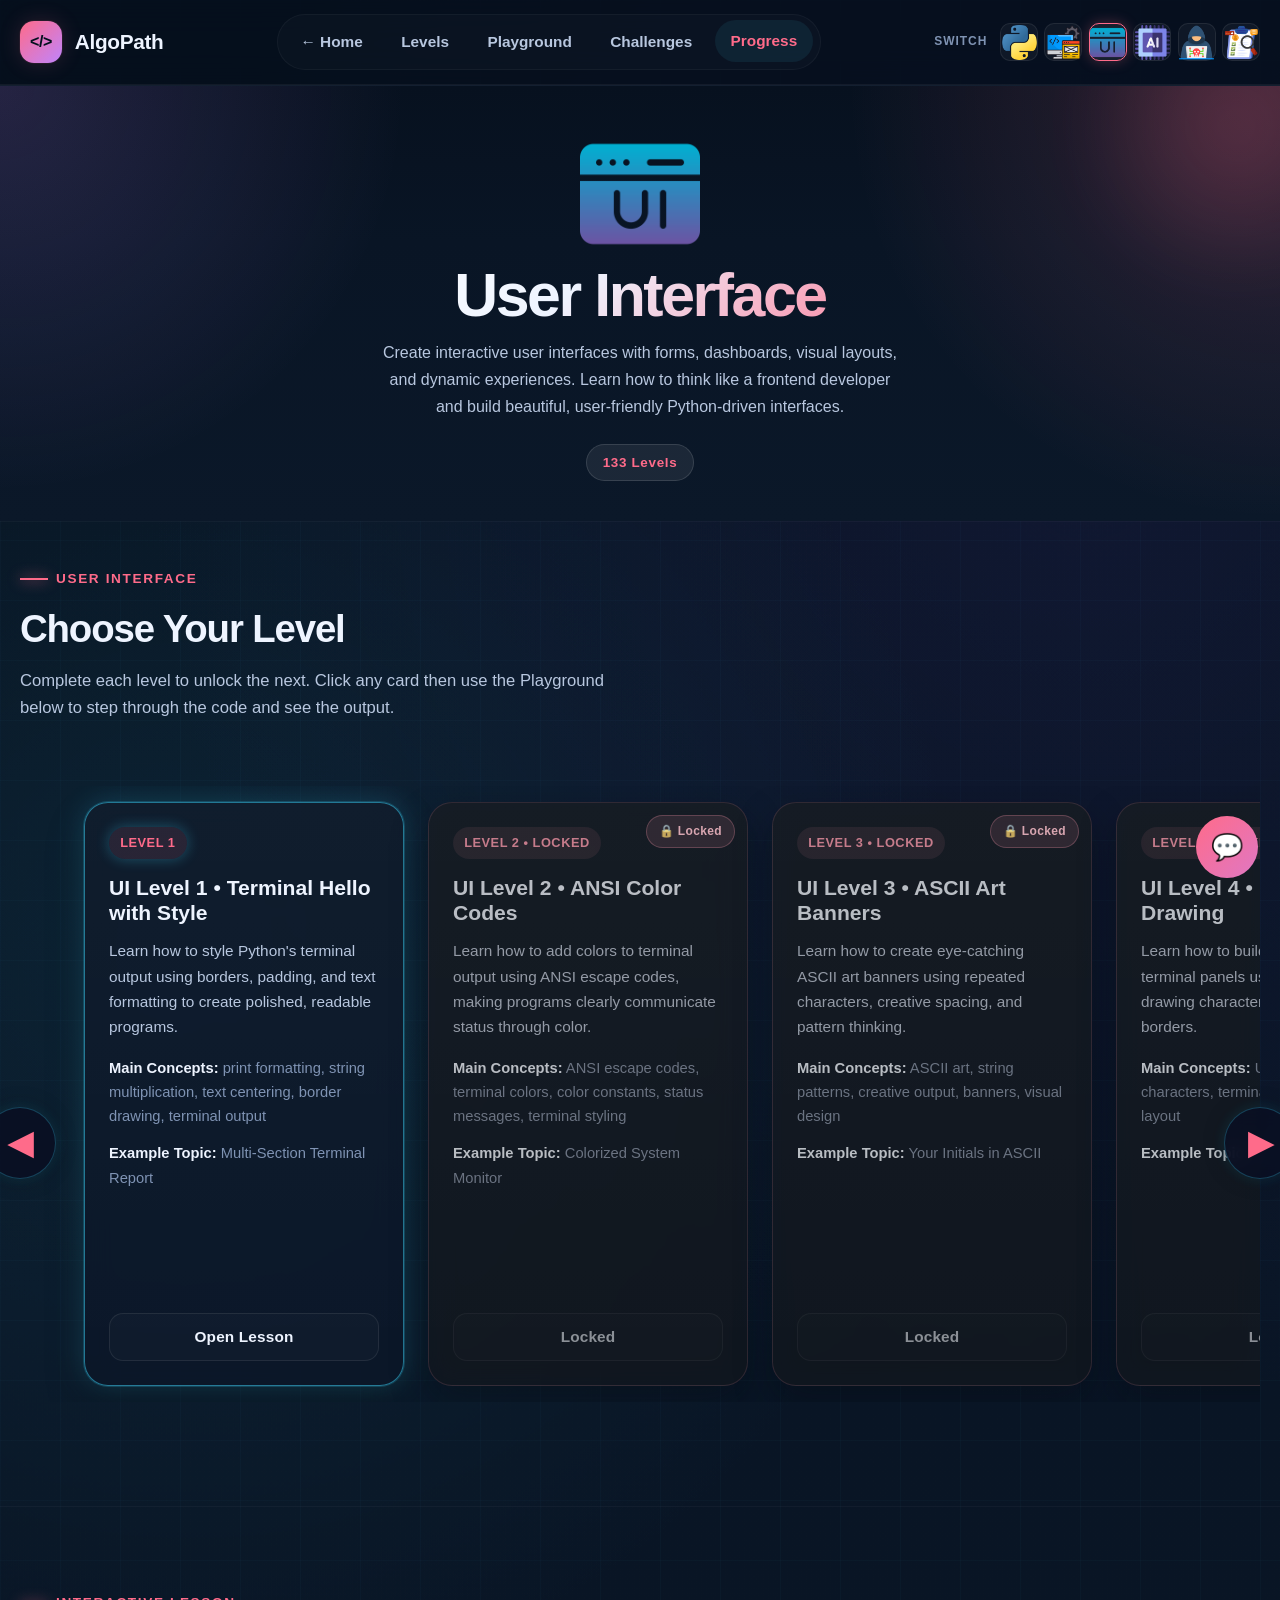
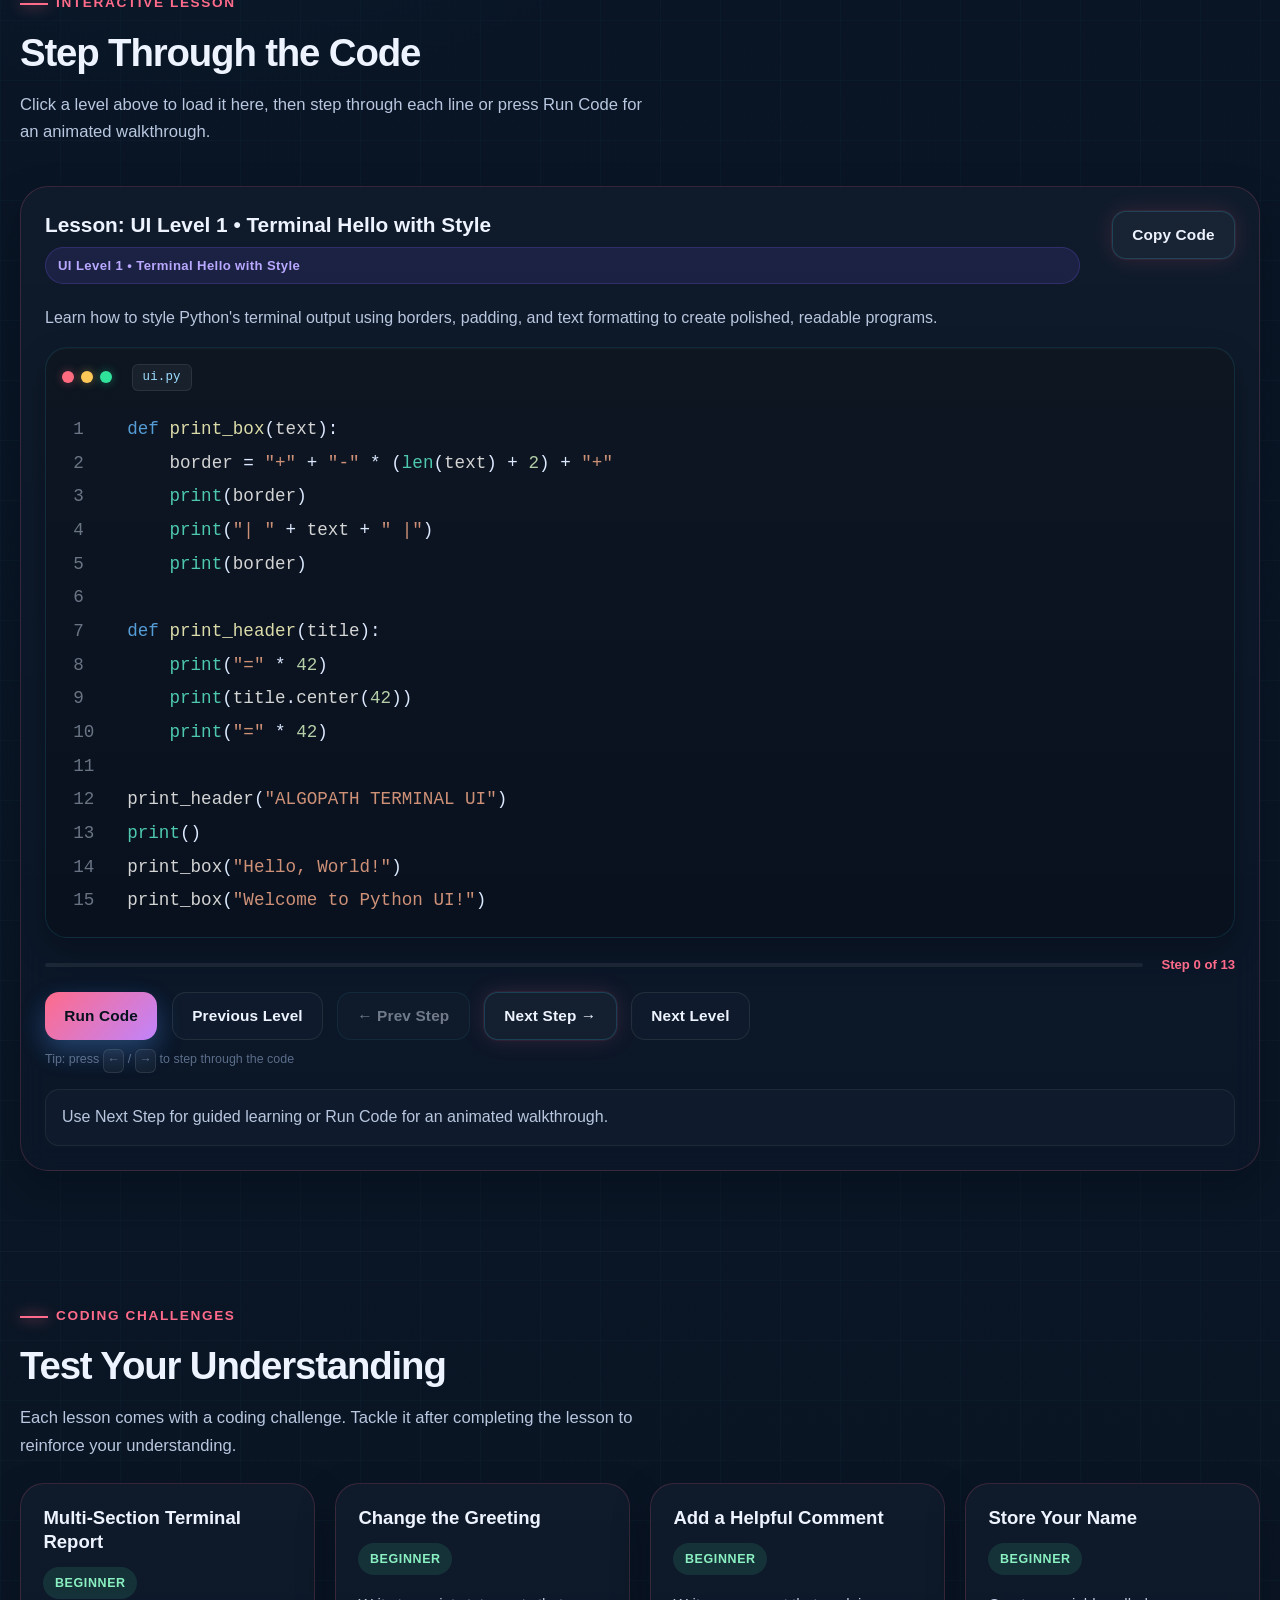
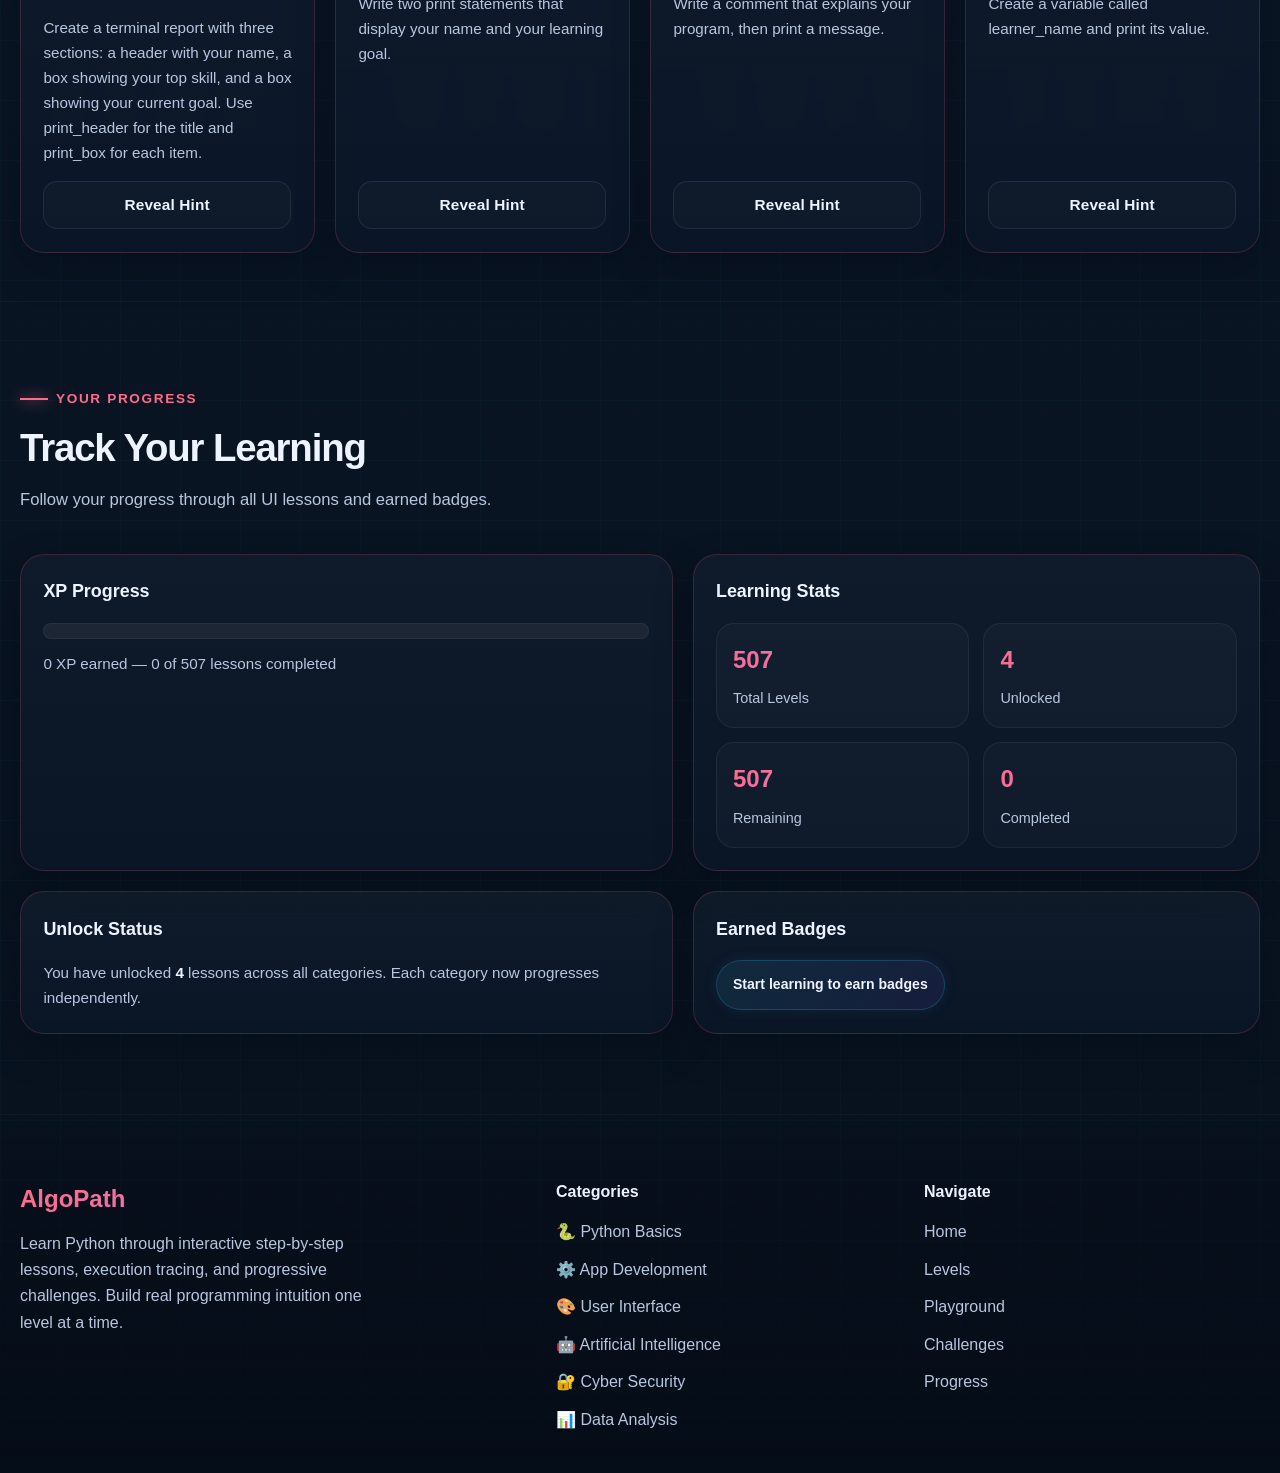
<file: user-interface.html>
<!DOCTYPE html>
<html lang="en">
<head>
  <meta charset="UTF-8" />
  <meta http-equiv="X-UA-Compatible" content="IE=edge" />
  <meta name="viewport" content="width=device-width, initial-scale=1.0" />
  <meta name="description" content="User Interface – AlgoPath. Create interactive interfaces, forms, dashboards, and visual experiences through step-by-step Python UI lessons." />
  <title>User Interface – AlgoPath</title>
  <link rel="stylesheet" href="style.css" />
  <style>
    /* ── User Interface theme: rose / pink ── */
    :root {
      --accent-primary:   #ff6b8a;
      --accent-secondary: #c084fc;
      --accent-tertiary:  #ff8fa3;
      --border-color:     rgba(255, 107, 138, 0.18);
      --border-strong:    rgba(255, 107, 138, 0.38);
      --glow-primary:     0 0 0 1px rgba(255,107,138,0.08), 0 0 22px rgba(255,107,138,0.16);
      --glow-secondary:   0 0 0 1px rgba(192,132,252,0.12), 0 0 24px rgba(192,132,252,0.18);
      --gradient-primary: linear-gradient(135deg, #ff6b8a 0%, #c084fc 100%);
      --gradient-secondary: linear-gradient(135deg, rgba(255,107,138,0.12), rgba(192,132,252,0.14));
      --gradient-hero:
        radial-gradient(circle at top right, rgba(255,107,138,0.18), transparent 32%),
        radial-gradient(circle at top left,  rgba(192,132,252,0.16), transparent 30%),
        linear-gradient(180deg, #07111f 0%, #091525 36%, #0b1829 100%);
    }
    .cat-switch-link.is-active {
      border-color: #ff6b8a;
      box-shadow: 0 0 14px rgba(255,107,138,0.28);
    }
  </style>
</head>
<body data-page-category="user-interface">

  <!-- Header -->
  <header class="site-header">
    <div class="container header-container">
      <div class="brand-area">
        <a href="index.html" class="brand-logo" aria-label="AlgoPath Home">
          <span class="brand-mark">&lt;/&gt;</span>
          <span class="brand-name">AlgoPath</span>
        </a>
      </div>
      <nav class="main-nav" aria-label="Page Navigation">
        <ul class="nav-list">
          <li><a href="index.html" class="nav-link">← Home</a></li>
          <li><a href="#levels" class="nav-link">Levels</a></li>
          <li><a href="#playground" class="nav-link">Playground</a></li>
          <li><a href="#challenges" class="nav-link">Challenges</a></li>
          <li><a href="#progress" class="nav-link">Progress</a></li>
        </ul>
      </nav>


      <div class="cat-switch">
        <span class="cat-switch-label">Switch</span>
        <a href="python-basics.html" class="cat-switch-link" title="Python Basics">
          <img src="images/python.png" alt="Python Basics">
        </a>
        <a href="applications.html" class="cat-switch-link" title="App Development">
          <img src="images/application.png" alt="Application Development">
        </a>
        <a href="user-interface.html" class="cat-switch-link is-active" title="User Interface">
          <img src="images/ui.png" alt="User Interface">
        </a>
        <a href="ai.html" class="cat-switch-link" title="Artificial Intelligence">
          <img src="images/ai.png" alt="Artificial Intelligence">
        </a>
        <a href="cyber-security.html" class="cat-switch-link" title="Cyber Security">
          <img src="images/cyber-security.png" alt="Cyber Security">
        </a>
        <a href="data-analysis.html" class="cat-switch-link" title="Data Analysis">
          <img src="images/data-analysis.png" alt="Data Analysis">
        </a>
      </div>

      
    </div>
  </header>

  <main>


    <!-- Category Hero -->
    <section class="cat-hero-section">
      <div class="container cat-hero-inner">

        <span class="cat-hero-icon-large">
          <img src="images/ui.png" alt="User Interface">
        </span>

        <h1 class="cat-hero-title">User Interface</h1>

        <p class="cat-hero-desc">
          Create interactive user interfaces with forms, dashboards, visual layouts,
          and dynamic experiences. Learn how to think like a frontend developer
          and build beautiful, user-friendly Python-driven interfaces.
        </p>

        <div class="cat-hero-meta">
          <span class="cat-hero-count" data-level-count="user-interface">133 Levels</span>
        </div>

      </div>
    </section>

    <!-- Levels Row -->
    <section class="cat-levels-section" id="levels">
      <div class="container">
        <div class="section-heading">
          <p class="section-label">User Interface</p>
          <h2 class="section-title">Choose Your Level</h2>
          <p class="section-description">
            Complete each level to unlock the next. Click any card then use the
            Playground below to step through the code and see the output.
          </p>
        </div>
        <div class="level-category" data-category="user-interface">
          <div class="category-header">
            <div class="category-navigation">
              <button class="category-arrow category-arrow-left"
                data-scroll-target="user-interface-grid"
                data-direction="left">◀</button>
              <button class="category-arrow category-arrow-right"
                data-scroll-target="user-interface-grid"
                data-direction="right">▶</button>
            </div>
          </div>
          <div class="levels-row" id="user-interface-grid"></div>
        </div>
      </div>
    </section>

    <!-- Lesson Playground -->
    <section class="demo-section" id="playground">
      <div class="container">
        <div class="section-heading">
          <p class="section-label">Interactive Lesson</p>
          <h2 class="section-title">Step Through the Code</h2>
          <p class="section-description">
            Click a level above to load it here, then step through each line or
            press Run Code for an animated walkthrough.
          </p>
        </div>
        <div class="demo-layout">
          <article class="lesson-panel">
            <div class="panel-header">
              <div class="lesson-header-text">
                <h3 class="panel-title">Select a level above to begin</h3>
                <span class="lesson-tag">User Interface</span>
              </div>
              <button class="btn btn-secondary" id="copy-code-btn" type="button">Copy Code</button>
            </div>

            <div class="code-display-box" aria-label="Python Code Display">
              <div class="code-display-topbar">
                <span class="window-dot dot-red"></span>
                <span class="window-dot dot-yellow"></span>
                <span class="window-dot dot-green"></span>
                <span class="code-filename">ui.py</span>
              </div>
              <pre class="python-code"><code></code></pre>
              <div class="vsc-terminal" id="code-output-section" style="display:none;">
                <div class="vsc-terminal-bar">
                  <div class="vsc-terminal-tabs">
                    <span class="vsc-terminal-dot vsc-dot-red"></span>
                    <span class="vsc-terminal-dot vsc-dot-yellow"></span>
                    <span class="vsc-terminal-dot vsc-dot-green"></span>
                    <span class="vsc-terminal-tab-label">TERMINAL</span>
                  </div>
                  <span class="vsc-terminal-cmd">python&nbsp;ui.py</span>
                </div>
                <div class="vsc-terminal-body">
                  <div class="vsc-terminal-prompt-row">
                    <span class="vsc-term-ps">PS</span>
                    <span class="vsc-term-path">&nbsp;C:\AlgoPath&gt;</span>
                    <span class="vsc-term-cmd">&nbsp;python ui.py</span>
                  </div>
                  <div class="vsc-terminal-output" id="output-value"></div>
                  <div class="vsc-terminal-cursor-row">
                    <span class="vsc-term-ps">PS</span>
                    <span class="vsc-term-path">&nbsp;C:\AlgoPath&gt;</span>
                    <span class="vsc-terminal-cursor">▌</span>
                  </div>
                </div>
              </div>
            </div>

            <div class="step-progress-wrap">
              <div class="step-progress-bar" id="step-progress-bar">
                <div class="step-progress-fill" id="step-progress-fill"></div>
              </div>
              <span class="step-counter" id="step-counter">Ready</span>
            </div>

            <div class="lesson-controls">
              <button class="btn btn-primary" id="run-code-btn">Run Code</button>
              <button class="btn btn-outline" id="prev-level-btn">Previous Level</button>
              <button class="btn btn-secondary" id="prev-step-btn">← Prev Step</button>
              <button class="btn btn-secondary" id="next-step-btn">Next Step →</button>
              <button class="btn btn-outline" id="next-level-btn">Next Level</button>
            </div>
            <p class="keyboard-hint">Tip: press <kbd>←</kbd> / <kbd>→</kbd> to step through the code</p>
          </article>
        </div>
      </div>
    </section>

    <!-- Challenges -->
    <section class="challenges-section" id="challenges">
      <div class="container">
        <div class="section-heading">
          <p class="section-label">Coding Challenges</p>
          <h2 class="section-title">Test Your Understanding</h2>
          <p class="section-description">
            Each lesson comes with a coding challenge. Tackle it after completing
            the lesson to reinforce your understanding.
          </p>
        </div>
        <div class="challenges-grid"></div>
      </div>
    </section>

    <!-- Progress -->
    <section class="progress-section" id="progress">
      <div class="container">
        <div class="section-heading">
          <p class="section-label">Your Progress</p>
          <h2 class="section-title">Track Your Learning</h2>
          <p class="section-description">
            Follow your progress through all UI lessons and earned badges.
          </p>
        </div>
        <div class="progress-layout">
          <article class="progress-card xp-card">
            <h3 class="progress-title">XP Progress</h3>
            <div class="xp-bar-wrapper">
              <div class="xp-bar"><div class="xp-fill" style="width:0%;"></div></div>
              <p class="xp-text">0 XP earned</p>
            </div>
          </article>
          <article class="progress-card stats-card">
            <h3 class="progress-title">Learning Stats</h3>
            <div class="stats-grid">
              <div class="stat-box"><span class="stat-number">0</span><span class="stat-label">Total Levels</span></div>
              <div class="stat-box"><span class="stat-number">0</span><span class="stat-label">Unlocked</span></div>
              <div class="stat-box"><span class="stat-number">0</span><span class="stat-label">Remaining</span></div>
              <div class="stat-box"><span class="stat-number">0</span><span class="stat-label">Completed</span></div>
            </div>
          </article>
          <article class="progress-card unlock-card">
            <h3 class="progress-title">Unlock Status</h3>
            <p class="unlock-text">Complete each level to unlock the next one.</p>
          </article>
          <article class="progress-card badges-card">
            <h3 class="progress-title">Earned Badges</h3>
            <div class="badges-grid"><div class="badge-item">Start learning to earn badges</div></div>
          </article>
        </div>
      </div>
    </section>

  </main>

  <!-- Footer -->
  <footer class="site-footer">
    <div class="container footer-container">
      <div class="footer-brand">
        <h3 class="footer-logo">AlgoPath</h3>
        <p class="footer-statement">
          Learn Python through interactive step-by-step lessons, execution tracing,
          and progressive challenges. Build real programming intuition one level at a time.
        </p>
      </div>
      <div class="footer-links">
        <h4 class="footer-heading">Categories</h4>
        <ul class="footer-list">
          <li><a href="python-basics.html">🐍 Python Basics</a></li>
          <li><a href="applications.html">⚙️ App Development</a></li>
          <li><a href="user-interface.html">🎨 User Interface</a></li>
          <li><a href="ai.html">🤖 Artificial Intelligence</a></li>
          <li><a href="cyber-security.html">🔐 Cyber Security</a></li>
          <li><a href="data-analysis.html">📊 Data Analysis</a></li>
        </ul>
      </div>
      <div class="footer-contact">
        <h4 class="footer-heading">Navigate</h4>
        <ul class="footer-list">
          <li><a href="index.html">Home</a></li>
          <li><a href="#levels">Levels</a></li>
          <li><a href="#playground">Playground</a></li>
          <li><a href="#challenges">Challenges</a></li>
          <li><a href="#progress">Progress</a></li>
        </ul>
      </div>
    </div>
  </footer>

  <script src="script.js"></script>
  <script src="chat-tutor.js"></script>
</body>
</html>
</file>
<file: style.css>
/* =========================================================
   AlgoPath - Learn Python Through Algorithms
   Modern Dark Educational Platform Stylesheet
   ========================================================= */

/* =========================
   1. CSS Variables
   ========================= */
:root {
  --bg-primary: #07111f;
  --bg-secondary: #0c1728;
  --bg-tertiary: #111f34;
  --bg-elevated: rgba(17, 31, 52, 0.78);
  --surface: rgba(14, 26, 44, 0.88);
  --surface-strong: #13233a;
  --surface-soft: rgba(20, 35, 58, 0.55);

  --text-primary: #eef4ff;
  --text-secondary: #b8c7df;
  --text-muted: #7f93b3;

  --accent-primary: #3dd9ff;
  --accent-secondary: #7c5cff;
  --accent-tertiary: #18b8ff;
  --accent-success: #4ce3a0;
  --accent-warning: #ffb454;
  --accent-danger: #ff6b8a;

  --border-color: rgba(115, 153, 255, 0.18);
  --border-strong: rgba(61, 217, 255, 0.34);

  --shadow-sm: 0 8px 20px rgba(2, 9, 20, 0.22);
  --shadow-md: 0 16px 36px rgba(2, 9, 20, 0.34);
  --shadow-lg: 0 26px 60px rgba(2, 9, 20, 0.45);
  --glow-primary: 0 0 0 1px rgba(61, 217, 255, 0.08), 0 0 22px rgba(61, 217, 255, 0.16);
  --glow-secondary: 0 0 0 1px rgba(124, 92, 255, 0.12), 0 0 24px rgba(124, 92, 255, 0.18);

  --gradient-primary: linear-gradient(135deg, #3dd9ff 0%, #7c5cff 100%);
  --gradient-secondary: linear-gradient(135deg, rgba(61, 217, 255, 0.12), rgba(124, 92, 255, 0.14));
  --gradient-panel: linear-gradient(180deg, rgba(255, 255, 255, 0.02), rgba(255, 255, 255, 0));
  --gradient-hero: radial-gradient(circle at top right, rgba(61, 217, 255, 0.18), transparent 32%),
    radial-gradient(circle at top left, rgba(124, 92, 255, 0.16), transparent 30%),
    linear-gradient(180deg, #07111f 0%, #091525 36%, #0b1829 100%);

  --radius-sm: 12px;
  --radius-md: 18px;
  --radius-lg: 24px;
  --radius-xl: 30px;

  --container-width: 1240px;

  --space-1: 0.25rem;
  --space-2: 0.5rem;
  --space-3: 0.75rem;
  --space-4: 1rem;
  --space-5: 1.25rem;
  --space-6: 1.5rem;
  --space-7: 2rem;
  --space-8: 2.5rem;
  --space-9: 3rem;
  --space-10: 4rem;
  --space-11: 5rem;
  --space-12: 6rem;

  --transition-fast: 0.2s ease;
  --transition-base: 0.3s ease;
  --transition-slow: 0.45s ease;

  --font-main: "Inter", "Segoe UI", "Roboto", "Helvetica Neue", Arial, sans-serif;
  --font-code: "JetBrains Mono", "Fira Code", "Consolas", "Courier New", monospace;
}

/* =========================
   2. Global Reset
   ========================= */
*,
*::before,
*::after {
  box-sizing: border-box;
}

html {
  scroll-behavior: smooth;
}

body,
h1,
h2,
h3,
h4,
p,
ul,
ol,
figure,
blockquote,
pre {
  margin: 0;
}

ul,
ol {
  padding: 0;
  list-style: none;
}

button,
input,
textarea,
select {
  font: inherit;
}

button {
  border: none;
  background: none;
  cursor: pointer;
}

img,
svg {
  display: block;
  max-width: 100%;
}

a {
  color: inherit;
  text-decoration: none;
}

/* =========================
   3. Base Styles
   ========================= */
body {
  min-height: 100vh;
  font-family: var(--font-main);
  color: var(--text-primary);
  background:
    linear-gradient(rgba(61, 217, 255, 0.022) 1px, transparent 1px),
    linear-gradient(90deg, rgba(61, 217, 255, 0.022) 1px, transparent 1px),
    radial-gradient(circle at 15% 20%, rgba(61, 217, 255, 0.08), transparent 20%),
    radial-gradient(circle at 85% 10%, rgba(124, 92, 255, 0.08), transparent 22%),
    linear-gradient(180deg, #06101d 0%, #091525 28%, #0a1625 60%, #08111e 100%);
  background-size: 60px 60px, 60px 60px, auto, auto, auto;
  line-height: 1.65;
  overflow-x: hidden;
}

body::selection {
  background: rgba(61, 217, 255, 0.25);
  color: var(--text-primary);
}

.cat-hero-icon-large img {
    width: 120px;
    height: 120px;
    object-fit: contain;
    display: block;
    margin: 0 auto;
}


.container {
  width: min(100% - 2rem, var(--container-width));
  margin-inline: auto;
}

section {
  position: relative;
  padding: var(--space-11) 0;
}

main section:not(.hero-section) {
  border-top: 1px solid rgba(255, 255, 255, 0.03);
}

.section-heading {
  max-width: 760px;
  margin-bottom: var(--space-8);
}

.section-label {
  display: inline-flex;
  align-items: center;
  gap: 0.5rem;
  margin-bottom: var(--space-4);
  color: var(--accent-primary);
  font-size: 0.85rem;
  font-weight: 700;
  letter-spacing: 0.12em;
  text-transform: uppercase;
}

.section-label::before {
  content: "";
  width: 28px;
  height: 1px;
  background: var(--accent-primary);
  box-shadow: 0 0 12px rgba(61, 217, 255, 0.5);
}

.section-title {
  font-size: clamp(2rem, 3vw, 3rem);
  line-height: 1.15;
  letter-spacing: -0.03em;
  margin-bottom: var(--space-4);
}


.cat-card-icon img {
    width: 60px;
    height: 60px;
    object-fit: contain;
    display: block;
}


.feature-icon img {
    width: 55px;
    height: 55px;
    object-fit: contain;
    display: block;
}

.section-description {
  color: var(--text-secondary);
  font-size: 1.04rem;
  max-width: 68ch;
}

strong {
  color: var(--text-primary);
  font-weight: 700;
}
.cat-switch-link img {
    width: 35px;
    height: 35px;
    object-fit: contain;
    display: block;
}
/* =========================
   4. Reusable Surfaces
   ========================= */
.level-card,
.lesson-panel,
.explanation-panel .info-card,
.visualizer-card,
.progress-card,
.challenge-card,
.about-feature-card,
.hero-panel {
  position: relative;
  overflow: hidden;
  border: 1px solid var(--border-color);
  background:
    linear-gradient(180deg, rgba(255, 255, 255, 0.02), rgba(255, 255, 255, 0)),
    rgba(12, 23, 40, 0.8);
  backdrop-filter: blur(14px);
  -webkit-backdrop-filter: blur(14px);
  box-shadow: var(--shadow-md);
}

.level-card::before,
.lesson-panel::before,
.explanation-panel .info-card::before,
.visualizer-card::before,
.progress-card::before,
.challenge-card::before,
.about-feature-card::before,
.hero-panel::before {
  content: "";
  position: absolute;
  inset: 0;
  background: linear-gradient(120deg, rgba(61, 217, 255, 0.08), transparent 35%, rgba(124, 92, 255, 0.06));
  opacity: 0;
  transition: opacity var(--transition-base);
  pointer-events: none;
}

.level-card:hover::before,
.visualizer-card:hover::before,
.progress-card:hover::before,
.challenge-card:hover::before,
.about-feature-card:hover::before {
  opacity: 1;
}

/* =========================
   5. Header / Navbar
   ========================= */
.site-header {
  position: sticky;
  top: 0;
  z-index: 1000;
  border-bottom: 1px solid rgba(255, 255, 255, 0.05);
  background: rgba(6, 16, 29, 0.74);
  backdrop-filter: blur(18px);
  -webkit-backdrop-filter: blur(18px);
}

.header-container {
  min-height: 84px;
  display: flex;
  align-items: center;
  justify-content: space-between;
  gap: var(--space-6);
}

.brand-area {
  display: flex;
  align-items: center;
}

.brand-logo {
  display: inline-flex;
  align-items: center;
  gap: 0.8rem;
  font-weight: 800;
  letter-spacing: -0.02em;
  transition: transform var(--transition-base), opacity var(--transition-base);
}

.brand-logo:hover {
  transform: translateY(-1px);
  opacity: 0.95;
}

.brand-mark {
  width: 42px;
  height: 42px;
  display: grid;
  place-items: center;
  border-radius: 14px;
  background: var(--gradient-primary);
  color: #04101f;
  font-size: 1rem;
  box-shadow: var(--glow-primary);
}

.brand-name {
  font-size: 1.3rem;
  color: var(--text-primary);
}

.main-nav {
  flex: 1;
  display: flex;
  justify-content: center;
}

.nav-list {
  display: inline-flex;
  align-items: center;
  gap: 0.4rem;
  padding: 0.4rem;
  border: 1px solid rgba(255, 255, 255, 0.04);
  border-radius: 999px;
  background: rgba(255, 255, 255, 0.02);
}

.nav-link {
  display: inline-flex;
  align-items: center;
  justify-content: center;
  min-height: 42px;
  padding: 0 1rem;
  border-radius: 999px;
  color: var(--text-secondary);
  font-weight: 600;
  font-size: 0.96rem;
  transition:
    color var(--transition-base),
    background var(--transition-base),
    transform var(--transition-base);
}

.nav-link:hover,
.nav-link:focus-visible,
.nav-link.is-active {
  color: var(--text-primary);
  background: rgba(61, 217, 255, 0.08);
  transform: translateY(-1px);
}

.nav-link.is-active {
  color: var(--accent-primary);
}

.header-action {
  display: flex;
  align-items: center;
}

/* =========================
   6. Buttons
   ========================= */
.btn {
  display: inline-flex;
  align-items: center;
  justify-content: center;
  gap: 0.5rem;
  min-height: 48px;
  padding: 0 1.2rem;
  border-radius: 14px;
  font-weight: 700;
  font-size: 0.96rem;
  letter-spacing: 0.01em;
  transition:
    transform var(--transition-base),
    box-shadow var(--transition-base),
    border-color var(--transition-base),
    background var(--transition-base),
    color var(--transition-base);
  will-change: transform;
}

.btn:hover,
.btn:focus-visible {
  transform: translateY(-2px);
}

.btn-primary {
  color: #06111e;
  background: var(--gradient-primary);
  box-shadow:
    0 12px 28px rgba(61, 217, 255, 0.18),
    0 10px 28px rgba(124, 92, 255, 0.18);
}

.btn-primary:hover,
.btn-primary:focus-visible {
  box-shadow:
    0 18px 34px rgba(61, 217, 255, 0.22),
    0 14px 34px rgba(124, 92, 255, 0.24);
}

.btn-secondary {
  color: var(--text-primary);
  background: rgba(255, 255, 255, 0.04);
  border: 1px solid rgba(61, 217, 255, 0.18);
  box-shadow: var(--glow-primary);
}

.btn-secondary:hover,
.btn-secondary:focus-visible {
  background: rgba(61, 217, 255, 0.08);
  border-color: rgba(61, 217, 255, 0.3);
}

.btn-outline {
  color: var(--text-primary);
  background: rgba(255, 255, 255, 0.02);
  border: 1px solid rgba(255, 255, 255, 0.08);
}

.btn-outline:hover,
.btn-outline:focus-visible {
  border-color: rgba(124, 92, 255, 0.35);
  background: rgba(124, 92, 255, 0.08);
  box-shadow: var(--glow-secondary);
}

.btn:disabled {
  opacity: 0.45;
  cursor: not-allowed;
  transform: none !important;
  box-shadow: none !important;
}

.btn-running {
  animation: runningPulse 1s ease infinite;
}

@keyframes runningPulse {
  0%, 100% { opacity: 1; }
  50% { opacity: 0.65; }
}

/* =========================
   7. Hero Section
   ========================= */
.hero-section {
  padding: var(--space-12) 0 var(--space-11);
  background: var(--gradient-hero);
  overflow: hidden;
}

.hero-section::before {
  content: "";
  position: absolute;
  inset: auto auto 8% -10%;
  width: 380px;
  height: 380px;
  border-radius: 50%;
  background: radial-gradient(circle, rgba(61, 217, 255, 0.18), transparent 70%);
  filter: blur(20px);
  pointer-events: none;
}

.hero-section::after {
  content: "";
  position: absolute;
  top: 8%;
  right: -8%;
  width: 460px;
  height: 460px;
  border-radius: 50%;
  background: radial-gradient(circle, rgba(124, 92, 255, 0.16), transparent 72%);
  filter: blur(24px);
  pointer-events: none;
}

.hero-container {
  display: grid;
  grid-template-columns: 1.05fr 0.95fr;
  align-items: center;
  gap: var(--space-9);
}

.hero-content {
  position: relative;
  z-index: 1;
}

.hero-title {
  max-width: 12ch;
  font-size: clamp(2.8rem, 5vw, 5.3rem);
  line-height: 0.98;
  letter-spacing: -0.045em;
  margin-bottom: var(--space-5);
  text-wrap: balance;
}

.hero-description {
  max-width: 60ch;
  color: var(--text-secondary);
  font-size: 1.08rem;
  margin-bottom: var(--space-7);
}

.hero-actions {
  display: flex;
  align-items: center;
  flex-wrap: wrap;
  gap: var(--space-4);
  margin-bottom: var(--space-8);
}

.hero-highlights {
  display: grid;
  grid-template-columns: repeat(3, minmax(0, 1fr));
  gap: var(--space-4);
}

.highlight-item {
  padding: 1rem 1.1rem;
  border: 1px solid rgba(255, 255, 255, 0.06);
  border-radius: 18px;
  background: rgba(255, 255, 255, 0.025);
  box-shadow: var(--shadow-sm);
}

.highlight-number {
  display: block;
  margin-bottom: 0.35rem;
  font-size: 1.25rem;
  font-weight: 800;
  color: var(--accent-primary);
}

.highlight-text {
  color: var(--text-secondary);
  font-size: 0.92rem;
}

.hero-visual {
  position: relative;
}

.hero-panel {
  padding: 1.3rem;
  border-radius: 28px;
  box-shadow: var(--shadow-lg), var(--glow-primary);
}

.panel-topbar,
.code-display-topbar {
  display: flex;
  align-items: center;
  gap: 0.45rem;
  margin-bottom: 1rem;
}

.topbar-dot,
.window-dot {
  width: 12px;
  height: 12px;
  border-radius: 50%;
}

.dot-red {
  background: #ff6b7f;
  box-shadow: 0 0 10px rgba(255, 107, 127, 0.4);
}

.dot-yellow {
  background: #ffc857;
  box-shadow: 0 0 10px rgba(255, 200, 87, 0.4);
}

.dot-green {
  background: #30e39b;
  box-shadow: 0 0 10px rgba(48, 227, 155, 0.4);
}

.code-preview {
  padding: 1.2rem;
  border-radius: 20px;
  border: 1px solid rgba(61, 217, 255, 0.1);
  background: linear-gradient(180deg, rgba(7, 15, 28, 0.94), rgba(8, 17, 31, 0.98));
  font-family: var(--font-code);
  font-size: 0.94rem;
  color: #d7e6ff;
  box-shadow: inset 0 1px 0 rgba(255, 255, 255, 0.03);
}

.code-line {
  min-height: 1.8em;
  white-space: pre-wrap;
  word-break: break-word;
}

.code-indent {
  padding-left: 1.25rem;
}

.code-indent-2 {
  padding-left: 2.5rem;
}

.code-indent-3 {
  padding-left: 3.75rem;
}

.code-keyword {
  color: #7bc8ff;
}

.code-function {
  color: #8d7dff;
}

.code-variable {
  color: #dff4ff;
}

.code-number {
  color: #53e3aa;
}

.code-output-label {
  color: var(--accent-warning);
  font-weight: 700;
}

.hero-metrics {
  display: grid;
  grid-template-columns: repeat(3, minmax(0, 1fr));
  gap: 1rem;
  margin-top: 1rem;
}

.metric-card {
  padding: 1rem;
  border-radius: 18px;
  background: rgba(255, 255, 255, 0.03);
  border: 1px solid rgba(255, 255, 255, 0.06);
}

.metric-card h3 {
  font-size: 1rem;
  margin-bottom: 0.35rem;
}

.metric-card p {
  color: var(--text-secondary);
  font-size: 0.9rem;
}


/* =========================
   8. Levels Section
   ========================= */

.level-category {
  position: relative;
  margin-bottom: 4rem;
}

.category-header {
  display: flex;
  align-items: center;
  justify-content: space-between;
  gap: var(--space-5);
  margin-bottom: 1.5rem;
}

.category-title-area {
  max-width: 760px;
}

.category-title {
  font-size: 1.8rem;
  margin-bottom: 0.6rem;
}

.category-description {
  color: var(--text-secondary);
  font-size: 1rem;
  max-width: 70ch;
}

.levels-row {
  display: flex;
  flex-wrap: nowrap;
  gap: 1.5rem;
  overflow-x: hidden;
  scroll-behavior: smooth;
  padding: 1rem 4rem;
}

.levels-row .level-card {
  min-width: 320px;
  max-width: 320px;
  flex-shrink: 0;
}

.level-card {
  position: relative;
  min-height: 100%;
  display: flex;
  flex-direction: column;
  padding: 1.5rem;
  border-radius: 24px;
  transition:
    transform var(--transition-base),
    opacity var(--transition-base),
    filter var(--transition-base),
    border-color var(--transition-base),
    box-shadow var(--transition-base),
    background var(--transition-base);
}

.level-card:hover:not(.is-locked) {
  transform: translateY(-8px);
  border-color: var(--border-strong);
  box-shadow: var(--shadow-lg), var(--glow-primary);
}

.level-card.is-active {
  border-color: rgba(61, 217, 255, 0.5) !important;
  box-shadow:
    0 0 0 1px rgba(61, 217, 255, 0.18),
    0 0 28px rgba(61, 217, 255, 0.2),
    0 18px 38px rgba(0, 0, 0, 0.3);
}

.level-card.is-locked {
  opacity: 0.42;
  filter: grayscale(0.5);
  cursor: not-allowed;
}

.level-card.is-locked:hover {
  transform: none;
  border-color: rgba(255, 255, 255, 0.06);
  box-shadow: var(--shadow-md);
}

.level-card.is-locked::after {
  content: "🔒 Locked";
  position: absolute;
  top: 12px;
  right: 12px;
  padding: 6px 12px;
  border-radius: 999px;
  background: rgba(255, 107, 138, 0.15);
  border: 1px solid rgba(255, 107, 138, 0.35);
  color: #ff9ab0;
  font-size: 0.75rem;
  font-weight: 800;
  letter-spacing: 0.03em;
}

.level-card.is-locked .open-lesson-btn {
  opacity: 0.55;
  cursor: not-allowed;
  pointer-events: none;
  box-shadow: none;
}

.level-card.is-locked .level-title,
.level-card.is-locked .level-description,
.level-card.is-locked .level-details {
  opacity: 0.75;
}

.level-card.is-complete {
  border-color: rgba(76, 227, 160, 0.3);
}

.level-card.is-complete::after {
  content: "✓ Done";
  position: absolute;
  top: 12px;
  right: 12px;
  padding: 4px 10px;
  border-radius: 999px;
  background: rgba(76, 227, 160, 0.12);
  border: 1px solid rgba(76, 227, 160, 0.3);
  color: var(--accent-success);
  font-size: 0.72rem;
  font-weight: 800;
  letter-spacing: 0.04em;
}

.level-badge {
  display: inline-flex;
  align-items: center;
  width: fit-content;
  padding: 0.35rem 0.7rem;
  margin-bottom: 1rem;
  border-radius: 999px;
  background: rgba(61, 217, 255, 0.1);
  color: var(--accent-primary);
  font-size: 0.8rem;
  font-weight: 700;
  letter-spacing: 0.04em;
  text-transform: uppercase;
}

.level-title {
  margin-bottom: 0.8rem;
  font-size: 1.32rem;
  line-height: 1.2;
}

.level-description {
  color: var(--text-secondary);
  font-size: 0.96rem;
  margin-bottom: 1rem;
}

.level-details {
  margin-bottom: 1.4rem;
  display: grid;
  gap: 0.8rem;
  color: var(--text-muted);
  font-size: 0.92rem;
}

.level-details p strong {
  color: var(--text-primary);
}

.level-card .btn {
  margin-top: auto;
}

.category-navigation {
  position: absolute;
  top: 54%;
  left: 0;
  right: 0;
  pointer-events: none;
  z-index: 10;
}

.category-arrow {
  position: absolute;
  width: 72px;
  height: 72px;
  border-radius: 50%;
  border: 1px solid rgba(61, 217, 255, 0.25);
  cursor: pointer;
  font-size: 2rem;
  font-weight: 800;
  background: rgba(10, 15, 35, 0.88);
  color: var(--accent-primary);
  backdrop-filter: blur(10px);
  pointer-events: auto;
  box-shadow:
    0 0 20px rgba(0, 0, 0, 0.35),
    0 0 14px rgba(61, 217, 255, 0.16);
  transition:
    transform var(--transition-base),
    box-shadow var(--transition-base),
    background var(--transition-base);
}

.category-arrow:hover {
  transform: scale(1.12);
  background: rgba(13, 28, 48, 0.95);
  box-shadow:
    0 0 25px rgba(61, 217, 255, 0.25),
    0 0 14px rgba(124, 92, 255, 0.2);
}

.category-arrow-left {
  left: -36px;
}

.category-arrow-right {
  right: -36px;
}

/* =========================
   9. Interactive Lesson Section
   ========================= */
.demo-layout {
  display: grid;
  grid-template-columns: 1fr;
  gap: var(--space-6);
  align-items: start;
}


.lesson-panel {
  padding: 1.5rem;
  border-radius: 28px;
}


.lesson-header-text {
  flex: 1;
  display: grid;
  gap: 0.6rem;
}

#copy-code-btn {
  flex-shrink: 0;
  margin-left: 1rem;
}


.panel-header {
  display: flex;
  align-items: flex-start;
  justify-content: space-between;
  gap: 1rem;
  margin-bottom: 1.25rem;
}

.panel-title {
  font-size: 1.3rem;
  line-height: 1.3;
}

.lesson-tag {
  flex-shrink: 0;
  padding: 0.4rem 0.75rem;
  border-radius: 999px;
  background: rgba(124, 92, 255, 0.12);
  color: #b9a8ff;
  font-size: 0.82rem;
  font-weight: 700;
  letter-spacing: 0.03em;
}

.code-display-box {
  padding: 1rem;
  border-radius: 22px;
  border: 1px solid rgba(61, 217, 255, 0.12);
  background:
    linear-gradient(180deg, rgba(255, 255, 255, 0.02), rgba(255, 255, 255, 0)),
    #08111d;
  box-shadow:
    inset 0 1px 0 rgba(255, 255, 255, 0.03),
    0 14px 32px rgba(0, 0, 0, 0.25);
}

.python-code {
  overflow-x: auto;
  padding: 0.4rem 0.2rem 0.2rem;
  font-family: var(--font-code);
  font-size: 1.1rem;
  line-height: 1.8;
  color: #dce9ff;
}

.python-code code {
  display: block;
  min-width: 100%;
  white-space: pre;
}

.step-progress-wrap {
  display: flex;
  align-items: center;
  gap: 0.75rem;
  margin-top: 1rem;
}

.step-progress-bar {
  flex: 1;
  height: 4px;
  border-radius: 999px;
  background: rgba(255, 255, 255, 0.07);
  overflow: hidden;
}

.step-progress-fill {
  height: 100%;
  width: 0%;
  border-radius: 999px;
  background: var(--gradient-primary);
  transition: width 0.35s ease;
}

.step-counter {
  font-size: 0.82rem;
  font-weight: 600;
  color: var(--text-muted);
  white-space: nowrap;
  min-width: 80px;
  text-align: right;
}

.lesson-controls {
  display: flex;
  flex-wrap: wrap;
  gap: 0.9rem;
  margin-top: 1rem;
}

.keyboard-hint {
  margin-top: 0.6rem;
  font-size: 0.78rem;
  color: var(--text-muted);
  opacity: 0.7;
}

kbd {
  display: inline-block;
  padding: 1px 6px;
  border-radius: 6px;
  border: 1px solid rgba(255, 255, 255, 0.15);
  background: rgba(255, 255, 255, 0.06);
  font-family: var(--font-code);
  font-size: 0.78rem;
  line-height: 1.6;
}

.code-annotation {
  display: flex;
  align-items: baseline;
  gap: 8px;
  padding: 2px 8px 4px 62px;
  font-style: italic;
  font-size: 0.82em;
  font-family: var(--font-code);
  animation: annotationFadeIn 0.25s ease;
}

.annotation-hash {
  color: #5a9e6f;
  opacity: 0.7;
  user-select: none;
  flex-shrink: 0;
}

.annotation-text {
  color: #6dbb88;
}

@keyframes annotationFadeIn {
  from { opacity: 0; transform: translateY(-3px); }
  to { opacity: 1; transform: translateY(0); }
}

/* ── VS Code Terminal Panel ──────────────────────────────── */
.vsc-terminal {
  margin-top: 10px;
  border-radius: 8px;
  overflow: hidden;
  border: 1px solid rgba(255,255,255,0.08);
  animation: outputReveal 0.35s ease;
  font-family: 'Consolas', 'Cascadia Code', 'Courier New', monospace;
  font-size: 0.84rem;
}

@keyframes outputReveal {
  from { opacity: 0; transform: translateY(8px); }
  to   { opacity: 1; transform: translateY(0);   }
}

/* titlebar */
.vsc-terminal-bar {
  display: flex;
  align-items: center;
  justify-content: space-between;
  padding: 0 10px;
  height: 32px;
  background: #2d2d2d;
  border-bottom: 1px solid rgba(255,255,255,0.06);
  user-select: none;
}

.vsc-terminal-tabs {
  display: flex;
  align-items: center;
  gap: 6px;
}

/* macOS-style traffic lights */
.vsc-terminal-dot {
  width: 11px;
  height: 11px;
  border-radius: 50%;
  display: inline-block;
}
.vsc-dot-red    { background: #ff5f57; }
.vsc-dot-yellow { background: #febc2e; }
.vsc-dot-green  { background: #28c840; }

.vsc-terminal-tab-label {
  color: #cccccc;
  font-size: 0.75rem;
  letter-spacing: 0.05em;
  margin-left: 8px;
  font-family: inherit;
}

.vsc-terminal-cmd {
  color: #6a9955;
  font-size: 0.75rem;
  opacity: 0.7;
  font-family: inherit;
}

/* body */
.vsc-terminal-body {
  background: #1e1e1e;
  padding: 10px 14px 12px;
  max-height: 340px;
  overflow-y: auto;
  scrollbar-width: thin;
  scrollbar-color: rgba(255,255,255,0.15) transparent;
}

.vsc-terminal-body::-webkit-scrollbar { width: 6px; }
.vsc-terminal-body::-webkit-scrollbar-track { background: transparent; }
.vsc-terminal-body::-webkit-scrollbar-thumb {
  background: rgba(255,255,255,0.18);
  border-radius: 3px;
}

/* shell prompt rows */
.vsc-terminal-prompt-row,
.vsc-terminal-cursor-row {
  display: flex;
  align-items: baseline;
  line-height: 1.6;
  white-space: pre;
}

.vsc-term-ps   { color: #4ec9b0; }
.vsc-term-path { color: #9cdcfe; }
.vsc-term-cmd  { color: #dcdcaa; }

/* output lines */
.vsc-terminal-output {
  margin: 2px 0 6px 0;
  line-height: 1.65;
}

.vsc-out-line {
  display: block;
  white-space: pre;
  padding: 0;
  min-height: 1.65em;
}

/* blinking cursor */
.vsc-terminal-cursor {
  color: #aeafad;
  animation: termBlink 1.1s step-start infinite;
  margin-left: 2px;
}
@keyframes termBlink {
  0%, 100% { opacity: 1; }
  50%       { opacity: 0; }
}

.info-card-title {
  margin-bottom: 0.9rem;
  font-size: 1.08rem;
}

.explanation-list {
  display: grid;
  gap: 0.75rem;
  padding-left: 1.2rem;
  list-style: decimal;
  color: var(--text-secondary);
}

.explanation-list li::marker {
  color: var(--accent-primary);
  font-weight: 700;
}

/* =========================
   10. Output / Return Panels
   ========================= */
.output-box {
  padding: 1rem;
  border-radius: 18px;
  background: linear-gradient(180deg, rgba(8, 18, 32, 0.95), rgba(8, 18, 32, 0.85));
  border: 1px solid rgba(76, 227, 160, 0.18);
  box-shadow:
    inset 0 0 0 1px rgba(76, 227, 160, 0.06),
    0 0 24px rgba(76, 227, 160, 0.08);
}

.output-label {
  margin-bottom: 0.4rem;
  color: var(--accent-success);
  font-size: 0.82rem;
  font-weight: 700;
  text-transform: uppercase;
  letter-spacing: 0.08em;
}

.output-value {
  font-family: var(--font-code);
  font-size: 1.35rem;
  font-weight: 700;
  color: #c8ffe8;
}

.return-description {
  color: var(--text-secondary);
  font-size: 0.96rem;
}

/* =========================
   11. Algorithm Visualizer
   ========================= */
.visualizer-grid {
  display: grid;
  grid-template-columns: repeat(4, minmax(0, 1fr));
  gap: var(--space-5);
}

.visualizer-card {
  padding: 1.4rem;
  border-radius: 24px;
  transition:
    transform var(--transition-base),
    border-color var(--transition-base),
    box-shadow var(--transition-base);
}

.visualizer-card:hover {
  transform: translateY(-6px);
  border-color: rgba(124, 92, 255, 0.32);
  box-shadow: var(--shadow-lg), var(--glow-secondary);
}

.visualizer-title {
  margin-bottom: 0.7rem;
  font-size: 1.18rem;
}

.visualizer-description {
  color: var(--text-secondary);
  font-size: 0.94rem;
  margin-bottom: 1rem;
}

.visual-placeholder {
  min-height: 160px;
  display: flex;
  align-items: center;
  justify-content: center;
  gap: 0.55rem;
  padding: 1rem;
  margin-bottom: 0.9rem;
  border-radius: 18px;
  border: 1px dashed rgba(61, 217, 255, 0.18);
  background:
    linear-gradient(180deg, rgba(8, 17, 31, 0.8), rgba(12, 23, 40, 0.7)),
    radial-gradient(circle at top, rgba(61, 217, 255, 0.05), transparent 50%);
}

.visual-status {
  color: var(--text-muted);
  font-size: 0.88rem;
}

/* Search Array */
.array-track {
  flex-wrap: wrap;
}

.array-item {
  min-width: 44px;
  height: 44px;
  display: grid;
  place-items: center;
  border-radius: 12px;
  background: rgba(255, 255, 255, 0.04);
  border: 1px solid rgba(255, 255, 255, 0.08);
  font-family: var(--font-code);
  font-weight: 700;
  color: var(--text-primary);
}

.array-item.active {
  background: rgba(61, 217, 255, 0.12);
  border-color: rgba(61, 217, 255, 0.36);
  box-shadow: 0 0 20px rgba(61, 217, 255, 0.2);
  color: var(--accent-primary);
}

/* Sorting Bars */
.bars-track {
  align-items: flex-end;
}

.bar-item {
  width: 22px;
  border-radius: 999px;
  background: var(--gradient-primary);
  box-shadow: 0 0 18px rgba(61, 217, 255, 0.18);
}

.height-xs { height: 40px; }
.height-sm { height: 64px; }
.height-md { height: 88px; }
.height-lg { height: 118px; }
.height-xl { height: 140px; }

/* Recursion Flow */
.recursion-track {
  flex-direction: column;
  align-items: stretch;
  gap: 0.6rem;
}

.flow-node {
  padding: 0.75rem 1rem;
  border-radius: 14px;
  background: rgba(124, 92, 255, 0.09);
  border: 1px solid rgba(124, 92, 255, 0.2);
  color: #d8ceff;
  font-family: var(--font-code);
  text-align: center;
}

/* Return Flow */
.return-track {
  flex-wrap: wrap;
}

.return-step {
  padding: 0.7rem 0.9rem;
  border-radius: 999px;
  background: rgba(61, 217, 255, 0.08);
  border: 1px solid rgba(61, 217, 255, 0.18);
  color: var(--accent-primary);
  font-size: 0.9rem;
  font-weight: 700;
}

/* =========================
   12. Progress Tracker
   ========================= */
.progress-layout {
  display: grid;
  grid-template-columns: 1.15fr 1fr;
  gap: var(--space-5);
}

.progress-card {
  padding: 1.4rem;
  border-radius: 24px;
  transition:
    transform var(--transition-base),
    border-color var(--transition-base),
    box-shadow var(--transition-base);
}

.progress-card:hover {
  transform: translateY(-5px);
  border-color: rgba(61, 217, 255, 0.28);
  box-shadow: var(--shadow-lg), var(--glow-primary);
}

.progress-title {
  margin-bottom: 1rem;
  font-size: 1.12rem;
}

.xp-card,
.unlock-card {
  grid-column: 1 / 2;
}

.stats-card,
.badges-card {
  grid-column: 2 / 3;
}

.xp-bar-wrapper {
  display: grid;
  gap: 0.8rem;
}

.xp-bar {
  width: 100%;
  height: 16px;
  overflow: hidden;
  border-radius: 999px;
  background: rgba(255, 255, 255, 0.06);
  border: 1px solid rgba(255, 255, 255, 0.05);
}

.xp-fill {
  height: 100%;
  border-radius: inherit;
  background: var(--gradient-primary);
  box-shadow:
    0 0 18px rgba(61, 217, 255, 0.2),
    inset 0 0 8px rgba(255, 255, 255, 0.15);
}

.xp-text,
.unlock-text {
  color: var(--text-secondary);
  font-size: 0.95rem;
}

.stats-grid {
  display: grid;
  grid-template-columns: repeat(2, minmax(0, 1fr));
  gap: 0.9rem;
}

.stat-box {
  padding: 1rem;
  border-radius: 18px;
  background: rgba(255, 255, 255, 0.025);
  border: 1px solid rgba(255, 255, 255, 0.06);
}

.stat-number {
  display: block;
  margin-bottom: 0.35rem;
  font-size: 1.5rem;
  font-weight: 800;
  color: var(--accent-primary);
}

.stat-label {
  color: var(--text-secondary);
  font-size: 0.9rem;
}

/* =========================
   13. Badges
   ========================= */
.badges-grid {
  display: flex;
  flex-wrap: wrap;
  gap: 0.8rem;
}

.badge-item {
  padding: 0.75rem 1rem;
  border-radius: 999px;
  background: linear-gradient(135deg, rgba(61, 217, 255, 0.1), rgba(124, 92, 255, 0.1));
  border: 1px solid rgba(61, 217, 255, 0.18);
  color: var(--text-primary);
  font-size: 0.88rem;
  font-weight: 700;
  box-shadow: 0 0 16px rgba(61, 217, 255, 0.08);
}

/* =========================
   14. Challenge Cards
   ========================= */
.challenges-grid {
  display: grid;
  grid-template-columns: repeat(4, minmax(0, 1fr));
  gap: var(--space-5);
}

.challenge-card {
  display: flex;
  flex-direction: column;
  gap: 1rem;
  padding: 1.4rem;
  border-radius: 24px;
  transition:
    transform var(--transition-base),
    box-shadow var(--transition-base),
    border-color var(--transition-base);
}

.challenge-card:hover {
  transform: translateY(-7px);
  border-color: rgba(124, 92, 255, 0.32);
  box-shadow: var(--shadow-lg), var(--glow-secondary);
}

.challenge-top {
  display: flex;
  flex-direction: column;
  gap: 0.8rem;
}

.challenge-title {
  font-size: 1.16rem;
  line-height: 1.3;
}

.challenge-description {
  color: var(--text-secondary);
  font-size: 0.95rem;
  flex: 1;
}

.challenge-difficulty {
  display: inline-flex;
  width: fit-content;
  padding: 0.34rem 0.72rem;
  border-radius: 999px;
  font-size: 0.78rem;
  font-weight: 700;
  letter-spacing: 0.05em;
  text-transform: uppercase;
}

.challenge-difficulty.beginner {
  background: rgba(76, 227, 160, 0.12);
  color: #8af0c1;
}

.challenge-difficulty.intermediate {
  background: rgba(255, 180, 84, 0.12);
  color: #ffd08a;
}

.challenge-difficulty.advanced {
  background: rgba(255, 107, 138, 0.12);
  color: #ff9ab0;
}

/* =========================
   15. About Section
   ========================= */
.about-container {
  display: grid;
  grid-template-columns: 1fr 1fr;
  gap: var(--space-7);
  align-items: start;
}

.about-description {
  color: var(--text-secondary);
  font-size: 1rem;
  max-width: 62ch;
}

.about-features {
  display: grid;
  gap: 1rem;
}

.about-feature-card {
  padding: 1.3rem;
  border-radius: 22px;
  transition:
    transform var(--transition-base),
    border-color var(--transition-base),
    box-shadow var(--transition-base);
}

.about-feature-card:hover {
  transform: translateY(-5px);
  border-color: rgba(61, 217, 255, 0.3);
  box-shadow: var(--shadow-md), var(--glow-primary);
}

.about-feature-card h3 {
  margin-bottom: 0.45rem;
  font-size: 1.06rem;
}

.about-feature-card p {
  color: var(--text-secondary);
  font-size: 0.95rem;
}

/* =========================
   16. Footer
   ========================= */
.site-footer {
  position: relative;
  padding-top: var(--space-10);
  background:
    linear-gradient(180deg, rgba(7, 17, 31, 0) 0%, rgba(4, 10, 19, 0.35) 20%, #050d18 100%);
  border-top: 1px solid rgba(255, 255, 255, 0.05);
}

.footer-container {
  display: grid;
  grid-template-columns: 1.2fr 0.8fr 0.8fr;
  gap: var(--space-7);
  padding-bottom: var(--space-8);
}

.footer-logo {
  margin-bottom: 0.75rem;
  font-size: 1.35rem;
}

.footer-statement {
  max-width: 42ch;
  color: var(--text-secondary);
}

.footer-heading {
  margin-bottom: 0.85rem;
  font-size: 1rem;
}

.footer-list {
  display: grid;
  gap: 0.7rem;
}

.footer-list a {
  color: var(--text-secondary);
  transition: color var(--transition-base), transform var(--transition-base);
}

.footer-list a:hover,
.footer-list a:focus-visible {
  color: var(--accent-primary);
  transform: translateX(2px);
}

.footer-bottom {
  padding: 1.2rem 0 1.5rem;
  border-top: 1px solid rgba(255, 255, 255, 0.05);
  text-align: center;
}

.footer-bottom p {
  color: var(--text-muted);
  font-size: 0.92rem;
}

/* =========================
   17. Focus States
   ========================= */
a:focus-visible,
button:focus-visible {
  outline: 2px solid rgba(61, 217, 255, 0.7);
  outline-offset: 3px;
}

/* =========================
   18. Custom Scrollbar
   ========================= */
* {
  scrollbar-width: thin;
  scrollbar-color: rgba(61, 217, 255, 0.45) rgba(255, 255, 255, 0.04);
}

*::-webkit-scrollbar {
  width: 10px;
  height: 10px;
}

*::-webkit-scrollbar-track {
  background: rgba(255, 255, 255, 0.04);
}

*::-webkit-scrollbar-thumb {
  border-radius: 999px;
  background: linear-gradient(180deg, rgba(61, 217, 255, 0.7), rgba(124, 92, 255, 0.7));
}

/* =========================
   19. Responsive Design
   ========================= */
@media (max-width: 1200px) {
  .levels-grid {
    grid-template-columns: repeat(3, minmax(0, 1fr));
  }

  .visualizer-grid {
    grid-template-columns: repeat(2, minmax(0, 1fr));
  }

  .challenges-grid {
    grid-template-columns: repeat(2, minmax(0, 1fr));
  }

  .hero-container,
  .about-container {
    grid-template-columns: 1fr;
  }

  .hero-content {
    max-width: 100%;
  }

  .hero-title {
    max-width: 11ch;
  }
}

@media (max-width: 992px) {
  .header-container {
    flex-wrap: wrap;
    justify-content: center;
    padding: 1rem 0;
    min-height: auto;
  }

  .main-nav {
    order: 3;
    width: 100%;
    justify-content: center;
  }

  .nav-list {
    flex-wrap: wrap;
    justify-content: center;
    border-radius: 22px;
  }

  .hero-section {
    padding-top: var(--space-11);
  }

  .hero-highlights,
  .hero-metrics,
  .progress-layout,
  .demo-layout,
  .footer-container {
    grid-template-columns: 1fr;
  }

  .xp-card,
  .unlock-card,
  .stats-card,
  .badges-card {
    grid-column: auto;
  }

  .levels-grid {
    grid-template-columns: repeat(2, minmax(0, 1fr));
  }

  .panel-header {
    flex-direction: column;
    align-items: flex-start;
  }
}

@media (max-width: 768px) {
  :root {
    --space-11: 4rem;
    --space-12: 4.8rem;
  }

  section {
    padding: var(--space-10) 0;
  }

  .container {
    width: min(100% - 1.25rem, var(--container-width));
  }

  .site-header {
    position: static;
  }

  .brand-name {
    font-size: 1.15rem;
  }

  .hero-title {
    max-width: 100%;
    font-size: clamp(2.3rem, 9vw, 3.6rem);
  }

  .hero-description {
    font-size: 1rem;
  }

  .hero-actions,
  .lesson-controls {
    flex-direction: column;
    align-items: stretch;
  }

  .hero-actions .btn,
  .lesson-controls .btn {
    width: 100%;
  }

  .hero-highlights,
  .stats-grid,
  .visualizer-grid,
  .challenges-grid,
  .levels-grid {
    grid-template-columns: 1fr;
  }

  .code-preview,
  .python-code {
    font-size: 1rem;
  }

  .footer-container {
    gap: var(--space-6);
  }

  .section-title {
    font-size: clamp(1.8rem, 7vw, 2.5rem);
  }
}

@media (max-width: 560px) {
  .nav-list {
    width: 100%;
    padding: 0.5rem;
  }

  .nav-link {
    flex: 1 1 calc(50% - 0.5rem);
    min-width: 120px;
  }

  .hero-panel,
  .lesson-panel,
  .explanation-panel .info-card,
  .visualizer-card,
  .progress-card,
  .challenge-card,
  .about-feature-card,
  .level-card {
    border-radius: 20px;
  }

  .brand-mark {
    width: 38px;
    height: 38px;
    border-radius: 12px;
  }

  .panel-title,
  .level-title,
  .challenge-title,
  .visualizer-title {
    font-size: 1.08rem;
  }

  .output-value {
    font-size: 1.15rem;
  }
}

/* =========================
   20. Visual Enhancements
   ========================= */

/* Hero title — gradient text */
.hero-title {
  background: linear-gradient(135deg, #ffffff 0%, #eef4ff 30%, #3dd9ff 70%, #7c5cff 100%);
  -webkit-background-clip: text;
  background-clip: text;
  -webkit-text-fill-color: transparent;
  color: transparent;
}

/* Hero panel — subtle float animation */
.hero-panel {
  animation: heroPanelFloat 7s ease-in-out infinite;
}
@keyframes heroPanelFloat {
  0%, 100% { transform: translateY(0); }
  50%       { transform: translateY(-14px); }
}

/* Category-specific accent colors */
[data-category="python-basics"] .category-title           { color: #3dd9ff; }
[data-category="applications"] .category-title            { color: #ff9f43; }
[data-category="user-interface"] .category-title          { color: #ff6b8a; }
[data-category="artificial-intelligence"] .category-title { color: #a55eea; }
[data-category="cyber-security"] .category-title          { color: #4ade80; }
[data-category="data-analysis"] .category-title           { color: #f59e0b; }

[data-category="applications"] .section-label             { color: #ff9f43; }
[data-category="applications"] .section-label::before     { background: #ff9f43; box-shadow: 0 0 12px rgba(255,159,67,0.65); }
[data-category="user-interface"] .section-label           { color: #ff6b8a; }
[data-category="user-interface"] .section-label::before   { background: #ff6b8a; box-shadow: 0 0 12px rgba(255,107,138,0.65); }
[data-category="artificial-intelligence"] .section-label  { color: #a55eea; }
[data-category="artificial-intelligence"] .section-label::before { background: #a55eea; box-shadow: 0 0 12px rgba(165,94,234,0.65); }
[data-category="cyber-security"] .section-label           { color: #4ade80; }
[data-category="cyber-security"] .section-label::before   { background: #4ade80; box-shadow: 0 0 12px rgba(74,222,128,0.65); }
[data-category="data-analysis"] .section-label            { color: #f59e0b; }
[data-category="data-analysis"] .section-label::before    { background: #f59e0b; box-shadow: 0 0 12px rgba(245,158,11,0.65); }

/* Category-colored level badges */
[data-category="applications"] .level-badge {
  background: rgba(255, 159, 67, 0.1);
  color: #ff9f43;
}
[data-category="user-interface"] .level-badge {
  background: rgba(255, 107, 138, 0.1);
  color: #ff6b8a;
}
[data-category="artificial-intelligence"] .level-badge {
  background: rgba(165, 94, 234, 0.1);
  color: #a55eea;
}
[data-category="cyber-security"] .level-badge {
  background: rgba(74, 222, 128, 0.1);
  color: #4ade80;
}
[data-category="data-analysis"] .level-badge {
  background: rgba(245, 158, 11, 0.1);
  color: #f59e0b;
}

/* Category-colored card hover glow */
[data-category="applications"] .level-card:hover:not(.is-locked) {
  border-color: rgba(255, 159, 67, 0.45);
  box-shadow: var(--shadow-lg), 0 0 30px rgba(255, 159, 67, 0.22);
}
[data-category="user-interface"] .level-card:hover:not(.is-locked) {
  border-color: rgba(255, 107, 138, 0.45);
  box-shadow: var(--shadow-lg), 0 0 30px rgba(255, 107, 138, 0.22);
}
[data-category="artificial-intelligence"] .level-card:hover:not(.is-locked) {
  border-color: rgba(165, 94, 234, 0.45);
  box-shadow: var(--shadow-lg), 0 0 30px rgba(165, 94, 234, 0.22);
}
[data-category="cyber-security"] .level-card:hover:not(.is-locked) {
  border-color: rgba(74, 222, 128, 0.45);
  box-shadow: var(--shadow-lg), 0 0 30px rgba(74, 222, 128, 0.22);
}
[data-category="data-analysis"] .level-card:hover:not(.is-locked) {
  border-color: rgba(245, 158, 11, 0.45);
  box-shadow: var(--shadow-lg), 0 0 30px rgba(245, 158, 11, 0.22);
}

/* Category icons in section headers */
.category-icon {
  display: block;
  font-size: 2.4rem;
  margin-bottom: 0.5rem;
  line-height: 1;
}

/* Hero stats strip */
.hero-stats {
  display: flex;
  align-items: center;
  margin-top: 2rem;
  padding-top: 1.5rem;
  border-top: 1px solid rgba(255, 255, 255, 0.07);
}
.hero-stat {
  padding: 0 2rem 0 0;
  display: flex;
  flex-direction: column;
  gap: 0.2rem;
}
.hero-stat-val {
  font-size: 1.5rem;
  font-weight: 800;
  letter-spacing: -0.03em;
  line-height: 1;
  background: var(--gradient-primary);
  -webkit-background-clip: text;
  background-clip: text;
  -webkit-text-fill-color: transparent;
  color: transparent;
}
.hero-stat-label {
  font-size: 0.75rem;
  font-weight: 600;
  text-transform: uppercase;
  letter-spacing: 0.1em;
  color: var(--text-muted);
}
.hero-stat-divider {
  width: 1px;
  height: 36px;
  background: rgba(255, 255, 255, 0.08);
  margin-right: 2rem;
  flex-shrink: 0;
}

/* Filename labels in window titlebars */
.panel-filename,
.code-filename {
  margin-left: 12px;
  padding: 2px 10px;
  border-radius: 6px;
  background: rgba(255, 255, 255, 0.05);
  border: 1px solid rgba(255, 255, 255, 0.08);
  color: #9cdcfe;
  font-family: var(--font-code);
  font-size: 0.78rem;
  letter-spacing: 0.01em;
}

/* XP bar shimmer */
.xp-fill {
  position: relative;
  overflow: hidden;
}
.xp-fill::after {
  content: '';
  position: absolute;
  inset: 0;
  background: linear-gradient(90deg, transparent 0%, rgba(255,255,255,0.32) 50%, transparent 100%);
  animation: xpShimmer 2.5s ease-in-out infinite;
}
@keyframes xpShimmer {
  from { transform: translateX(-200%); }
  to   { transform: translateX(300%); }
}

/* Stat numbers — gradient text */
.stat-number {
  background: var(--gradient-primary);
  -webkit-background-clip: text;
  background-clip: text;
  -webkit-text-fill-color: transparent;
  color: transparent;
}

/* Primary button — shine sweep on hover */
.btn-primary {
  position: relative;
  overflow: hidden;
}
.btn-primary::after {
  content: '';
  position: absolute;
  inset: 0;
  background: linear-gradient(90deg, transparent 0%, rgba(255,255,255,0.14) 50%, transparent 100%);
  transform: translateX(-150%);
  transition: transform 0.7s ease;
  pointer-events: none;
}
.btn-primary:hover::after {
  transform: translateX(150%);
}

/* Card entrance reveal animation */
.card-reveal {
  opacity: 0;
  transform: translateY(28px);
  transition: opacity 0.6s ease, transform 0.6s ease;
}
.card-reveal.in-view {
  opacity: 1;
  transform: translateY(0);
}

/* Footer logo — gradient brand text */
.footer-logo {
  background: var(--gradient-primary);
  -webkit-background-clip: text;
  background-clip: text;
  -webkit-text-fill-color: transparent;
  font-size: 1.5rem;
}

/* Lesson tag — subtle border */
.lesson-tag {
  border: 1px solid rgba(124, 92, 255, 0.22);
}

/* Step counter — use accent color instead of muted */
.step-counter {
  color: var(--accent-primary);
}

/* Active level card — badge glow */
.level-card.is-active .level-badge {
  box-shadow: 0 0 14px rgba(61, 217, 255, 0.3);
}

/* Section label line — slightly bolder glow */
.section-label::before {
  height: 2px;
  box-shadow: 0 0 14px currentColor;
}

/* Category title — stronger typography */
.category-title {
  font-size: 2rem;
  letter-spacing: -0.025em;
}

@media (max-width: 768px) {
  .hero-stats {
    flex-wrap: wrap;
    row-gap: 1rem;
  }
  .hero-stat {
    padding: 0 1.5rem 0 0;
  }
  .hero-stat-divider {
    height: 28px;
    margin-right: 1.5rem;
  }
  .category-icon {
    font-size: 1.9rem;
  }
  .category-title {
    font-size: 1.7rem;
  }
}

/* =========================
   21. Homepage Styles
   ========================= */
.home-hero {
  padding: var(--space-12) 0 var(--space-11);
  background: var(--gradient-hero);
  overflow: hidden;
  position: relative;
  text-align: center;
}
.home-hero::before {
  content: "";
  position: absolute;
  inset: auto auto 8% -10%;
  width: 380px; height: 380px;
  border-radius: 50%;
  background: radial-gradient(circle, rgba(61,217,255,0.18), transparent 70%);
  filter: blur(20px);
  pointer-events: none;
}
.home-hero::after {
  content: "";
  position: absolute;
  top: 8%; right: -8%;
  width: 460px; height: 460px;
  border-radius: 50%;
  background: radial-gradient(circle, rgba(124,92,255,0.16), transparent 72%);
  filter: blur(24px);
  pointer-events: none;
}
.home-hero-content {
  position: relative;
  z-index: 1;
  max-width: 860px;
  margin: 0 auto;
}
.home-hero-title {
  font-size: clamp(2.8rem, 6vw, 5.5rem);
  line-height: 0.98;
  letter-spacing: -0.045em;
  margin-bottom: var(--space-5);
  background: linear-gradient(135deg, #ffffff 0%, #eef4ff 30%, #3dd9ff 70%, #7c5cff 100%);
  -webkit-background-clip: text;
  background-clip: text;
  -webkit-text-fill-color: transparent;
  color: transparent;
}
.home-hero-desc {
  max-width: 66ch;
  margin: 0 auto var(--space-7);
  color: var(--text-secondary);
  font-size: 1.1rem;
  line-height: 1.75;
}
.home-hero-actions {
  display: flex;
  justify-content: center;
  gap: var(--space-4);
  flex-wrap: wrap;
  margin-bottom: var(--space-8);
}
.home-hero-stats {
  display: flex;
  justify-content: center;
  align-items: center;
  gap: 2.5rem;
  padding: 1.4rem 2.5rem;
  border-radius: 20px;
  background: rgba(255,255,255,0.03);
  border: 1px solid rgba(255,255,255,0.07);
  backdrop-filter: blur(12px);
  max-width: 480px;
  margin: 0 auto;
}
.home-stat-val {
  display: block;
  font-size: 1.6rem;
  font-weight: 800;
  letter-spacing: -0.03em;
  line-height: 1;
  background: var(--gradient-primary);
  -webkit-background-clip: text;
  background-clip: text;
  -webkit-text-fill-color: transparent;
}
.home-stat-label {
  display: block;
  font-size: 0.72rem;
  font-weight: 600;
  text-transform: uppercase;
  letter-spacing: 0.1em;
  color: var(--text-muted);
  margin-top: 0.2rem;
}
.home-stat-div {
  width: 1px;
  height: 34px;
  background: rgba(255,255,255,0.1);
  flex-shrink: 0;
}

/* Category cards grid */
.categories-section { padding: var(--space-11) 0; }
.categories-grid {
  display: grid;
  grid-template-columns: repeat(2, 1fr);
  gap: 1.5rem;
  margin-top: var(--space-8);
}
.cat-card {
  position: relative;
  overflow: hidden;
  display: flex;
  flex-direction: column;
  gap: 1rem;
  padding: 2rem;
  border-radius: 28px;
  border: 1px solid var(--border-color);
  background: linear-gradient(180deg, rgba(255,255,255,0.025), rgba(255,255,255,0)), rgba(12,23,40,0.8);
  backdrop-filter: blur(14px);
  box-shadow: var(--shadow-md);
  text-decoration: none;
  color: inherit;
  transition: transform 0.3s ease, border-color 0.3s ease, box-shadow 0.3s ease;
}
.cat-card:hover { transform: translateY(-8px); }
.cat-card::before {
  content: "";
  position: absolute;
  inset: 0;
  opacity: 0;
  transition: opacity 0.3s ease;
  pointer-events: none;
}
.cat-card:hover::before { opacity: 1; }

.cat-card-python:hover { border-color: rgba(61,217,255,0.42); box-shadow: var(--shadow-lg), 0 0 32px rgba(61,217,255,0.18); }
.cat-card-python::before { background: linear-gradient(135deg, rgba(61,217,255,0.07), rgba(124,92,255,0.05)); }
.cat-card-apps:hover   { border-color: rgba(255,159,67,0.42); box-shadow: var(--shadow-lg), 0 0 32px rgba(255,159,67,0.18); }
.cat-card-apps::before { background: linear-gradient(135deg, rgba(255,159,67,0.07), rgba(255,107,138,0.05)); }
.cat-card-ui:hover     { border-color: rgba(255,107,138,0.42); box-shadow: var(--shadow-lg), 0 0 32px rgba(255,107,138,0.18); }
.cat-card-ui::before   { background: linear-gradient(135deg, rgba(255,107,138,0.07), rgba(192,132,252,0.05)); }
.cat-card-ai:hover     { border-color: rgba(165,94,234,0.42); box-shadow: var(--shadow-lg), 0 0 32px rgba(165,94,234,0.18); }
.cat-card-ai::before   { background: linear-gradient(135deg, rgba(165,94,234,0.07), rgba(61,217,255,0.05)); }

.cat-card-icon { font-size: 3rem; line-height: 1; }
.cat-card-title { font-size: 1.55rem; font-weight: 800; letter-spacing: -0.02em; }
.cat-card-python .cat-card-title { color: #3dd9ff; }
.cat-card-apps .cat-card-title   { color: #ff9f43; }
.cat-card-ui .cat-card-title     { color: #ff6b8a; }
.cat-card-ai .cat-card-title     { color: #a55eea; }
.cat-card-cyber .cat-card-title  { color: #4ade80; }
.cat-card-data .cat-card-title   { color: #f59e0b; }
.cat-card-desc { color: var(--text-secondary); font-size: 0.97rem; line-height: 1.7; flex: 1; }
.cat-card-meta { display: flex; align-items: center; gap: 1rem; }
.cat-card-count {
  padding: 0.35rem 0.8rem;
  border-radius: 999px;
  background: rgba(255,255,255,0.05);
  border: 1px solid rgba(255,255,255,0.1);
  color: var(--text-muted);
  font-size: 0.8rem;
  font-weight: 600;
}
.cat-card-link {
  display: inline-flex;
  align-items: center;
  gap: 0.45rem;
  padding: 0.65rem 1.25rem;
  border-radius: 12px;
  font-weight: 700;
  font-size: 0.9rem;
  color: #040e1c;
  margin-top: auto;
  width: fit-content;
  transition: transform 0.2s ease, box-shadow 0.2s ease;
}
.cat-card-link:hover { transform: translateY(-2px); box-shadow: 0 8px 20px rgba(0,0,0,0.3); }
.cat-card-python .cat-card-link { background: linear-gradient(135deg, #3dd9ff, #7c5cff); }
.cat-card-apps .cat-card-link   { background: linear-gradient(135deg, #ff9f43, #ff6b8a); }
.cat-card-ui .cat-card-link     { background: linear-gradient(135deg, #ff6b8a, #c084fc); }
.cat-card-ai .cat-card-link     { background: linear-gradient(135deg, #a55eea, #3dd9ff); }
.cat-card-cyber .cat-card-link  { background: linear-gradient(135deg, #4ade80, #22d3ee); }
.cat-card-data .cat-card-link   { background: linear-gradient(135deg, #f59e0b, #10b981); }

/* Cyber Security card hover */
.cat-card-cyber:hover  { border-color: rgba(74,222,128,0.42); box-shadow: var(--shadow-lg), 0 0 32px rgba(74,222,128,0.18); }
.cat-card-cyber::before { background: linear-gradient(135deg, rgba(74,222,128,0.07), rgba(34,211,238,0.05)); }

/* Data Analysis card hover */
.cat-card-data:hover   { border-color: rgba(245,158,11,0.42); box-shadow: var(--shadow-lg), 0 0 32px rgba(245,158,11,0.18); }
.cat-card-data::before { background: linear-gradient(135deg, rgba(245,158,11,0.07), rgba(16,185,129,0.05)); }

/* How It Works */
.how-section { padding: var(--space-11) 0; }
.how-steps {
  display: grid;
  grid-template-columns: repeat(3, 1fr);
  gap: 1.5rem;
  margin-top: var(--space-8);
}
.how-step {
  padding: 1.75rem;
  border-radius: 24px;
  border: 1px solid var(--border-color);
  background: linear-gradient(180deg, rgba(255,255,255,0.025), rgba(255,255,255,0)), rgba(12,23,40,0.8);
  backdrop-filter: blur(14px);
  box-shadow: var(--shadow-sm);
}
.how-step-num {
  display: inline-flex;
  align-items: center;
  justify-content: center;
  width: 44px; height: 44px;
  border-radius: 14px;
  background: var(--gradient-primary);
  color: #04101f;
  font-size: 1.1rem;
  font-weight: 800;
  margin-bottom: 1rem;
}
.how-step-title { font-size: 1.15rem; margin-bottom: 0.55rem; }
.how-step-desc { color: var(--text-secondary); font-size: 0.95rem; line-height: 1.7; }

/* Features */
.features-section { padding: var(--space-11) 0; }
.features-grid {
  display: grid;
  grid-template-columns: repeat(3, 1fr);
  gap: 1.2rem;
  margin-top: var(--space-8);
}
.feature-card {
  padding: 1.5rem;
  border-radius: 22px;
  border: 1px solid var(--border-color);
  background: rgba(255,255,255,0.025);
  backdrop-filter: blur(10px);
  transition: transform 0.3s ease, border-color 0.3s ease;
}
.feature-card:hover { transform: translateY(-5px); border-color: rgba(61,217,255,0.28); }
.feature-icon { font-size: 2rem; margin-bottom: 0.8rem; display: block; }
.feature-title { font-size: 1.05rem; margin-bottom: 0.5rem; }
.feature-desc { color: var(--text-secondary); font-size: 0.9rem; line-height: 1.65; }

/* =========================
   22. Category Page Styles
   ========================= */

/* Compact hero for category pages */
.cat-hero-section {
  padding: var(--space-9) 0 var(--space-8);
  background: var(--gradient-hero);
  position: relative;
  overflow: hidden;
  text-align: center;
}
.cat-hero-section::before {
  content: '';
  position: absolute;
  top: -30%; right: -10%;
  width: 340px; height: 340px;
  border-radius: 50%;
  background: radial-gradient(circle, var(--accent-primary), transparent 70%);
  opacity: 0.2;
  filter: blur(28px);
  pointer-events: none;
}
.cat-hero-inner {
  position: relative;
  z-index: 1;
  max-width: 680px;
  margin: 0 auto;
}
.cat-hero-icon-large {
  font-size: 4rem;
  display: block;
  margin-bottom: 0.7rem;
  line-height: 1;
}
.cat-hero-title {
  font-size: clamp(2.2rem, 5vw, 3.8rem);
  font-weight: 800;
  line-height: 1;
  letter-spacing: -0.04em;
  margin-bottom: 0.8rem;
  background: linear-gradient(135deg, #ffffff 0%, #eef4ff 40%, var(--accent-primary, #3dd9ff) 100%);
  -webkit-background-clip: text;
  background-clip: text;
  -webkit-text-fill-color: transparent;
  color: transparent;
}
.cat-hero-desc {
  color: var(--text-secondary);
  font-size: 1rem;
  line-height: 1.7;
  margin-bottom: 1.5rem;
  max-width: 58ch;
  margin-left: auto;
  margin-right: auto;
}
.cat-hero-meta {
  display: flex;
  align-items: center;
  justify-content: center;
  gap: 0.75rem;
  flex-wrap: wrap;
}
.cat-hero-count {
  padding: 0.4rem 1rem;
  border-radius: 999px;
  background: rgba(255,255,255,0.07);
  border: 1px solid rgba(255,255,255,0.12);
  color: var(--accent-primary);
  font-size: 0.84rem;
  font-weight: 700;
  letter-spacing: 0.05em;
}

/* Category switcher in header */
.cat-switch {
  display: flex;
  align-items: center;
  gap: 0.4rem;
  margin-left: auto;
}
.cat-switch-label {
  font-size: 0.75rem;
  color: var(--text-muted);
  font-weight: 600;
  margin-right: 0.4rem;
  text-transform: uppercase;
  letter-spacing: 0.08em;
}
.cat-switch-link {
  display: inline-flex;
  align-items: center;
  justify-content: center;
  width: 38px; height: 38px;
  border-radius: 10px;
  border: 1px solid rgba(255,255,255,0.08);
  background: rgba(255,255,255,0.04);
  font-size: 1.1rem;
  text-decoration: none;
  transition: transform 0.2s ease, border-color 0.2s ease, background 0.2s ease;
  cursor: pointer;
}
.cat-switch-link:hover {
  transform: translateY(-2px) scale(1.08);
  border-color: rgba(255,255,255,0.2);
  background: rgba(255,255,255,0.08);
}
.cat-switch-link.is-active {
  border-color: var(--accent-primary);
  background: rgba(255,255,255,0.07);
  box-shadow: 0 0 14px rgba(61,217,255,0.22);
}

/* Challenges section */
.challenges-section { padding: var(--space-9) 0; }
.challenges-section .section-heading { margin-bottom: var(--space-6); }

/* Cat levels section (single row) */
.cat-levels-section { padding: var(--space-8) 0; }

/* Responsive homepage */
@media (max-width: 992px) {
  .categories-grid { grid-template-columns: 1fr; }
  .how-steps { grid-template-columns: 1fr; }
  .features-grid { grid-template-columns: repeat(2, 1fr); }
}
@media (max-width: 768px) {
  .home-hero-stats { flex-direction: column; gap: 1.2rem; }
  .home-stat-div { display: none; }
  .cat-hero-section { padding: var(--space-7) 0; }
  .cat-hero-icon-large { font-size: 3rem; }
  .cat-switch-label { display: none; }
}
@media (max-width: 560px) {
  .features-grid { grid-template-columns: 1fr; }
  .categories-grid { grid-template-columns: 1fr; }
}

/* =========================
   Phone & tablet polish
   ========================= */

/* Tablet & below: the level row becomes swipeable instead of arrow-only */
@media (max-width: 900px) {
  .levels-row {
    overflow-x: auto;
    -webkit-overflow-scrolling: touch;
    scroll-snap-type: x proximity;
    padding: 1rem 1.25rem;
    gap: 1rem;
  }
  .levels-row .level-card { scroll-snap-align: center; }
  /* Hide the prev/next arrows — users swipe on touch screens */
  .category-navigation { display: none; }
}

/* Phones: one card fills the screen; the category switcher wraps neatly */
@media (max-width: 600px) {
  .levels-row .level-card {
    min-width: 86vw;
    max-width: 86vw;
  }
  .cat-switch {
    margin-left: 0;
    width: 100%;
    flex-wrap: wrap;
    justify-content: center;
    gap: 0.5rem;
  }
  .cat-switch-link { width: 44px; height: 44px; }   /* larger touch target */
  .cat-switch-link img { width: 26px; height: 26px; }
  .header-container { gap: 0.9rem; }
  .code-display-box { padding: 0.7rem; }
  .cat-hero-desc,
  .section-description { font-size: 0.95rem; }
  .lesson-controls .btn { width: 100%; }            /* full-width, easy to tap */
}

/* Very small phones */
@media (max-width: 380px) {
  .levels-row .level-card { min-width: 90vw; max-width: 90vw; }
  .cat-switch-link { width: 40px; height: 40px; }
  .cat-switch-link img { width: 24px; height: 24px; }
}
</file>
